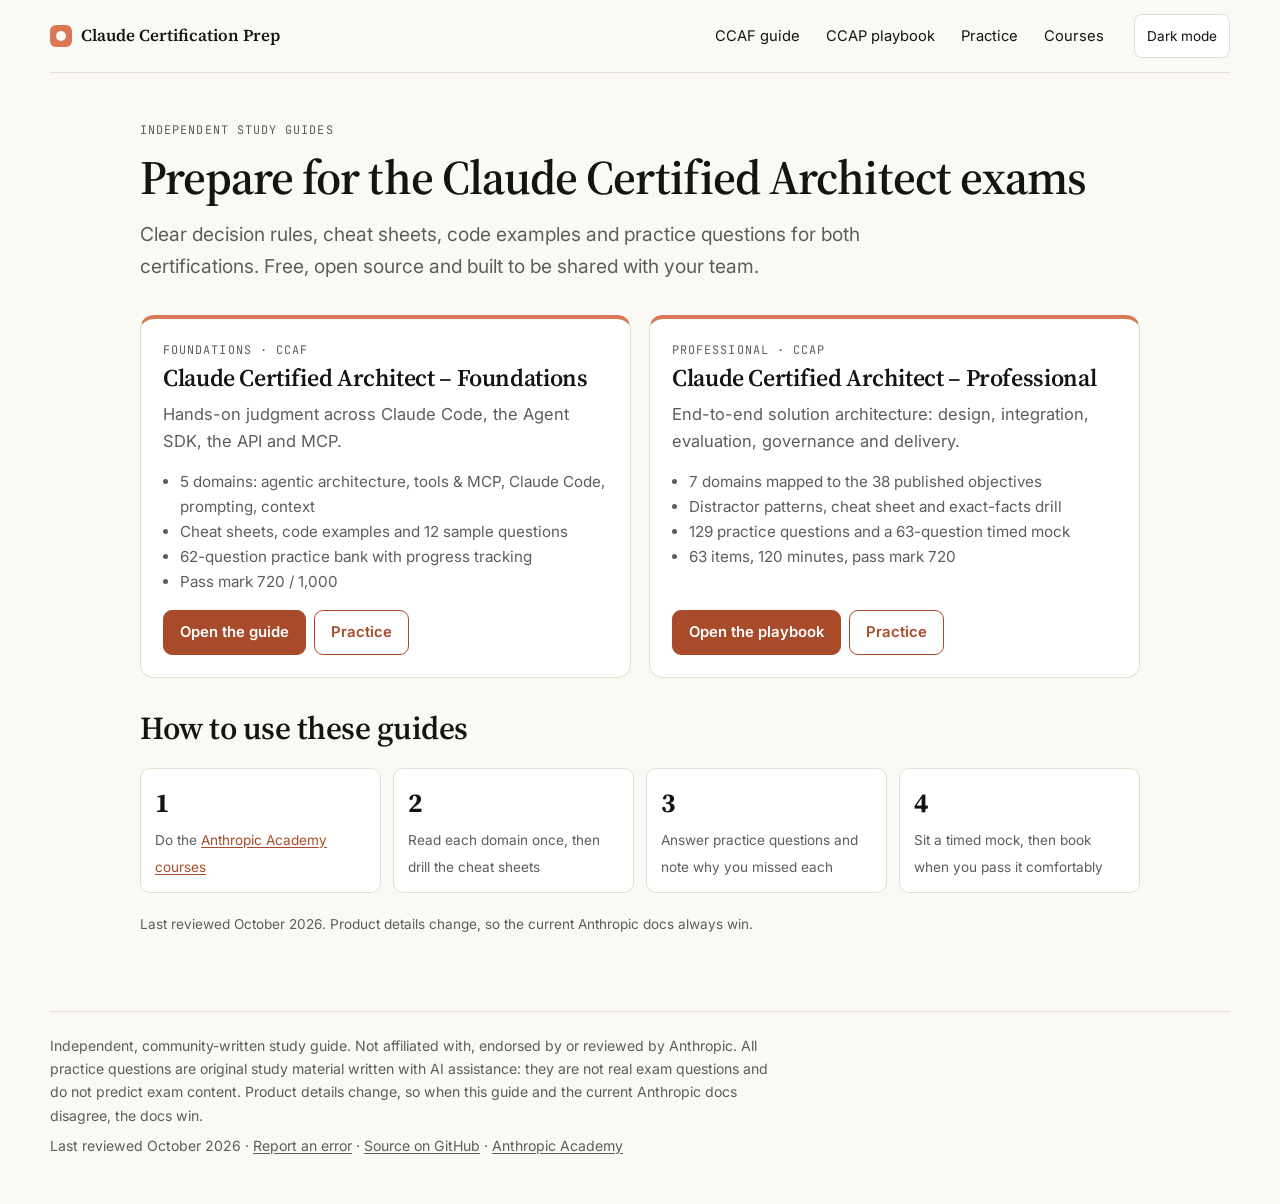
<file: index.html>
<!doctype html>
<html lang="en">
<head>
<meta charset="utf-8">
<meta name="viewport" content="width=device-width,initial-scale=1,viewport-fit=cover">
<title>Claude Certification Prep · CCAF and CCAP study guides</title>
<meta name="description" content="Free, independent study guides for the Claude Certified Architect exams: Foundations (CCAF) and Professional (CCAP). Domain guides, cheat sheets, practice questions and a timed mock.">
<link rel="canonical" href="https://mukesh-simform.github.io/claude-certified-architect-guide/">
<meta property="og:type" content="website">
<meta property="og:site_name" content="Claude Certification Prep">
<meta property="og:title" content="Claude Certification Prep · CCAF and CCAP study guides">
<meta property="og:description" content="Free, independent study guides for the Claude Certified Architect exams: Foundations (CCAF) and Professional (CCAP). Domain guides, cheat sheets, practice questions and a timed mock.">
<meta property="og:url" content="https://mukesh-simform.github.io/claude-certified-architect-guide/">
<meta property="og:image" content="https://mukesh-simform.github.io/claude-certified-architect-guide/assets/img/og-card.png">
<meta property="og:image:width" content="1200">
<meta property="og:image:height" content="630">
<meta name="twitter:card" content="summary_large_image">
<meta name="theme-color" content="#FAF9F5" media="(prefers-color-scheme: light)">
<meta name="theme-color" content="#1F1E1D" media="(prefers-color-scheme: dark)">
<link rel="apple-touch-icon" href="assets/img/apple-touch-icon.png">
<meta name="color-scheme" content="light dark">
<link rel="icon" href="favicon.svg" type="image/svg+xml">
<link rel="preconnect" href="https://fonts.googleapis.com">
<link rel="preconnect" href="https://fonts.gstatic.com" crossorigin>
<link rel="stylesheet" href="https://fonts.googleapis.com/css2?family=Inter:wght@400;500;600;700&family=JetBrains+Mono:wght@400;600&family=Source+Serif+4:opsz,wght@8..60,400;8..60,600;8..60,700&display=swap">
<link rel="stylesheet" href="assets/css/theme.css">
<script src="assets/js/theme.js"></script>
</head>
<body>
<a class="skip" href="#main">Skip to content</a>
<header class="sitebar">
  <a class="logo" href="index.html"><i aria-hidden="true"></i>Claude Certification Prep</a>
  <nav aria-label="Site">
    <a href="ccaf/index.html">CCAF guide</a><a href="ccap/index.html">CCAP playbook</a><a href="practice/index.html">Practice</a><a href="courses/index.html">Courses</a>
  </nav>
  <button class="iconbtn" id="themebtn" type="button">Dark mode</button>
</header>
<main class="landing" id="main">
  <div class="eyebrow">Independent study guides</div>
  <h1>Prepare for the Claude Certified Architect exams</h1>
  <p class="lead">Clear decision rules, cheat sheets, code examples and practice questions for both certifications. Free, open source and built to be shared with your team.</p>

  <div class="cards">
    <article class="card">
      <div class="eyebrow">Foundations · CCAF</div>
      <h2>Claude Certified Architect – Foundations</h2>
      <p>Hands-on judgment across Claude Code, the Agent SDK, the API and MCP.</p>
      <ul>
        <li>5 domains: agentic architecture, tools &amp; MCP, Claude Code, prompting, context</li>
        <li>Cheat sheets, code examples and 12 sample questions</li>
        <li>62-question practice bank with progress tracking</li>
        <li>Pass mark 720 / 1,000</li>
      </ul>
      <div class="go"><a class="btnlink primary" href="ccaf/index.html">Open the guide</a><a class="btnlink" href="ccaf/practice.html">Practice</a></div>
    </article>
    <article class="card">
      <div class="eyebrow">Professional · CCAP</div>
      <h2>Claude Certified Architect – Professional</h2>
      <p>End-to-end solution architecture: design, integration, evaluation, governance and delivery.</p>
      <ul>
        <li>7 domains mapped to the 38 published objectives</li>
        <li>Distractor patterns, cheat sheet and exact-facts drill</li>
        <li>129 practice questions and a 63-question timed mock</li>
        <li>63 items, 120 minutes, pass mark 720</li>
      </ul>
      <div class="go"><a class="btnlink primary" href="ccap/index.html">Open the playbook</a><a class="btnlink" href="practice/index.html">Practice</a></div>
    </article>
  </div>

  <h2>How to use these guides</h2>
  <div class="facts">
    <div class="fact"><b>1</b><span>Do the <a href="courses/index.html">Anthropic Academy courses</a></span></div>
    <div class="fact"><b>2</b><span>Read each domain once, then drill the cheat sheets</span></div>
    <div class="fact"><b>3</b><span>Answer practice questions and note why you missed each</span></div>
    <div class="fact"><b>4</b><span>Sit a timed mock, then book when you pass it comfortably</span></div>
  </div>
  <p class="srcl">Last reviewed <span data-reviewed></span>. Product details change, so the current Anthropic docs always win.</p>
</main>
<footer class="sitefoot">
  <p>Independent, community-written study guide. Not affiliated with, endorsed by or reviewed by Anthropic. All practice questions are original study material written with AI assistance: they are not real exam questions and do not predict exam content. Product details change, so when this guide and the current Anthropic docs disagree, the docs win.</p>
  <p>Last reviewed <span data-reviewed>October 2026</span> · <a href="https://github.com/mukesh-simform/claude-certified-architect-guide/issues/new/choose">Report an error</a> · <a href="https://github.com/mukesh-simform/claude-certified-architect-guide">Source on GitHub</a> · <a href="https://anthropic.skilljar.com/">Anthropic Academy</a></p>
</footer>
<script src="assets/js/legacy-redirect.js"></script>
</body>
</html>
</file>
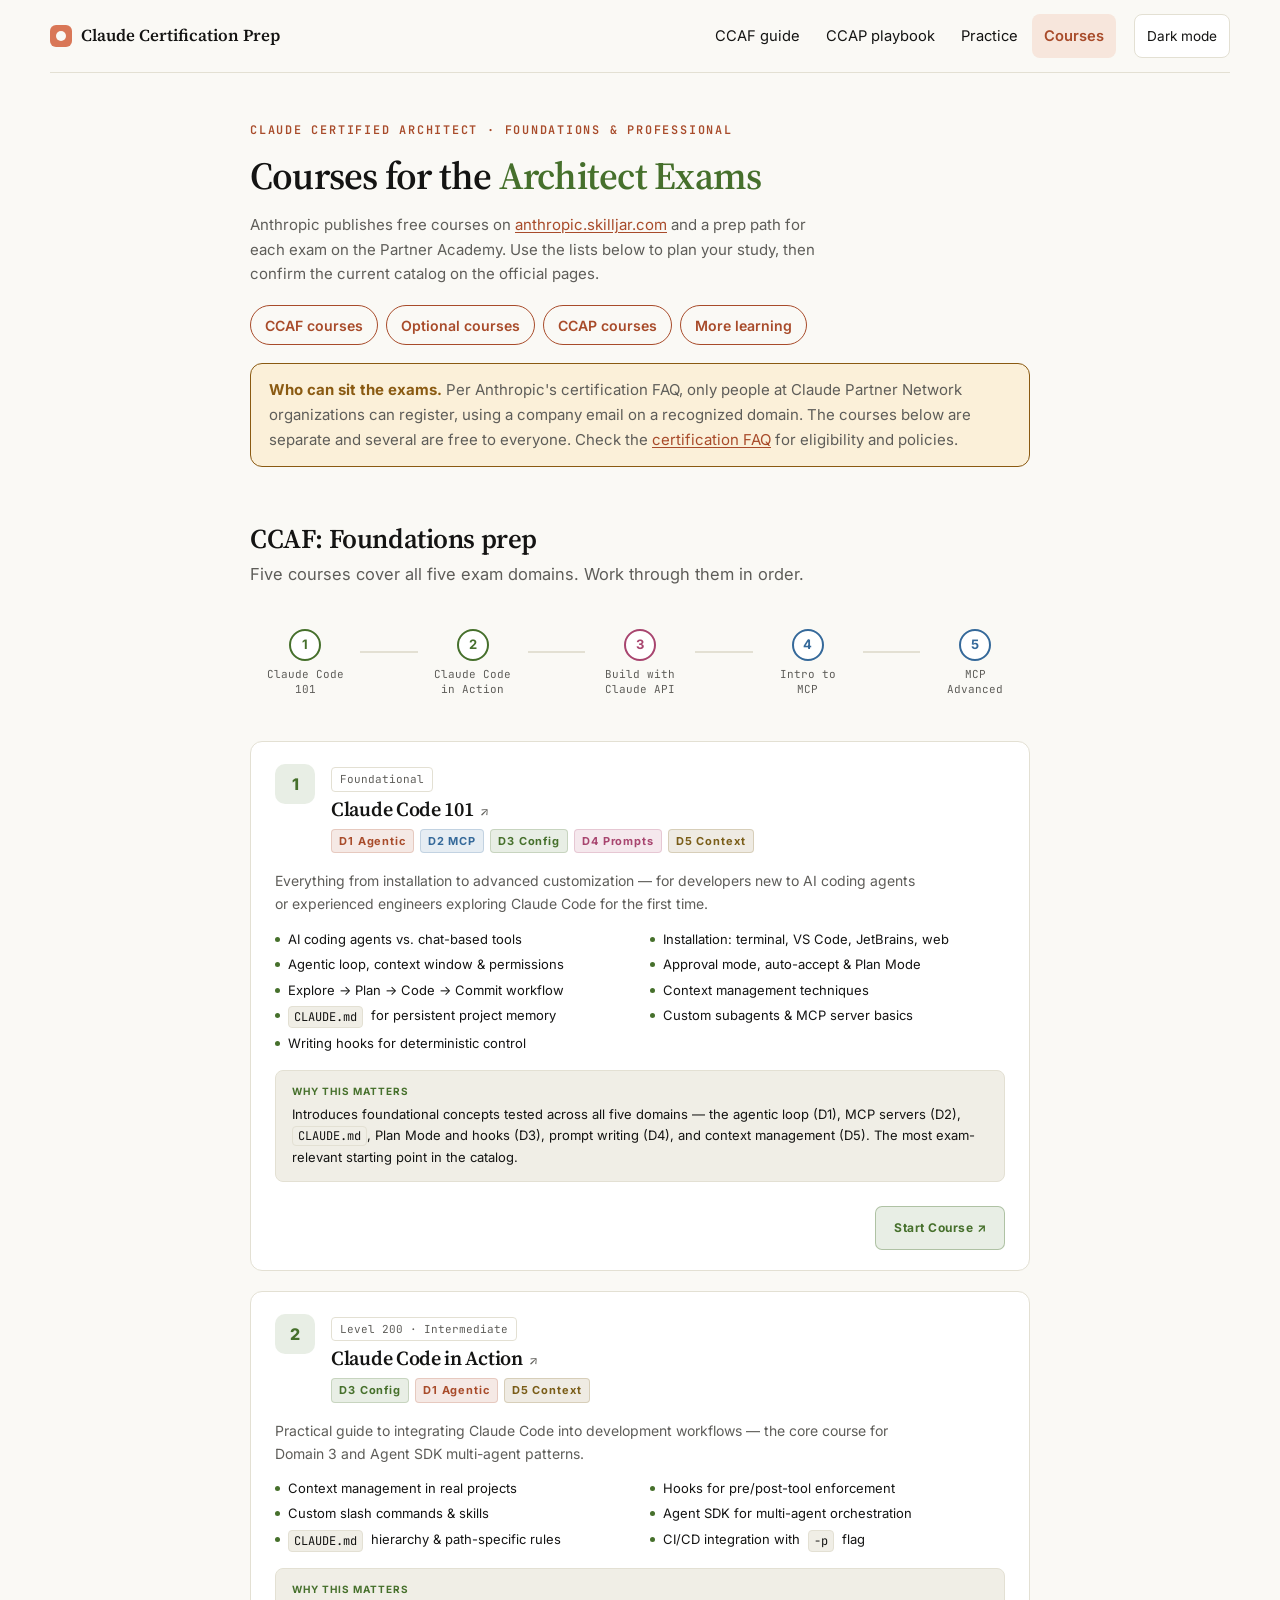
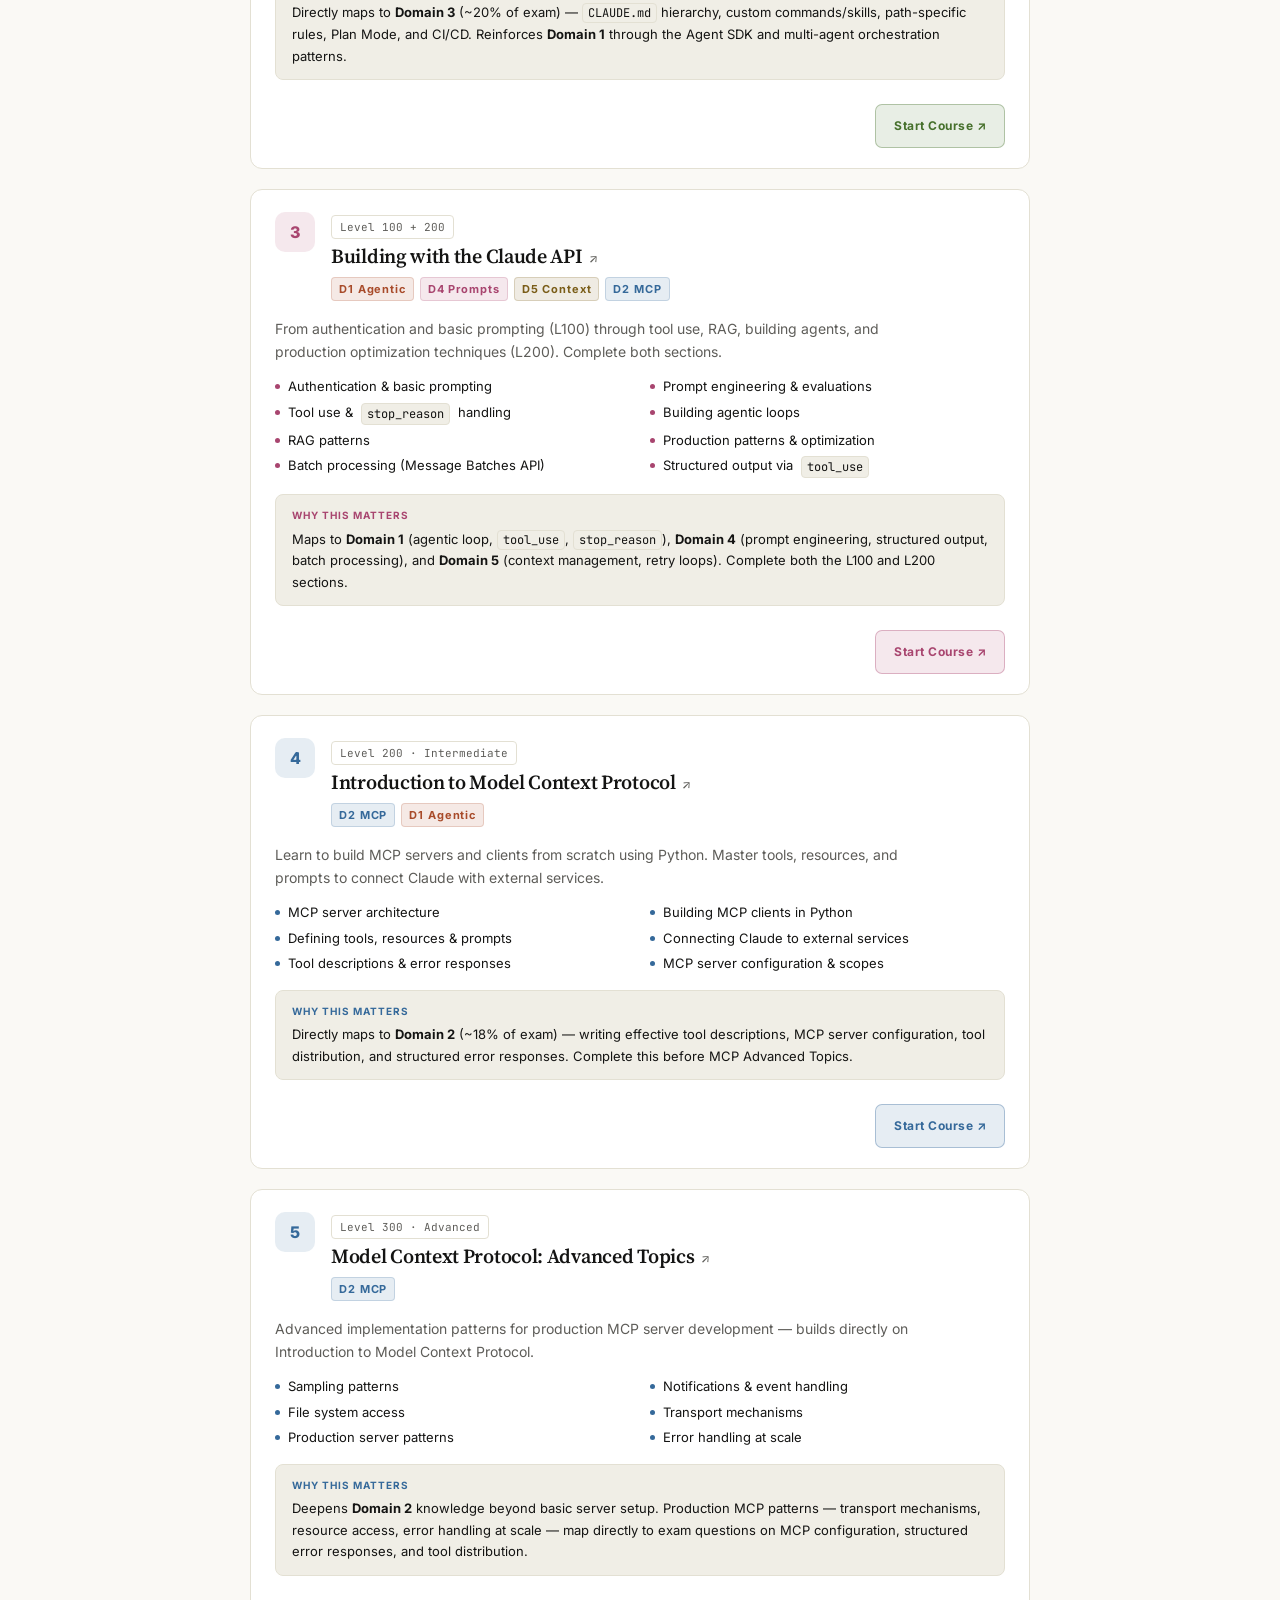
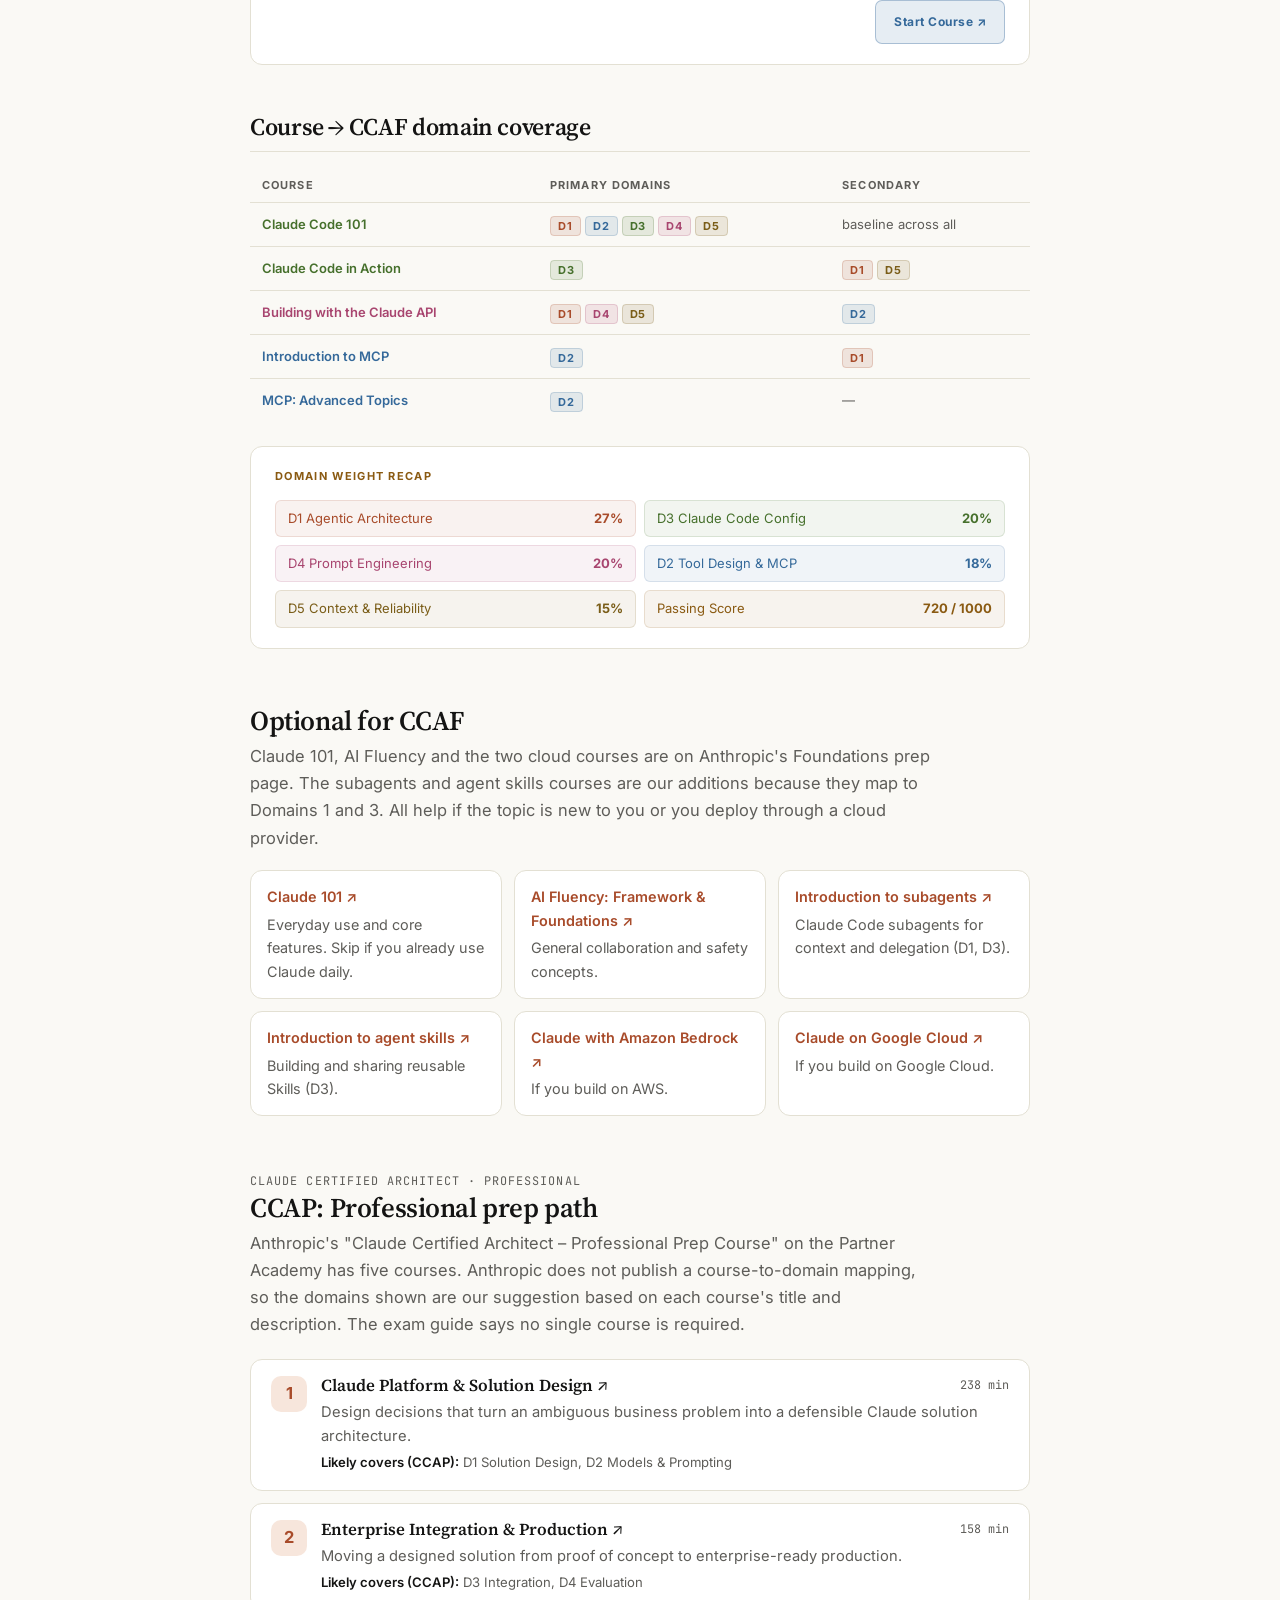
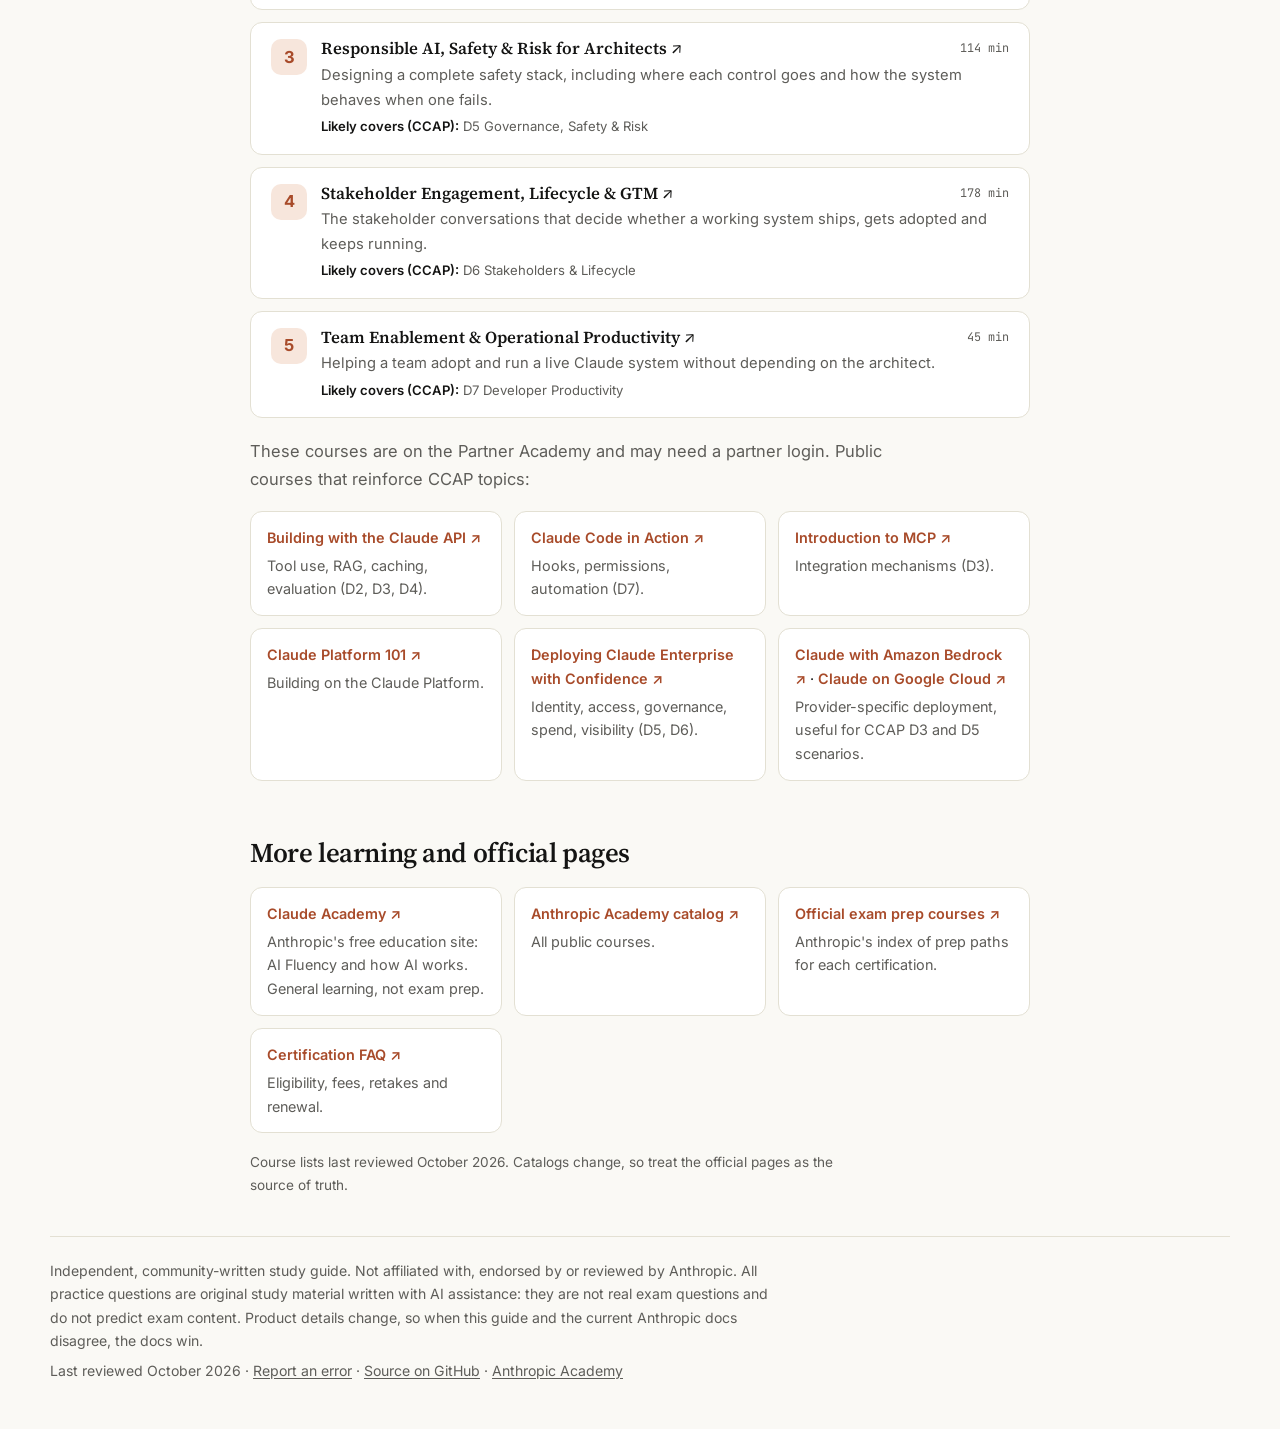
<file: courses/index.html>
<!doctype html>
<html lang="en">
<head>
<meta charset="utf-8">
<meta name="viewport" content="width=device-width,initial-scale=1,viewport-fit=cover">
<title>Courses · Claude Certification Prep</title>
<meta name="description" content="The Anthropic Academy courses that map to the Claude Certified Architect exams, with domain coverage.">
<link rel="canonical" href="https://mukesh-simform.github.io/claude-certified-architect-guide/courses/">
<meta property="og:type" content="website">
<meta property="og:site_name" content="Claude Certification Prep">
<meta property="og:title" content="Courses · Claude Certification Prep">
<meta property="og:description" content="The Anthropic Academy courses that map to the Claude Certified Architect exams, with domain coverage.">
<meta property="og:url" content="https://mukesh-simform.github.io/claude-certified-architect-guide/courses/">
<meta property="og:image" content="https://mukesh-simform.github.io/claude-certified-architect-guide/assets/img/og-card.png">
<meta property="og:image:width" content="1200">
<meta property="og:image:height" content="630">
<meta name="twitter:card" content="summary_large_image">
<meta name="theme-color" content="#FAF9F5" media="(prefers-color-scheme: light)">
<meta name="theme-color" content="#1F1E1D" media="(prefers-color-scheme: dark)">
<link rel="apple-touch-icon" href="../assets/img/apple-touch-icon.png">
<meta name="color-scheme" content="light dark">
<link rel="icon" href="../favicon.svg" type="image/svg+xml">
<link rel="preconnect" href="https://fonts.googleapis.com">
<link rel="preconnect" href="https://fonts.gstatic.com" crossorigin>
<link rel="stylesheet" href="https://fonts.googleapis.com/css2?family=Inter:wght@400;500;600;700&family=JetBrains+Mono:wght@400;600&family=Source+Serif+4:opsz,wght@8..60,400;8..60,600;8..60,700&display=swap">
<link rel="stylesheet" href="../assets/css/theme.css">
<link rel="stylesheet" href="courses.css">
<script src="../assets/js/theme.js"></script>
</head>
<body>
<a class="skip" href="#main">Skip to content</a>
<header class="sitebar">
  <a class="logo" href="../index.html"><i aria-hidden="true"></i>Claude Certification Prep</a>
  <nav aria-label="Site">
    <a href="../ccaf/index.html">CCAF guide</a><a href="../ccap/index.html">CCAP playbook</a><a href="../practice/index.html">Practice</a><a href="../courses/index.html" aria-current="page">Courses</a>
  </nav>
  <button class="iconbtn" id="themebtn" type="button">Dark mode</button>
</header>
<main class="cwrap" id="main">
<div class="hero">
  <div class="eyebrow">Claude Certified Architect · Foundations &amp; Professional</div>
  <h1>Courses for the <span>Architect Exams</span></h1>
  <p>Anthropic publishes free courses on <a href="https://anthropic.skilljar.com/">anthropic.skilljar.com</a> and a prep path for each exam on the Partner Academy. Use the lists below to plan your study, then confirm the current catalog on the official pages.</p>
  <div class="jump"><a href="#ccaf-courses">CCAF courses</a><a href="#ccaf-optional">Optional courses</a><a href="#ccap-courses">CCAP courses</a><a href="#more-learning">More learning</a></div>
  <div class="callbox"><p><b>Who can sit the exams.</b> Per Anthropic's certification FAQ, only people at Claude Partner Network organizations can register, using a company email on a recognized domain. The courses below are separate and several are free to everyone. Check the <a href="https://anthropic-partners.skilljar.com/page/faq-certifications">certification FAQ</a> for eligibility and policies.</p></div>
</div>

<div class="csec csec-first" id="ccaf-courses"><h2>CCAF: Foundations prep</h2><p>Five courses cover all five exam domains. Work through them in order.</p></div>

<div class="progress-track">
  <div class="progress-step">
    <div class="step-num" style="border-color:var(--d3);color:var(--d3);">1</div>
    <div class="step-label">Claude Code<br>101</div>
  </div>
  <div class="progress-connector"></div>
  <div class="progress-step">
    <div class="step-num" style="border-color:var(--d3);color:var(--d3);">2</div>
    <div class="step-label">Claude Code<br>in Action</div>
  </div>
  <div class="progress-connector"></div>
  <div class="progress-step">
    <div class="step-num" style="border-color:var(--d4);color:var(--d4);">3</div>
    <div class="step-label">Build with<br>Claude API</div>
  </div>
  <div class="progress-connector"></div>
  <div class="progress-step">
    <div class="step-num" style="border-color:var(--d2);color:var(--d2);">4</div>
    <div class="step-label">Intro to<br>MCP</div>
  </div>
  <div class="progress-connector"></div>
  <div class="progress-step">
    <div class="step-num" style="border-color:var(--d2);color:var(--d2);">5</div>
    <div class="step-label">MCP<br>Advanced</div>
  </div>
</div>

<div class="courses">

  <!-- 1: Claude Code 101 -->
  <div class="course-card">
    <div class="course-header">
      <div class="course-num" style="background:color-mix(in srgb,var(--d3) 12%,transparent);color:var(--d3);">1</div>
      <div class="course-meta">
        <div class="level-badge">Foundational</div>
        <h2><a href="https://anthropic.skilljar.com/claude-code-101" target="_blank" rel="noopener">Claude Code 101 <span class="ext">↗</span></a></h2>
        <div class="domain-tags">
          <span class="dtag dtag-d1">D1 Agentic</span>
          <span class="dtag dtag-d2">D2 MCP</span>
          <span class="dtag dtag-d3">D3 Config</span>
          <span class="dtag dtag-d4">D4 Prompts</span>
          <span class="dtag dtag-d5">D5 Context</span>
        </div>
      </div>
    </div>
    <div class="course-body">
      <p class="course-desc">Everything from installation to advanced customization — for developers new to AI coding agents or experienced engineers exploring Claude Code for the first time.</p>
      <div class="topics-grid">
        <div class="topic-item"><span class="topic-dot" style="background:var(--d3)"></span>AI coding agents vs. chat-based tools</div>
        <div class="topic-item"><span class="topic-dot" style="background:var(--d3)"></span>Installation: terminal, VS Code, JetBrains, web</div>
        <div class="topic-item"><span class="topic-dot" style="background:var(--d3)"></span>Agentic loop, context window &amp; permissions</div>
        <div class="topic-item"><span class="topic-dot" style="background:var(--d3)"></span>Approval mode, auto-accept &amp; Plan Mode</div>
        <div class="topic-item"><span class="topic-dot" style="background:var(--d3)"></span>Explore → Plan → Code → Commit workflow</div>
        <div class="topic-item"><span class="topic-dot" style="background:var(--d3)"></span>Context management techniques</div>
        <div class="topic-item"><span class="topic-dot" style="background:var(--d3)"></span><code>CLAUDE.md</code> for persistent project memory</div>
        <div class="topic-item"><span class="topic-dot" style="background:var(--d3)"></span>Custom subagents &amp; MCP server basics</div>
        <div class="topic-item"><span class="topic-dot" style="background:var(--d3)"></span>Writing hooks for deterministic control</div>
      </div>
      <div class="exam-note">
        <div class="exam-note-label" style="color:var(--d3)">Why this matters</div>
        Introduces foundational concepts tested across all five domains — the agentic loop (D1), MCP servers (D2), <code>CLAUDE.md</code>, Plan Mode and hooks (D3), prompt writing (D4), and context management (D5). The most exam-relevant starting point in the catalog.
      </div>
    </div>
    <div class="enroll-row">
      <a href="https://anthropic.skilljar.com/claude-code-101" target="_blank" rel="noopener" class="enroll-btn" style="background:color-mix(in srgb,var(--d3) 12%,transparent);border-color:color-mix(in srgb,var(--d3) 35%,transparent);color:var(--d3);">Start Course ↗</a>
    </div>
  </div>

  <!-- 2: Claude Code in Action -->
  <div class="course-card">
    <div class="course-header">
      <div class="course-num" style="background:color-mix(in srgb,var(--d3) 12%,transparent);color:var(--d3);">2</div>
      <div class="course-meta">
        <div class="level-badge">Level 200 · Intermediate</div>
        <h2><a href="https://anthropic.skilljar.com/claude-code-in-action" target="_blank" rel="noopener">Claude Code in Action <span class="ext">↗</span></a></h2>
        <div class="domain-tags">
          <span class="dtag dtag-d3">D3 Config</span>
          <span class="dtag dtag-d1">D1 Agentic</span>
          <span class="dtag dtag-d5">D5 Context</span>
        </div>
      </div>
    </div>
    <div class="course-body">
      <p class="course-desc">Practical guide to integrating Claude Code into development workflows — the core course for Domain 3 and Agent SDK multi-agent patterns.</p>
      <div class="topics-grid">
        <div class="topic-item"><span class="topic-dot" style="background:var(--d3)"></span>Context management in real projects</div>
        <div class="topic-item"><span class="topic-dot" style="background:var(--d3)"></span>Hooks for pre/post-tool enforcement</div>
        <div class="topic-item"><span class="topic-dot" style="background:var(--d3)"></span>Custom slash commands &amp; skills</div>
        <div class="topic-item"><span class="topic-dot" style="background:var(--d3)"></span>Agent SDK for multi-agent orchestration</div>
        <div class="topic-item"><span class="topic-dot" style="background:var(--d3)"></span><code>CLAUDE.md</code> hierarchy &amp; path-specific rules</div>
        <div class="topic-item"><span class="topic-dot" style="background:var(--d3)"></span>CI/CD integration with <code>-p</code> flag</div>
      </div>
      <div class="exam-note">
        <div class="exam-note-label" style="color:var(--d3)">Why this matters</div>
        Directly maps to <strong>Domain 3</strong> (~20% of exam) — <code>CLAUDE.md</code> hierarchy, custom commands/skills, path-specific rules, Plan Mode, and CI/CD. Reinforces <strong>Domain 1</strong> through the Agent SDK and multi-agent orchestration patterns.
      </div>
    </div>
    <div class="enroll-row">
      <a href="https://anthropic.skilljar.com/claude-code-in-action" target="_blank" rel="noopener" class="enroll-btn" style="background:color-mix(in srgb,var(--d3) 12%,transparent);border-color:color-mix(in srgb,var(--d3) 35%,transparent);color:var(--d3);">Start Course ↗</a>
    </div>
  </div>

  <!-- 3: Building with the Claude API -->
  <div class="course-card">
    <div class="course-header">
      <div class="course-num" style="background:color-mix(in srgb,var(--d4) 12%,transparent);color:var(--d4);">3</div>
      <div class="course-meta">
        <div class="level-badge">Level 100 + 200</div>
        <h2><a href="https://anthropic.skilljar.com/claude-with-the-anthropic-api" target="_blank" rel="noopener">Building with the Claude API <span class="ext">↗</span></a></h2>
        <div class="domain-tags">
          <span class="dtag dtag-d1">D1 Agentic</span>
          <span class="dtag dtag-d4">D4 Prompts</span>
          <span class="dtag dtag-d5">D5 Context</span>
          <span class="dtag dtag-d2">D2 MCP</span>
        </div>
      </div>
    </div>
    <div class="course-body">
      <p class="course-desc">From authentication and basic prompting (L100) through tool use, RAG, building agents, and production optimization techniques (L200). Complete both sections.</p>
      <div class="topics-grid">
        <div class="topic-item"><span class="topic-dot" style="background:var(--d4)"></span>Authentication &amp; basic prompting</div>
        <div class="topic-item"><span class="topic-dot" style="background:var(--d4)"></span>Prompt engineering &amp; evaluations</div>
        <div class="topic-item"><span class="topic-dot" style="background:var(--d4)"></span>Tool use &amp; <code>stop_reason</code> handling</div>
        <div class="topic-item"><span class="topic-dot" style="background:var(--d4)"></span>Building agentic loops</div>
        <div class="topic-item"><span class="topic-dot" style="background:var(--d4)"></span>RAG patterns</div>
        <div class="topic-item"><span class="topic-dot" style="background:var(--d4)"></span>Production patterns &amp; optimization</div>
        <div class="topic-item"><span class="topic-dot" style="background:var(--d4)"></span>Batch processing (Message Batches API)</div>
        <div class="topic-item"><span class="topic-dot" style="background:var(--d4)"></span>Structured output via <code>tool_use</code></div>
      </div>
      <div class="exam-note">
        <div class="exam-note-label" style="color:var(--d4)">Why this matters</div>
        Maps to <strong>Domain 1</strong> (agentic loop, <code>tool_use</code>, <code>stop_reason</code>), <strong>Domain 4</strong> (prompt engineering, structured output, batch processing), and <strong>Domain 5</strong> (context management, retry loops). Complete both the L100 and L200 sections.
      </div>
    </div>
    <div class="enroll-row">
      <a href="https://anthropic.skilljar.com/claude-with-the-anthropic-api" target="_blank" rel="noopener" class="enroll-btn" style="background:color-mix(in srgb,var(--d4) 12%,transparent);border-color:color-mix(in srgb,var(--d4) 35%,transparent);color:var(--d4);">Start Course ↗</a>
    </div>
  </div>

  <!-- 4: Introduction to MCP -->
  <div class="course-card">
    <div class="course-header">
      <div class="course-num" style="background:color-mix(in srgb,var(--d2) 12%,transparent);color:var(--d2);">4</div>
      <div class="course-meta">
        <div class="level-badge">Level 200 · Intermediate</div>
        <h2><a href="https://anthropic.skilljar.com/introduction-to-model-context-protocol" target="_blank" rel="noopener">Introduction to Model Context Protocol <span class="ext">↗</span></a></h2>
        <div class="domain-tags">
          <span class="dtag dtag-d2">D2 MCP</span>
          <span class="dtag dtag-d1">D1 Agentic</span>
        </div>
      </div>
    </div>
    <div class="course-body">
      <p class="course-desc">Learn to build MCP servers and clients from scratch using Python. Master tools, resources, and prompts to connect Claude with external services.</p>
      <div class="topics-grid">
        <div class="topic-item"><span class="topic-dot" style="background:var(--d2)"></span>MCP server architecture</div>
        <div class="topic-item"><span class="topic-dot" style="background:var(--d2)"></span>Building MCP clients in Python</div>
        <div class="topic-item"><span class="topic-dot" style="background:var(--d2)"></span>Defining tools, resources &amp; prompts</div>
        <div class="topic-item"><span class="topic-dot" style="background:var(--d2)"></span>Connecting Claude to external services</div>
        <div class="topic-item"><span class="topic-dot" style="background:var(--d2)"></span>Tool descriptions &amp; error responses</div>
        <div class="topic-item"><span class="topic-dot" style="background:var(--d2)"></span>MCP server configuration &amp; scopes</div>
      </div>
      <div class="exam-note">
        <div class="exam-note-label" style="color:var(--d2)">Why this matters</div>
        Directly maps to <strong>Domain 2</strong> (~18% of exam) — writing effective tool descriptions, MCP server configuration, tool distribution, and structured error responses. Complete this before MCP Advanced Topics.
      </div>
    </div>
    <div class="enroll-row">
      <a href="https://anthropic.skilljar.com/introduction-to-model-context-protocol" target="_blank" rel="noopener" class="enroll-btn" style="background:color-mix(in srgb,var(--d2) 12%,transparent);border-color:color-mix(in srgb,var(--d2) 35%,transparent);color:var(--d2);">Start Course ↗</a>
    </div>
  </div>

  <!-- 5: MCP Advanced Topics -->
  <div class="course-card">
    <div class="course-header">
      <div class="course-num" style="background:color-mix(in srgb,var(--d2) 12%,transparent);color:var(--d2);">5</div>
      <div class="course-meta">
        <div class="level-badge">Level 300 · Advanced</div>
        <h2><a href="https://anthropic.skilljar.com/model-context-protocol-advanced-topics" target="_blank" rel="noopener">Model Context Protocol: Advanced Topics <span class="ext">↗</span></a></h2>
        <div class="domain-tags">
          <span class="dtag dtag-d2">D2 MCP</span>
        </div>
      </div>
    </div>
    <div class="course-body">
      <p class="course-desc">Advanced implementation patterns for production MCP server development — builds directly on Introduction to Model Context Protocol.</p>
      <div class="topics-grid">
        <div class="topic-item"><span class="topic-dot" style="background:var(--d2)"></span>Sampling patterns</div>
        <div class="topic-item"><span class="topic-dot" style="background:var(--d2)"></span>Notifications &amp; event handling</div>
        <div class="topic-item"><span class="topic-dot" style="background:var(--d2)"></span>File system access</div>
        <div class="topic-item"><span class="topic-dot" style="background:var(--d2)"></span>Transport mechanisms</div>
        <div class="topic-item"><span class="topic-dot" style="background:var(--d2)"></span>Production server patterns</div>
        <div class="topic-item"><span class="topic-dot" style="background:var(--d2)"></span>Error handling at scale</div>
      </div>
      <div class="exam-note">
        <div class="exam-note-label" style="color:var(--d2)">Why this matters</div>
        Deepens <strong>Domain 2</strong> knowledge beyond basic server setup. Production MCP patterns — transport mechanisms, resource access, error handling at scale — map directly to exam questions on MCP configuration, structured error responses, and tool distribution.
      </div>
    </div>
    <div class="enroll-row">
      <a href="https://anthropic.skilljar.com/model-context-protocol-advanced-topics" target="_blank" rel="noopener" class="enroll-btn" style="background:color-mix(in srgb,var(--d2) 12%,transparent);border-color:color-mix(in srgb,var(--d2) 35%,transparent);color:var(--d2);">Start Course ↗</a>
    </div>
  </div>

</div>

<!-- Domain map -->
<div class="domain-map">
  <h2>Course → CCAF domain coverage</h2>
  <div class="tw" tabindex="0" role="region" aria-label="Course to domain coverage table">
  <table>
    <thead>
      <tr><th>Course</th><th>Primary Domains</th><th>Secondary</th></tr>
    </thead>
    <tbody>
      <tr>
        <td><a href="https://anthropic.skilljar.com/claude-code-101" target="_blank" rel="noopener" style="color:var(--d3);text-decoration:none;">Claude Code 101</a></td>
        <td><span class="dtag dtag-d1">D1</span> <span class="dtag dtag-d2">D2</span> <span class="dtag dtag-d3">D3</span> <span class="dtag dtag-d4">D4</span> <span class="dtag dtag-d5">D5</span></td>
        <td style="color:var(--muted);font-size:13px;">baseline across all</td>
      </tr>
      <tr>
        <td><a href="https://anthropic.skilljar.com/claude-code-in-action" target="_blank" rel="noopener" style="color:var(--d3);text-decoration:none;">Claude Code in Action</a></td>
        <td><span class="dtag dtag-d3">D3</span></td>
        <td><span class="dtag dtag-d1">D1</span> <span class="dtag dtag-d5">D5</span></td>
      </tr>
      <tr>
        <td><a href="https://anthropic.skilljar.com/claude-with-the-anthropic-api" target="_blank" rel="noopener" style="color:var(--d4);text-decoration:none;">Building with the Claude API</a></td>
        <td><span class="dtag dtag-d1">D1</span> <span class="dtag dtag-d4">D4</span> <span class="dtag dtag-d5">D5</span></td>
        <td><span class="dtag dtag-d2">D2</span></td>
      </tr>
      <tr>
        <td><a href="https://anthropic.skilljar.com/introduction-to-model-context-protocol" target="_blank" rel="noopener" style="color:var(--d2);text-decoration:none;">Introduction to MCP</a></td>
        <td><span class="dtag dtag-d2">D2</span></td>
        <td><span class="dtag dtag-d1">D1</span></td>
      </tr>
      <tr>
        <td><a href="https://anthropic.skilljar.com/model-context-protocol-advanced-topics" target="_blank" rel="noopener" style="color:var(--d2);text-decoration:none;">MCP: Advanced Topics</a></td>
        <td><span class="dtag dtag-d2">D2</span></td>
        <td style="color:var(--muted);font-size:13px;">—</td>
      </tr>
    </tbody>
  </table>
  </div>

  <div style="margin-top:24px;background:var(--surface);border:1px solid var(--line);border-radius:var(--radius);padding:20px 24px;">
    <div style="font-family:var(--f-body);font-size:11px;font-weight:700;letter-spacing:0.12em;text-transform:uppercase;color:var(--warn);margin-bottom:14px;">Domain Weight Recap</div>
    <div style="display:grid;grid-template-columns:1fr 1fr;gap:8px;font-size:13px;">
      <div style="display:flex;justify-content:space-between;padding:7px 12px;background:color-mix(in srgb,var(--d1) 7%,transparent);border-radius:6px;border:1px solid color-mix(in srgb,var(--d1) 15%,transparent)"><span style="color:var(--d1)">D1 Agentic Architecture</span><strong style="color:var(--d1)">27%</strong></div>
      <div style="display:flex;justify-content:space-between;padding:7px 12px;background:color-mix(in srgb,var(--d3) 7%,transparent);border-radius:6px;border:1px solid color-mix(in srgb,var(--d3) 15%,transparent)"><span style="color:var(--d3)">D3 Claude Code Config</span><strong style="color:var(--d3)">20%</strong></div>
      <div style="display:flex;justify-content:space-between;padding:7px 12px;background:color-mix(in srgb,var(--d4) 7%,transparent);border-radius:6px;border:1px solid color-mix(in srgb,var(--d4) 15%,transparent)"><span style="color:var(--d4)">D4 Prompt Engineering</span><strong style="color:var(--d4)">20%</strong></div>
      <div style="display:flex;justify-content:space-between;padding:7px 12px;background:color-mix(in srgb,var(--d2) 7%,transparent);border-radius:6px;border:1px solid color-mix(in srgb,var(--d2) 15%,transparent)"><span style="color:var(--d2)">D2 Tool Design &amp; MCP</span><strong style="color:var(--d2)">18%</strong></div>
      <div style="display:flex;justify-content:space-between;padding:7px 12px;background:color-mix(in srgb,var(--d5) 7%,transparent);border-radius:6px;border:1px solid color-mix(in srgb,var(--d5) 15%,transparent)"><span style="color:var(--d5)">D5 Context &amp; Reliability</span><strong style="color:var(--d5)">15%</strong></div>
      <div style="display:flex;justify-content:space-between;padding:7px 12px;background:color-mix(in srgb,var(--warn) 7%,transparent);border-radius:6px;border:1px solid color-mix(in srgb,var(--warn) 15%,transparent)"><span style="color:var(--warn)">Passing Score</span><strong style="color:var(--warn)">720 / 1000</strong></div>
    </div>
  </div>
</div>

<div class="csec" id="ccaf-optional">
  <h2>Optional for CCAF</h2>
  <p>Claude 101, AI Fluency and the two cloud courses are on Anthropic's Foundations prep page. The subagents and agent skills courses are our additions because they map to Domains 1 and 3. All help if the topic is new to you or you deploy through a cloud provider.</p>
  <div class="optgrid">
    <div class="opt"><a href="https://anthropic.skilljar.com/claude-101" target="_blank" rel="noopener">Claude 101 ↗</a><span>Everyday use and core features. Skip if you already use Claude daily.</span></div>
    <div class="opt"><a href="https://anthropic.skilljar.com/ai-fluency-framework-foundations" target="_blank" rel="noopener">AI Fluency: Framework &amp; Foundations ↗</a><span>General collaboration and safety concepts.</span></div>
    <div class="opt"><a href="https://anthropic.skilljar.com/introduction-to-subagents" target="_blank" rel="noopener">Introduction to subagents ↗</a><span>Claude Code subagents for context and delegation (D1, D3).</span></div>
    <div class="opt"><a href="https://anthropic.skilljar.com/introduction-to-agent-skills" target="_blank" rel="noopener">Introduction to agent skills ↗</a><span>Building and sharing reusable Skills (D3).</span></div>
    <div class="opt"><a href="https://anthropic.skilljar.com/claude-in-amazon-bedrock" target="_blank" rel="noopener">Claude with Amazon Bedrock ↗</a><span>If you build on AWS.</span></div>
    <div class="opt"><a href="https://anthropic.skilljar.com/claude-with-google-vertex" target="_blank" rel="noopener">Claude on Google Cloud ↗</a><span>If you build on Google Cloud.</span></div>
  </div>
</div>

<div class="csec" id="ccap-courses">
  <div class="eyebrow">Claude Certified Architect · Professional</div>
  <h2>CCAP: Professional prep path</h2>
  <p>Anthropic's "Claude Certified Architect – Professional Prep Course" on the Partner Academy has five courses. Anthropic does not publish a course-to-domain mapping, so the domains shown are our suggestion based on each course's title and description. The exam guide says no single course is required.</p>
  <div class="minilist">
    <div class="mini"><div class="n">1</div><h3><a href="https://anthropic-partners.skilljar.com/path/claude-certified-architect-professional/claude-platform-solution-design" target="_blank" rel="noopener">Claude Platform &amp; Solution Design ↗</a></h3><span class="len">238 min</span><p>Design decisions that turn an ambiguous business problem into a defensible Claude solution architecture.</p><div class="maps"><b>Likely covers (CCAP):</b> D1 Solution Design, D2 Models &amp; Prompting</div></div>
    <div class="mini"><div class="n">2</div><h3><a href="https://anthropic-partners.skilljar.com/path/claude-certified-architect-professional/enterprise-integration-production" target="_blank" rel="noopener">Enterprise Integration &amp; Production ↗</a></h3><span class="len">158 min</span><p>Moving a designed solution from proof of concept to enterprise-ready production.</p><div class="maps"><b>Likely covers (CCAP):</b> D3 Integration, D4 Evaluation</div></div>
    <div class="mini"><div class="n">3</div><h3><a href="https://anthropic-partners.skilljar.com/path/claude-certified-architect-professional/responsible-ai-safety-risk-for-architects" target="_blank" rel="noopener">Responsible AI, Safety &amp; Risk for Architects ↗</a></h3><span class="len">114 min</span><p>Designing a complete safety stack, including where each control goes and how the system behaves when one fails.</p><div class="maps"><b>Likely covers (CCAP):</b> D5 Governance, Safety &amp; Risk</div></div>
    <div class="mini"><div class="n">4</div><h3><a href="https://anthropic-partners.skilljar.com/path/claude-certified-architect-professional/stakeholder-engagement-lifecycle-gtm" target="_blank" rel="noopener">Stakeholder Engagement, Lifecycle &amp; GTM ↗</a></h3><span class="len">178 min</span><p>The stakeholder conversations that decide whether a working system ships, gets adopted and keeps running.</p><div class="maps"><b>Likely covers (CCAP):</b> D6 Stakeholders &amp; Lifecycle</div></div>
    <div class="mini"><div class="n">5</div><h3><a href="https://anthropic-partners.skilljar.com/path/claude-certified-architect-professional/developer-productivity-enablement" target="_blank" rel="noopener">Team Enablement &amp; Operational Productivity ↗</a></h3><span class="len">45 min</span><p>Helping a team adopt and run a live Claude system without depending on the architect.</p><div class="maps"><b>Likely covers (CCAP):</b> D7 Developer Productivity</div></div>
  </div>
  <p>These courses are on the Partner Academy and may need a partner login. Public courses that reinforce CCAP topics:</p>
  <div class="optgrid">
    <div class="opt"><a href="https://anthropic.skilljar.com/claude-with-the-anthropic-api" target="_blank" rel="noopener">Building with the Claude API ↗</a><span>Tool use, RAG, caching, evaluation (D2, D3, D4).</span></div>
    <div class="opt"><a href="https://anthropic.skilljar.com/claude-code-in-action" target="_blank" rel="noopener">Claude Code in Action ↗</a><span>Hooks, permissions, automation (D7).</span></div>
    <div class="opt"><a href="https://anthropic.skilljar.com/introduction-to-model-context-protocol" target="_blank" rel="noopener">Introduction to MCP ↗</a><span>Integration mechanisms (D3).</span></div>
    <div class="opt"><a href="https://anthropic.skilljar.com/claude-platform-101" target="_blank" rel="noopener">Claude Platform 101 ↗</a><span>Building on the Claude Platform.</span></div>
    <div class="opt"><a href="https://anthropic.skilljar.com/deploying-claude-enterprise-with-confidence" target="_blank" rel="noopener">Deploying Claude Enterprise with Confidence ↗</a><span>Identity, access, governance, spend, visibility (D5, D6).</span></div>
    <div class="opt"><a href="https://anthropic.skilljar.com/claude-in-amazon-bedrock" target="_blank" rel="noopener">Claude with Amazon Bedrock ↗</a> · <a href="https://anthropic.skilljar.com/claude-with-google-vertex" target="_blank" rel="noopener">Claude on Google Cloud ↗</a><span>Provider-specific deployment, useful for CCAP D3 and D5 scenarios.</span></div>
  </div>
</div>

<div class="csec" id="more-learning">
  <h2>More learning and official pages</h2>
  <div class="optgrid">
    <div class="opt"><a href="https://academy.claude.com/" target="_blank" rel="noopener">Claude Academy ↗</a><span>Anthropic's free education site: AI Fluency and how AI works. General learning, not exam prep.</span></div>
    <div class="opt"><a href="https://anthropic.skilljar.com/" target="_blank" rel="noopener">Anthropic Academy catalog ↗</a><span>All public courses.</span></div>
    <div class="opt"><a href="https://anthropic-partners.skilljar.com/page/claude-certification-exam-prep-courses" target="_blank" rel="noopener">Official exam prep courses ↗</a><span>Anthropic's index of prep paths for each certification.</span></div>
    <div class="opt"><a href="https://anthropic-partners.skilljar.com/page/faq-certifications" target="_blank" rel="noopener">Certification FAQ ↗</a><span>Eligibility, fees, retakes and renewal.</span></div>
  </div>
  <p class="srcl">Course lists last reviewed <span data-reviewed></span>. Catalogs change, so treat the official pages as the source of truth.</p>
</div>

</main>
<footer class="sitefoot">
  <p>Independent, community-written study guide. Not affiliated with, endorsed by or reviewed by Anthropic. All practice questions are original study material written with AI assistance: they are not real exam questions and do not predict exam content. Product details change, so when this guide and the current Anthropic docs disagree, the docs win.</p>
  <p>Last reviewed <span data-reviewed>October 2026</span> · <a href="https://github.com/mukesh-simform/claude-certified-architect-guide/issues/new/choose">Report an error</a> · <a href="https://github.com/mukesh-simform/claude-certified-architect-guide">Source on GitHub</a> · <a href="https://anthropic.skilljar.com/">Anthropic Academy</a></p>
</footer>

</body>
</html>
</file>
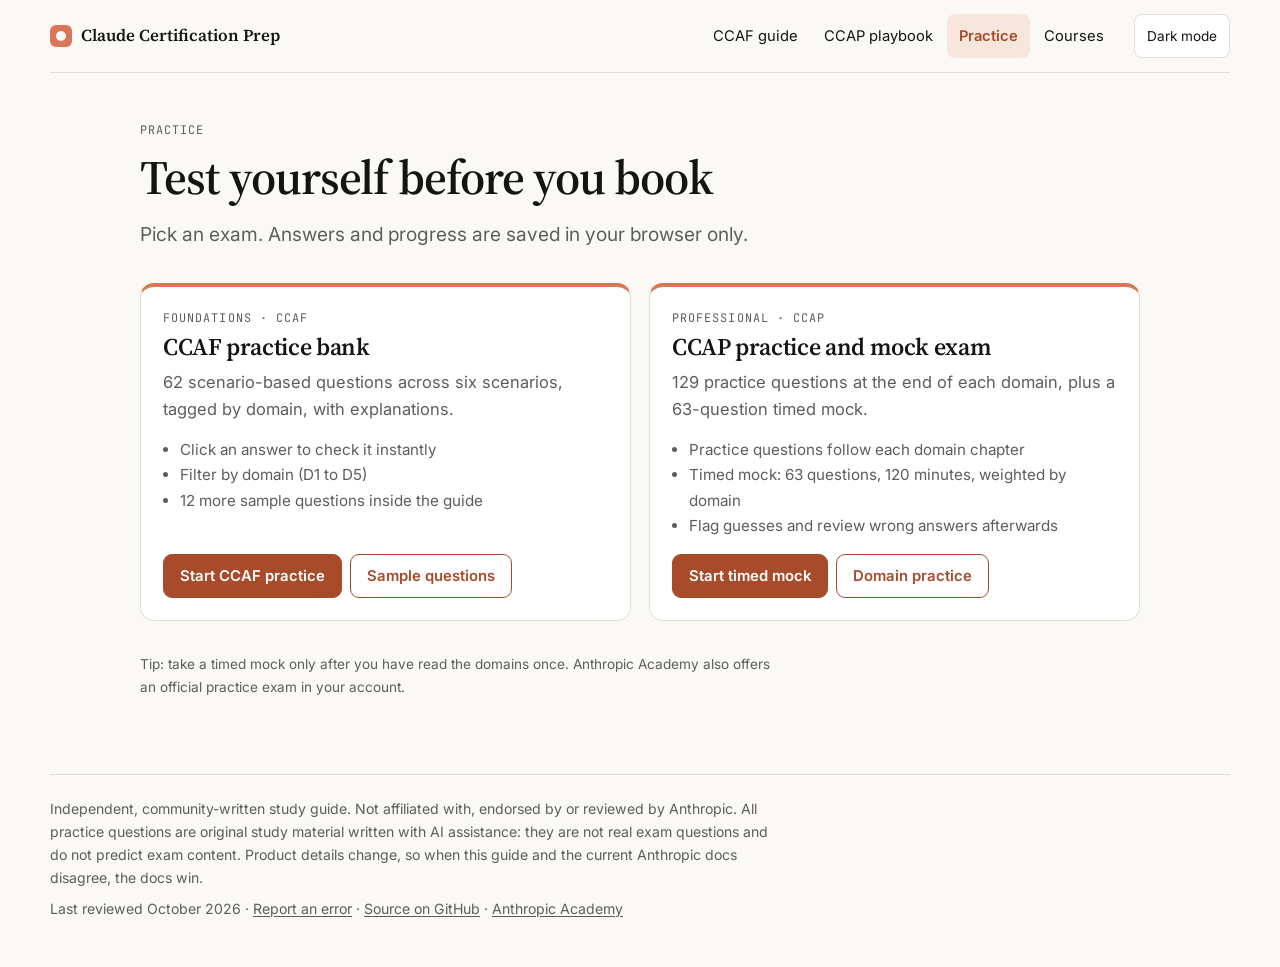
<file: practice/index.html>
<!doctype html>
<html lang="en">
<head>
<meta charset="utf-8">
<meta name="viewport" content="width=device-width,initial-scale=1,viewport-fit=cover">
<title>Practice · Claude Certification Prep</title>
<meta name="description" content="Practice questions and timed mock exams for the Claude Certified Architect Foundations (CCAF) and Professional (CCAP) exams.">
<link rel="canonical" href="https://mukesh-simform.github.io/claude-certified-architect-guide/practice/">
<meta property="og:type" content="website">
<meta property="og:site_name" content="Claude Certification Prep">
<meta property="og:title" content="Practice · Claude Certification Prep">
<meta property="og:description" content="Practice questions and timed mock exams for the Claude Certified Architect Foundations (CCAF) and Professional (CCAP) exams.">
<meta property="og:url" content="https://mukesh-simform.github.io/claude-certified-architect-guide/practice/">
<meta property="og:image" content="https://mukesh-simform.github.io/claude-certified-architect-guide/assets/img/og-card.png">
<meta property="og:image:width" content="1200">
<meta property="og:image:height" content="630">
<meta name="twitter:card" content="summary_large_image">
<meta name="theme-color" content="#FAF9F5" media="(prefers-color-scheme: light)">
<meta name="theme-color" content="#1F1E1D" media="(prefers-color-scheme: dark)">
<link rel="apple-touch-icon" href="../assets/img/apple-touch-icon.png">
<meta name="color-scheme" content="light dark">
<link rel="icon" href="../favicon.svg" type="image/svg+xml">
<link rel="preconnect" href="https://fonts.googleapis.com">
<link rel="preconnect" href="https://fonts.gstatic.com" crossorigin>
<link rel="stylesheet" href="https://fonts.googleapis.com/css2?family=Inter:wght@400;500;600;700&family=JetBrains+Mono:wght@400;600&family=Source+Serif+4:opsz,wght@8..60,400;8..60,600;8..60,700&display=swap">
<link rel="stylesheet" href="../assets/css/theme.css">
<script src="../assets/js/theme.js"></script>
</head>
<body>
<a class="skip" href="#main">Skip to content</a>
<header class="sitebar">
  <a class="logo" href="../index.html"><i aria-hidden="true"></i>Claude Certification Prep</a>
  <nav aria-label="Site">
    <a href="../ccaf/index.html">CCAF guide</a><a href="../ccap/index.html">CCAP playbook</a><a href="../practice/index.html" aria-current="page">Practice</a><a href="../courses/index.html">Courses</a>
  </nav>
  <button class="iconbtn" id="themebtn" type="button">Dark mode</button>
</header>
<main class="landing" id="main">
  <div class="eyebrow">Practice</div>
  <h1>Test yourself before you book</h1>
  <p class="lead">Pick an exam. Answers and progress are saved in your browser only.</p>
  <div class="cards">
    <article class="card">
      <div class="eyebrow">Foundations · CCAF</div>
      <h2>CCAF practice bank</h2>
      <p>62 scenario-based questions across six scenarios, tagged by domain, with explanations.</p>
      <ul>
        <li>Click an answer to check it instantly</li>
        <li>Filter by domain (D1 to D5)</li>
        <li>12 more sample questions inside the guide</li>
      </ul>
      <div class="go"><a class="btnlink primary" href="../ccaf/practice.html">Start CCAF practice</a><a class="btnlink" href="../ccaf/index.html#sample-questions">Sample questions</a></div>
    </article>
    <article class="card">
      <div class="eyebrow">Professional · CCAP</div>
      <h2>CCAP practice and mock exam</h2>
      <p>129 practice questions at the end of each domain, plus a 63-question timed mock.</p>
      <ul>
        <li>Practice questions follow each domain chapter</li>
        <li>Timed mock: 63 questions, 120 minutes, weighted by domain</li>
        <li>Flag guesses and review wrong answers afterwards</li>
      </ul>
      <div class="go"><a class="btnlink primary" href="../ccap/index.html#exam">Start timed mock</a><a class="btnlink" href="../ccap/index.html#d1">Domain practice</a></div>
    </article>
  </div>
  <p class="srcl">Tip: take a timed mock only after you have read the domains once. Anthropic Academy also offers an official practice exam in your account.</p>
</main>
<footer class="sitefoot">
  <p>Independent, community-written study guide. Not affiliated with, endorsed by or reviewed by Anthropic. All practice questions are original study material written with AI assistance: they are not real exam questions and do not predict exam content. Product details change, so when this guide and the current Anthropic docs disagree, the docs win.</p>
  <p>Last reviewed <span data-reviewed>October 2026</span> · <a href="https://github.com/mukesh-simform/claude-certified-architect-guide/issues/new/choose">Report an error</a> · <a href="https://github.com/mukesh-simform/claude-certified-architect-guide">Source on GitHub</a> · <a href="https://anthropic.skilljar.com/">Anthropic Academy</a></p>
</footer>
</body>
</html>
</file>
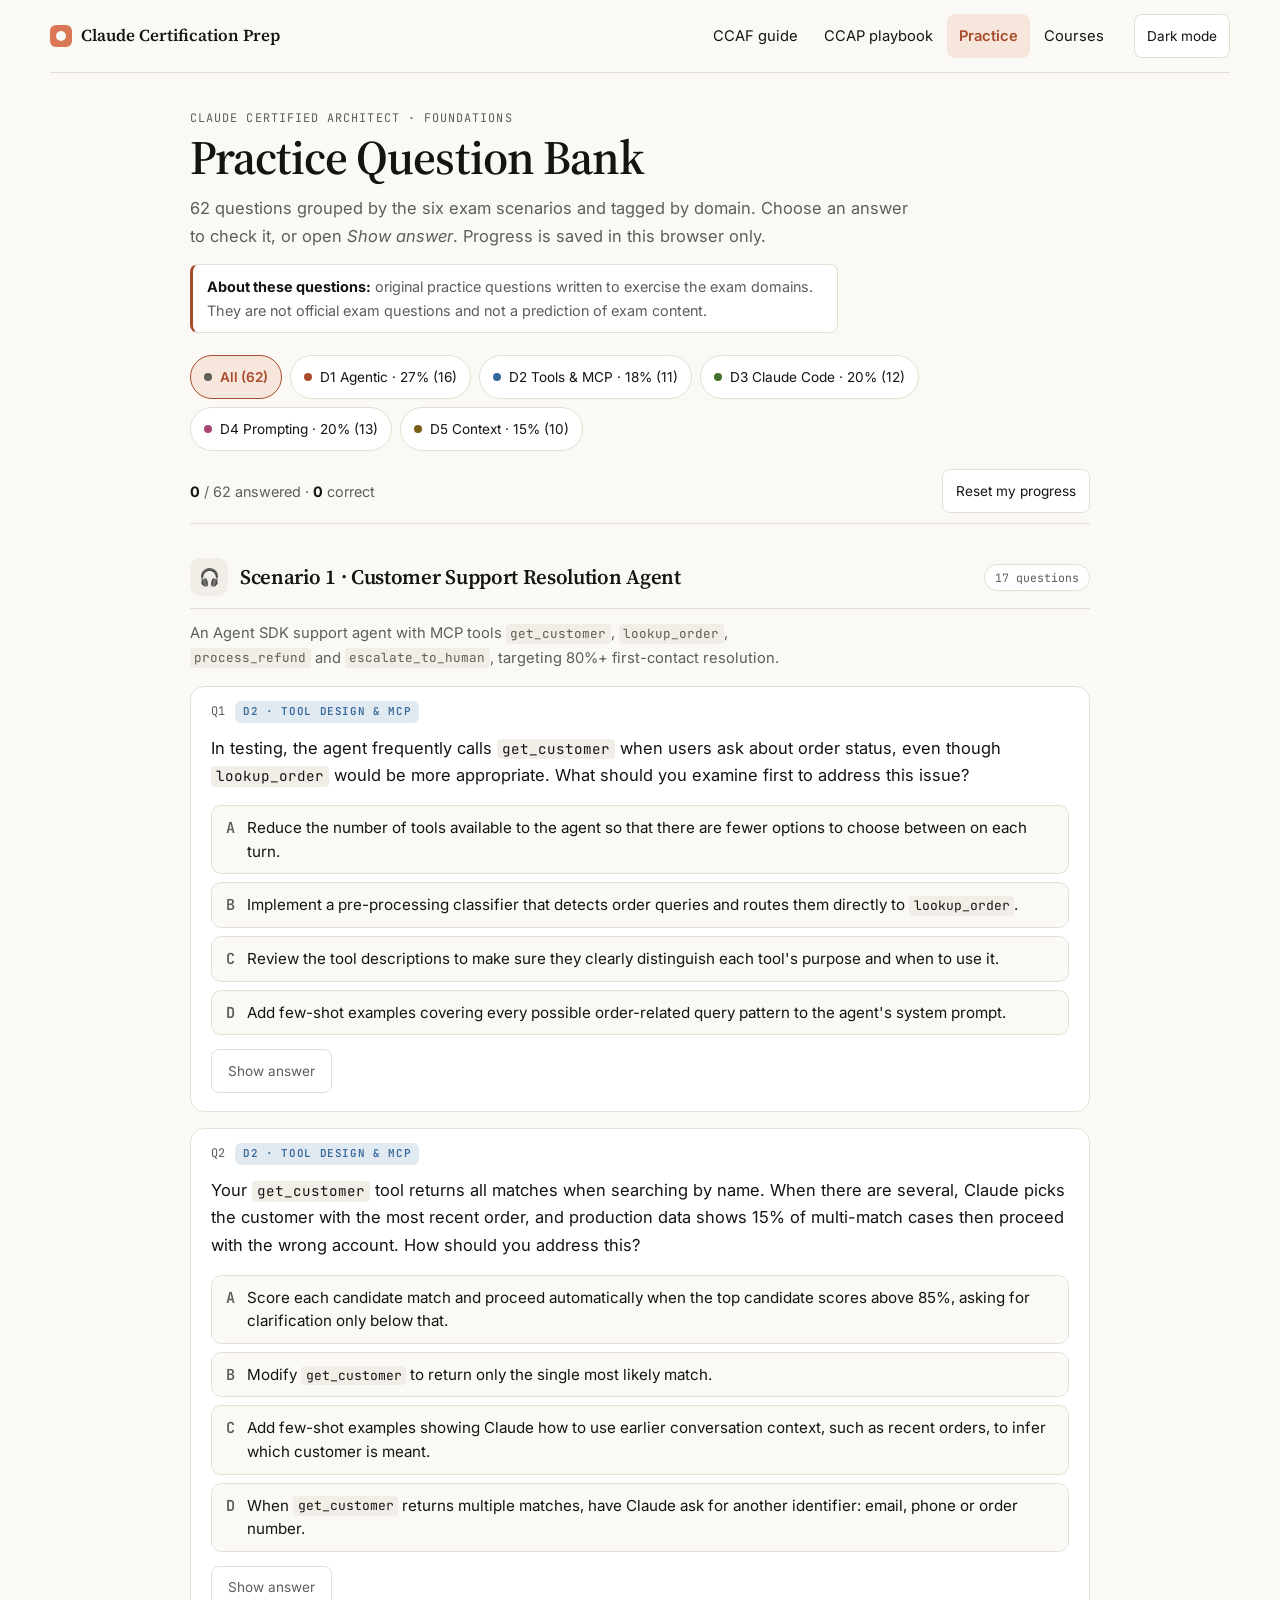
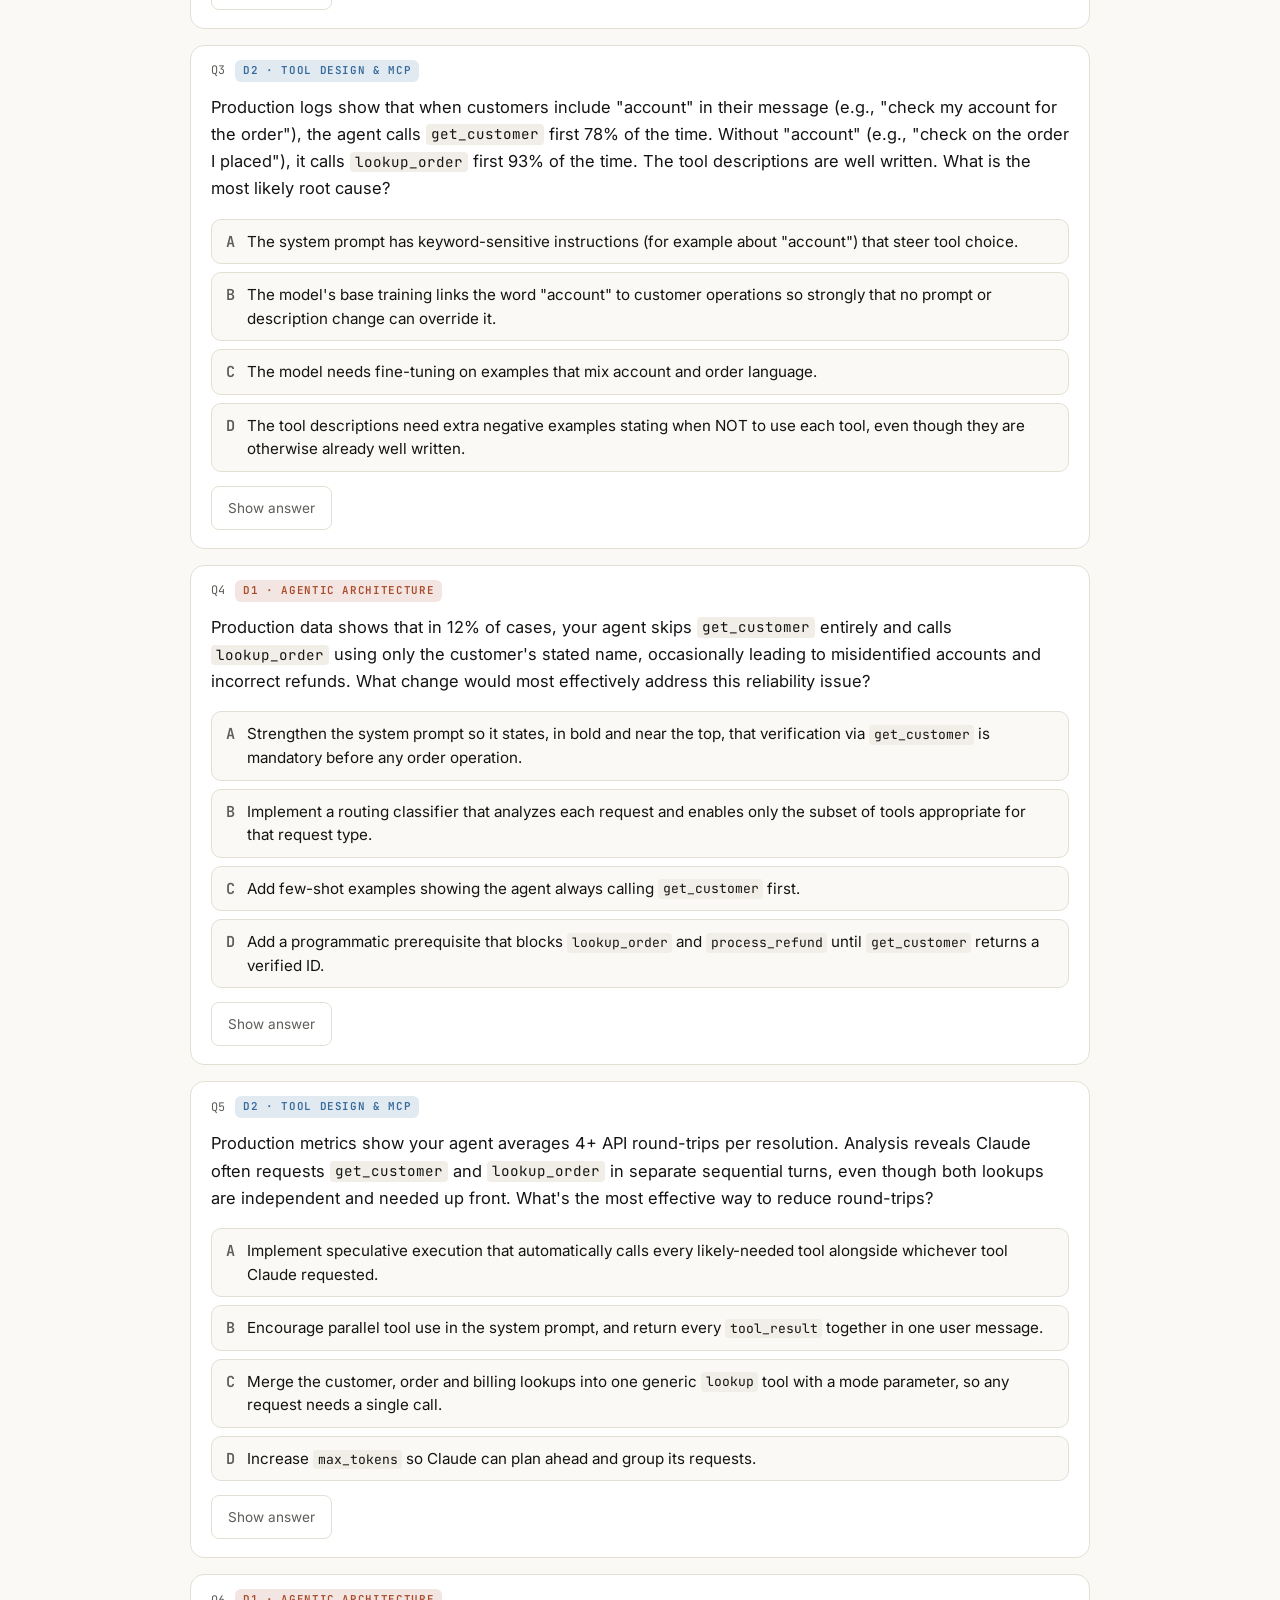
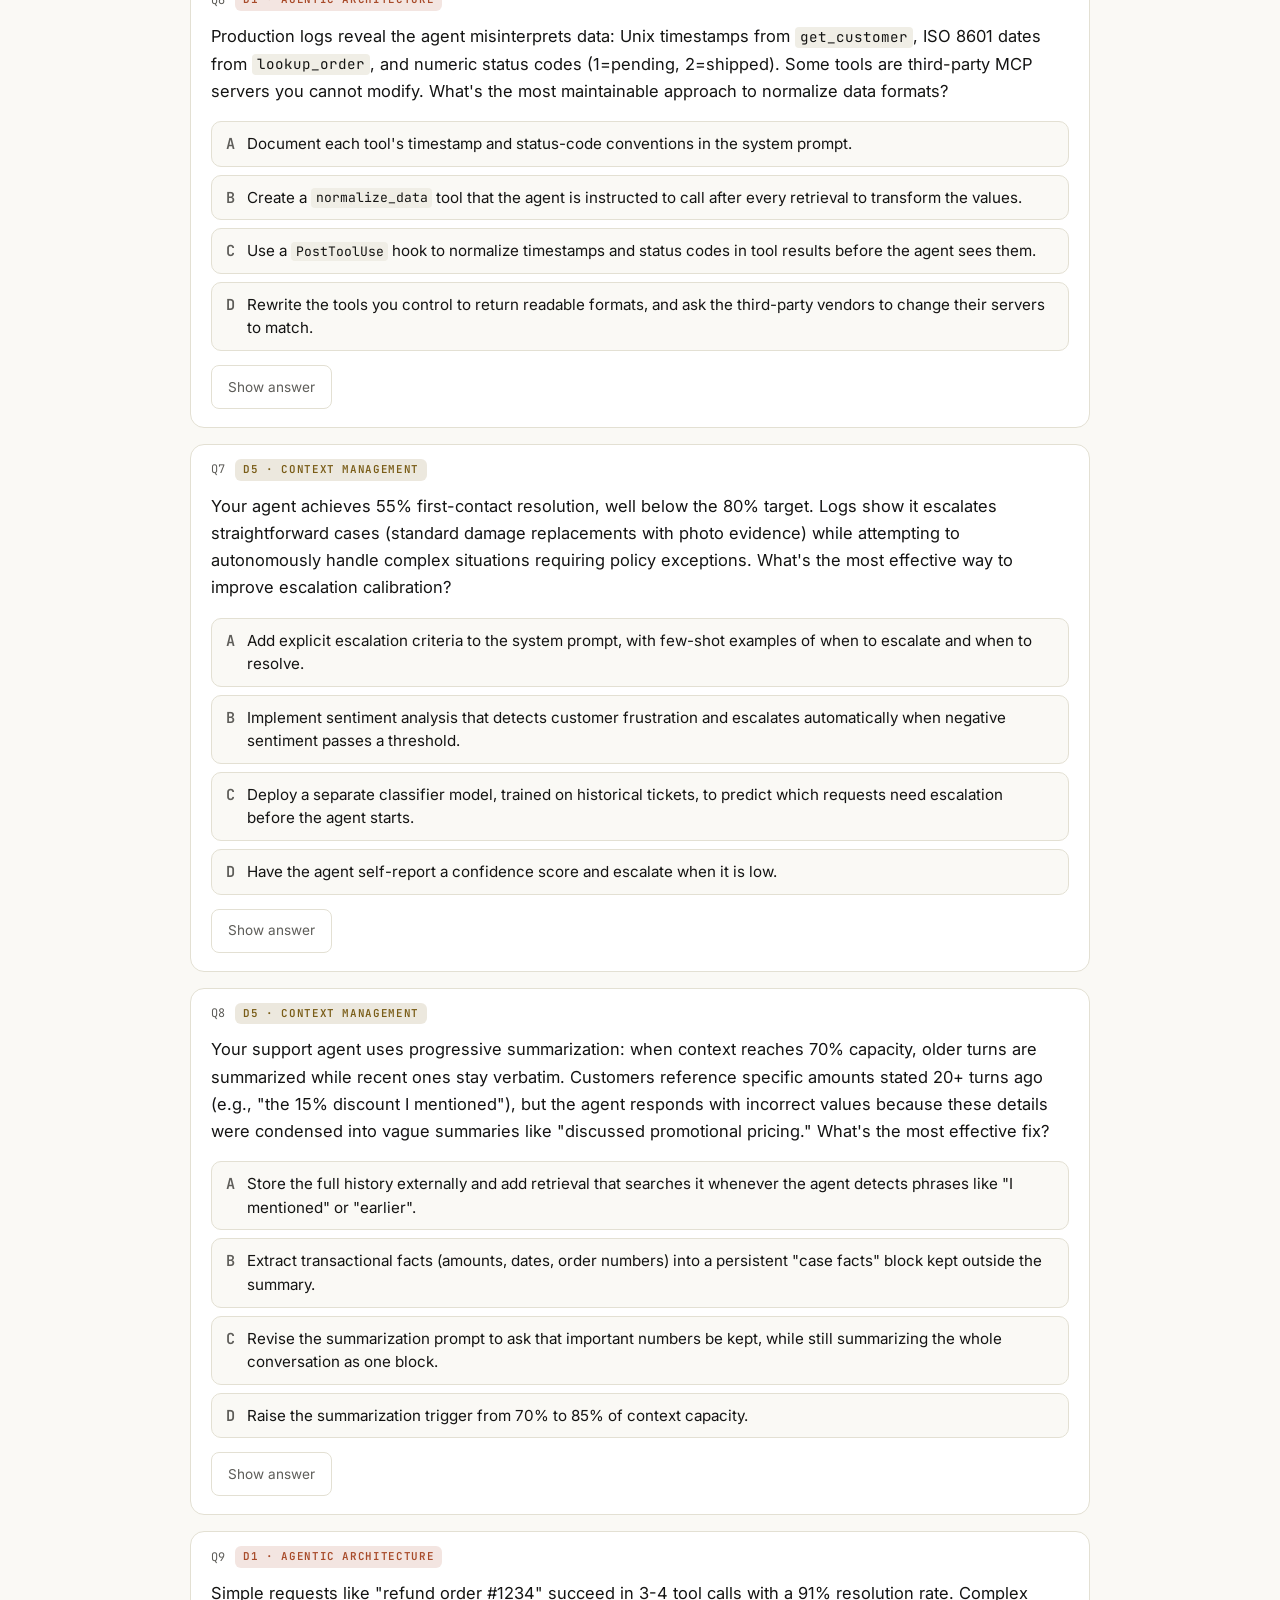
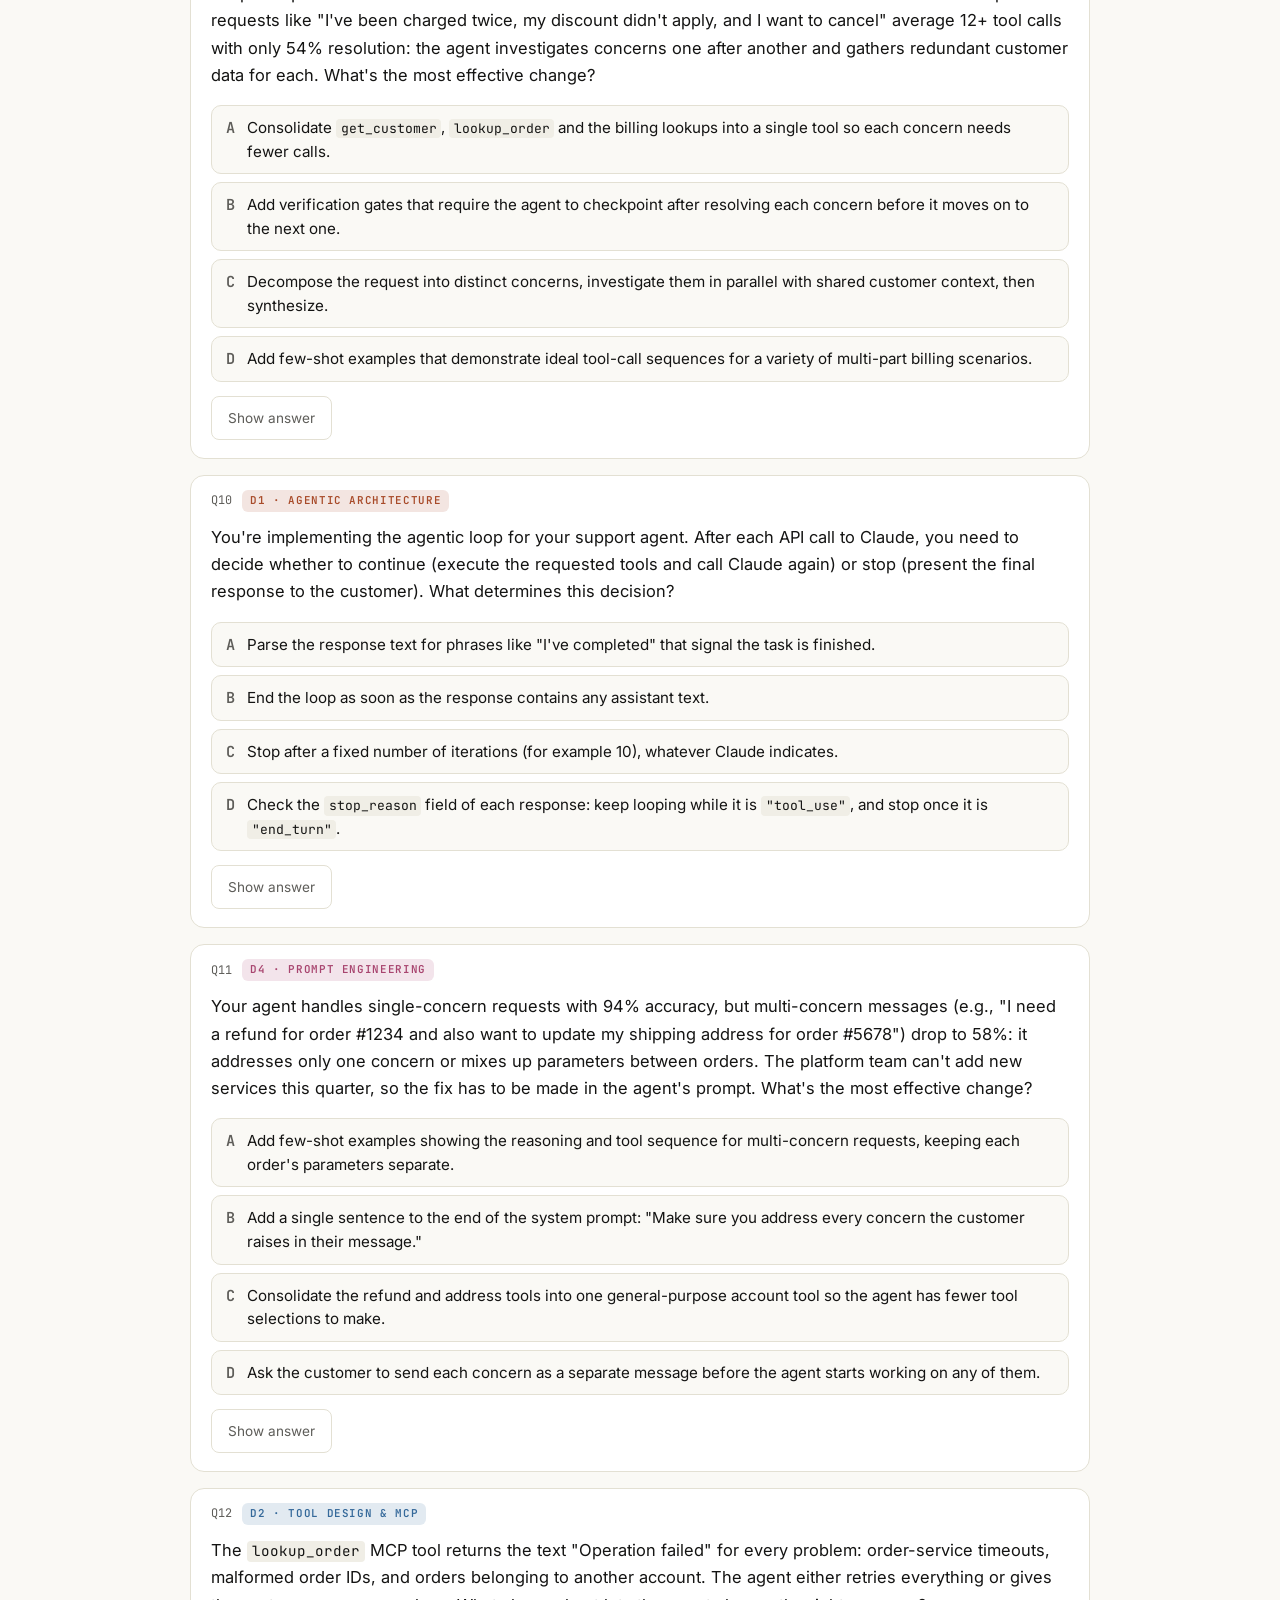
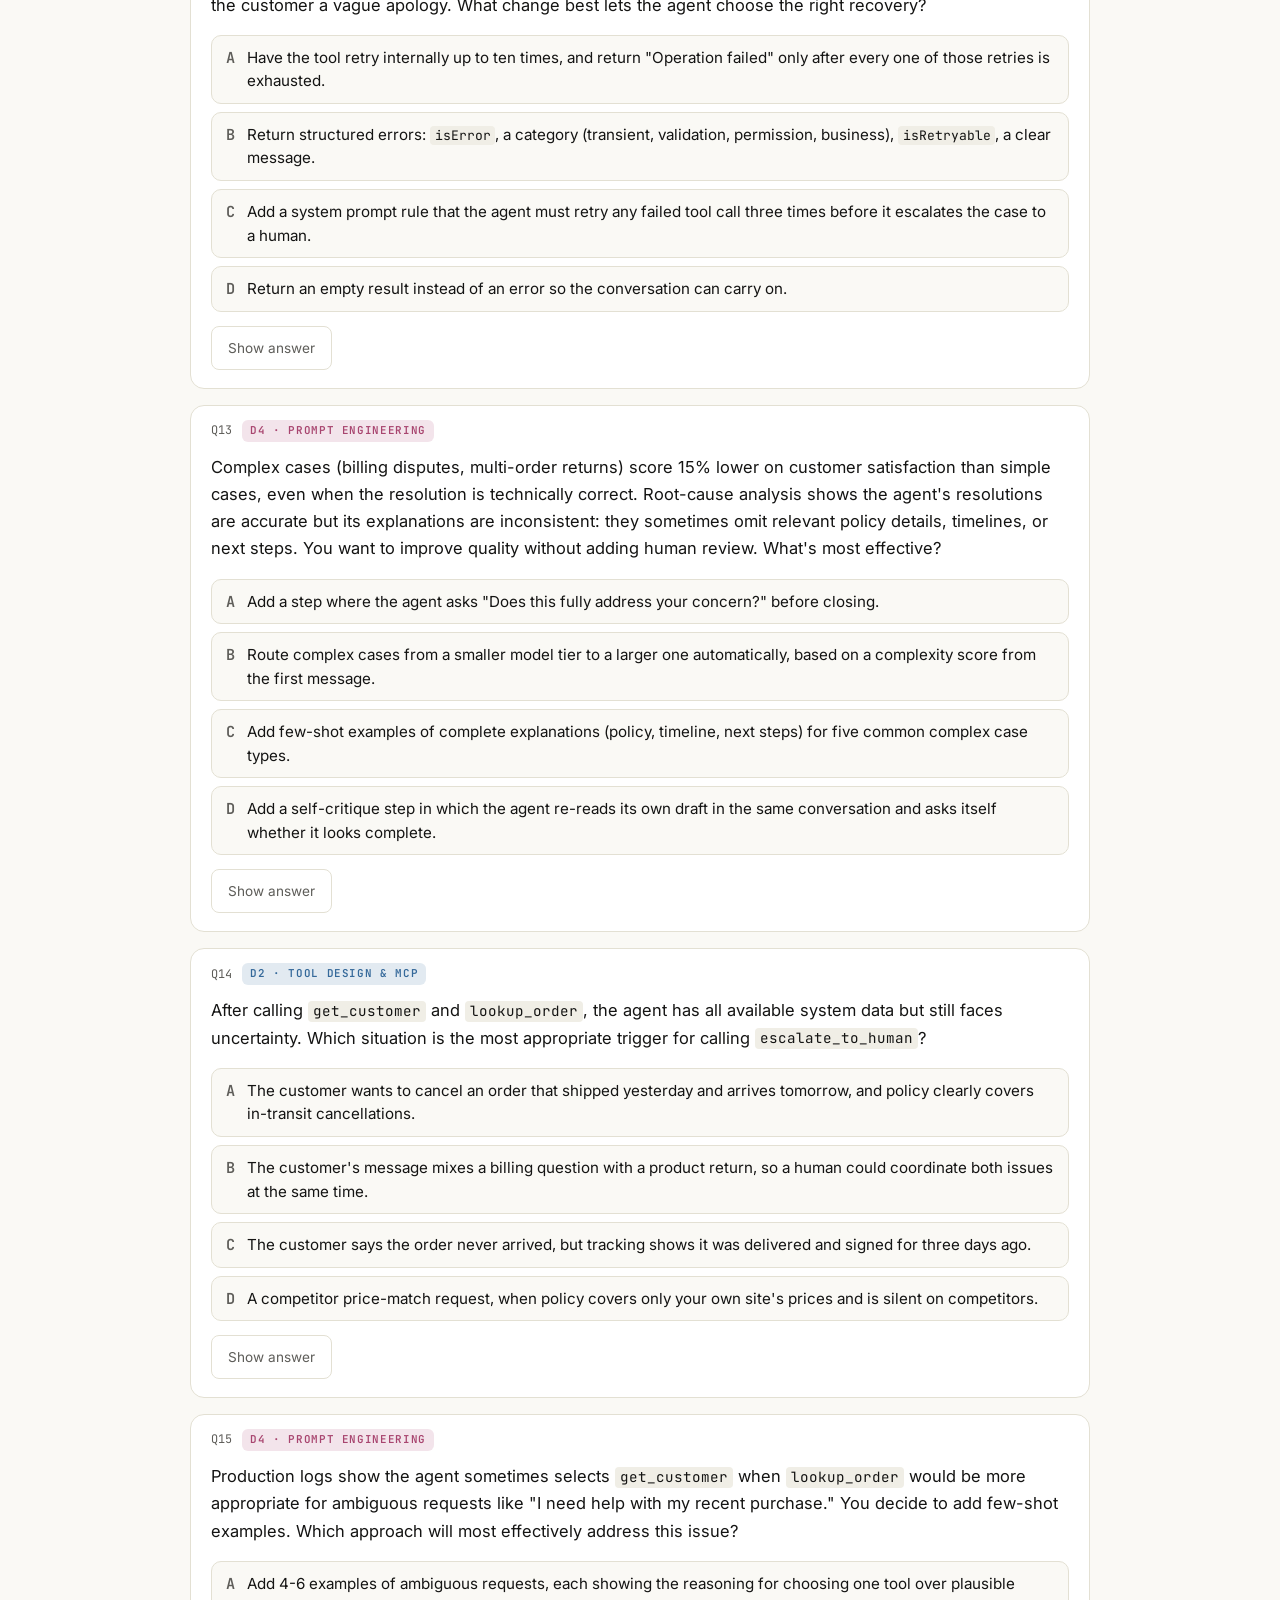
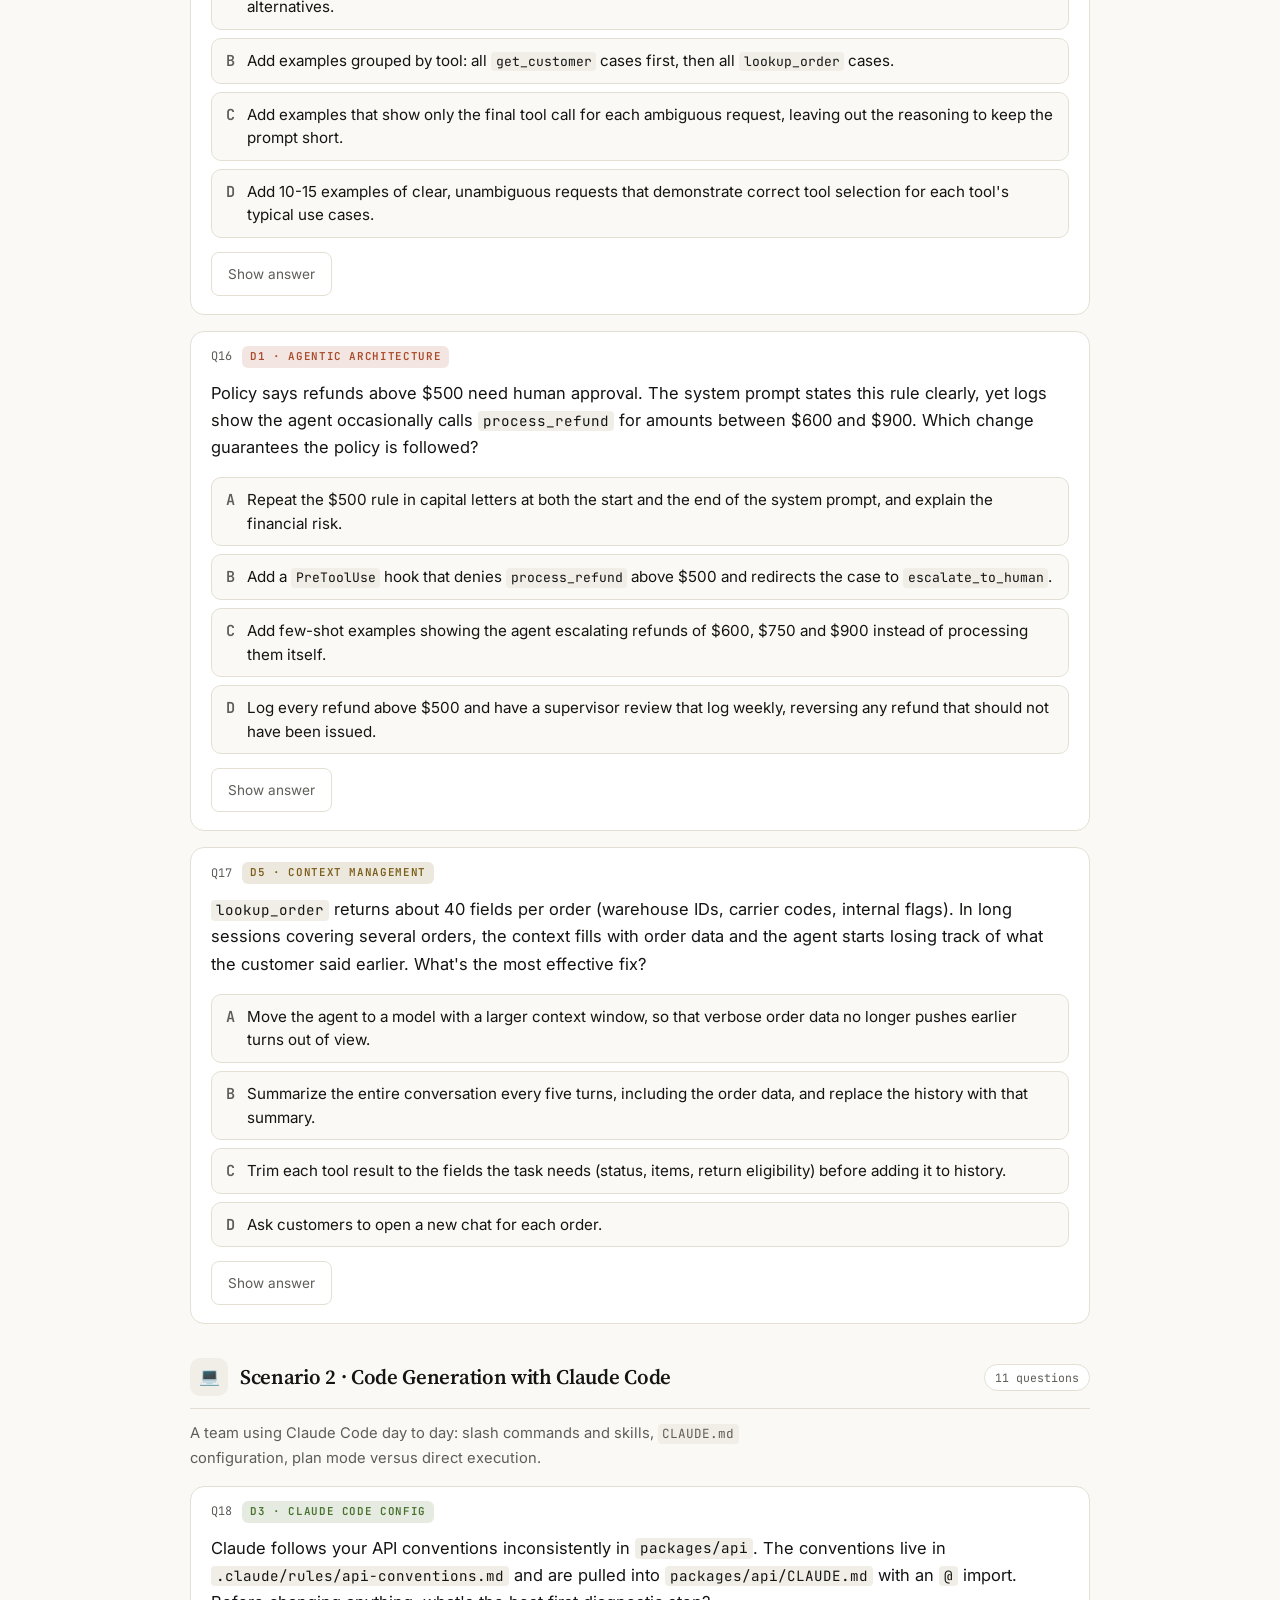
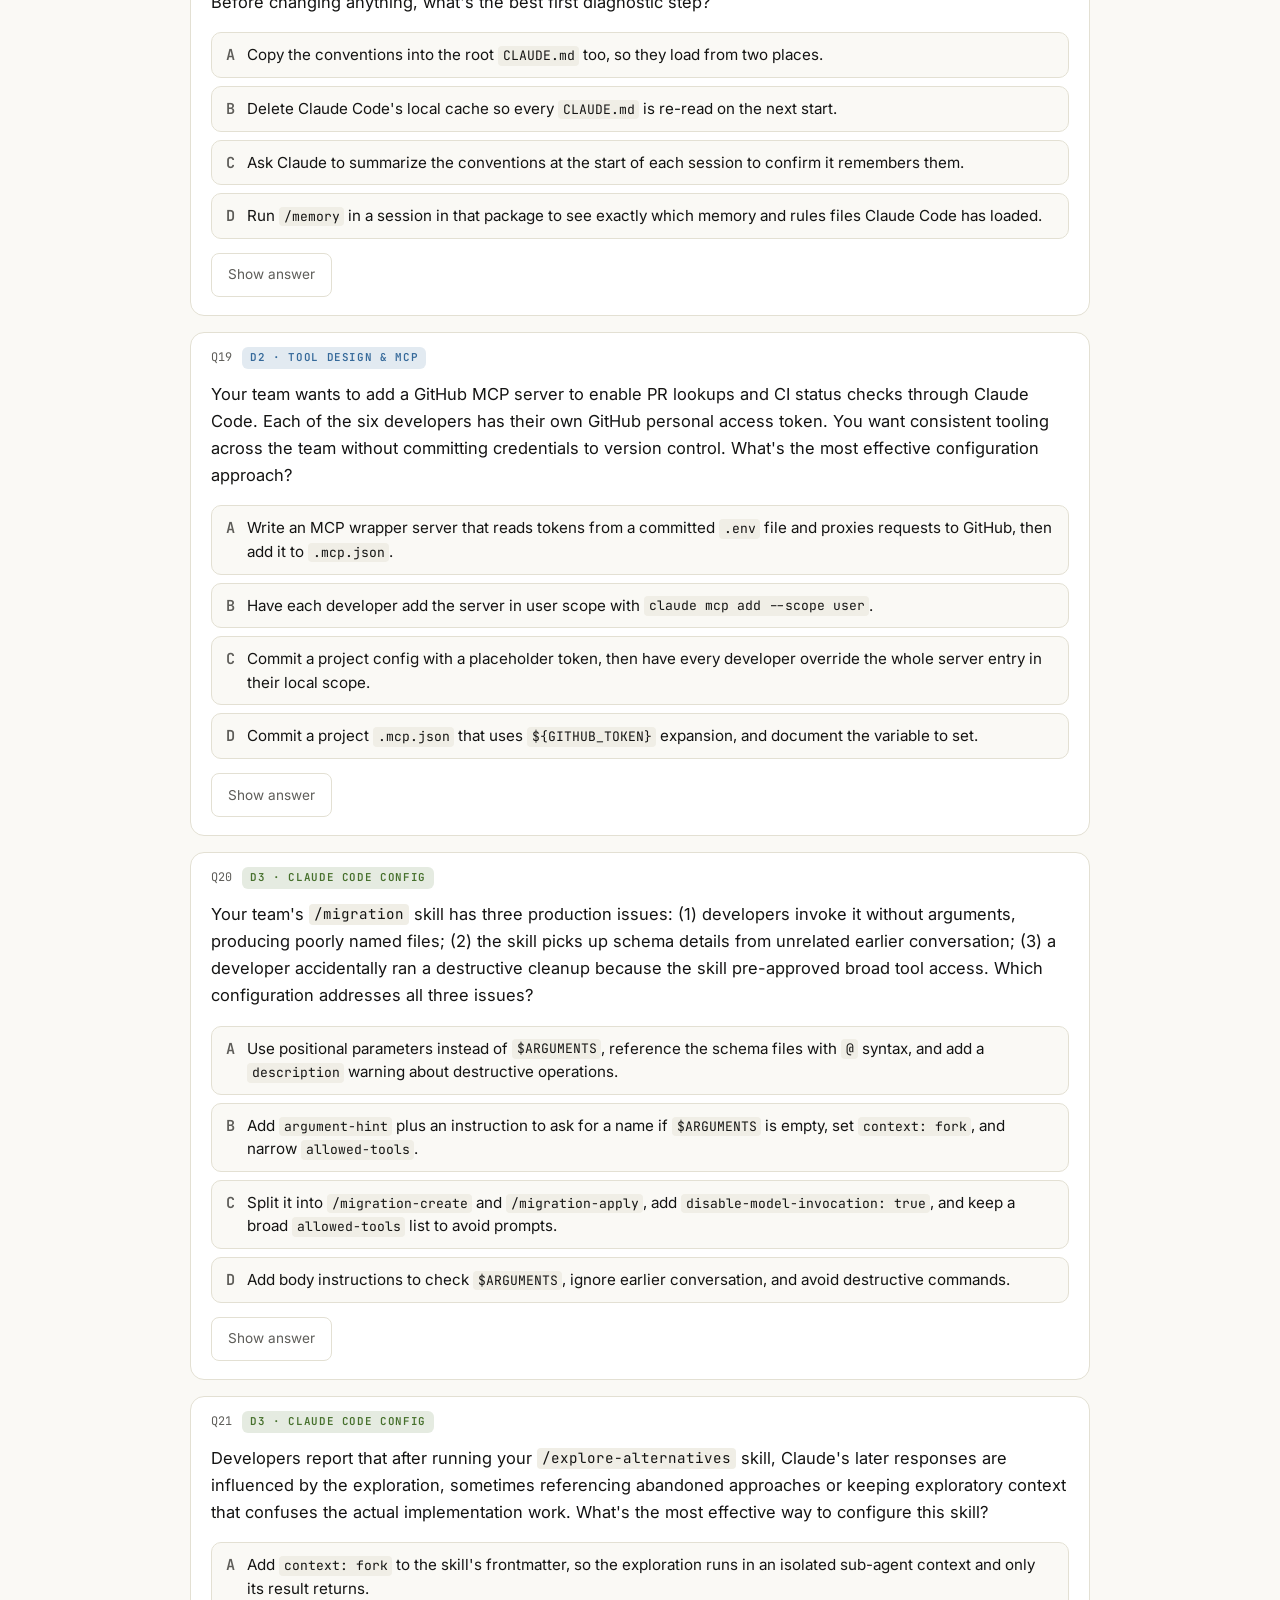
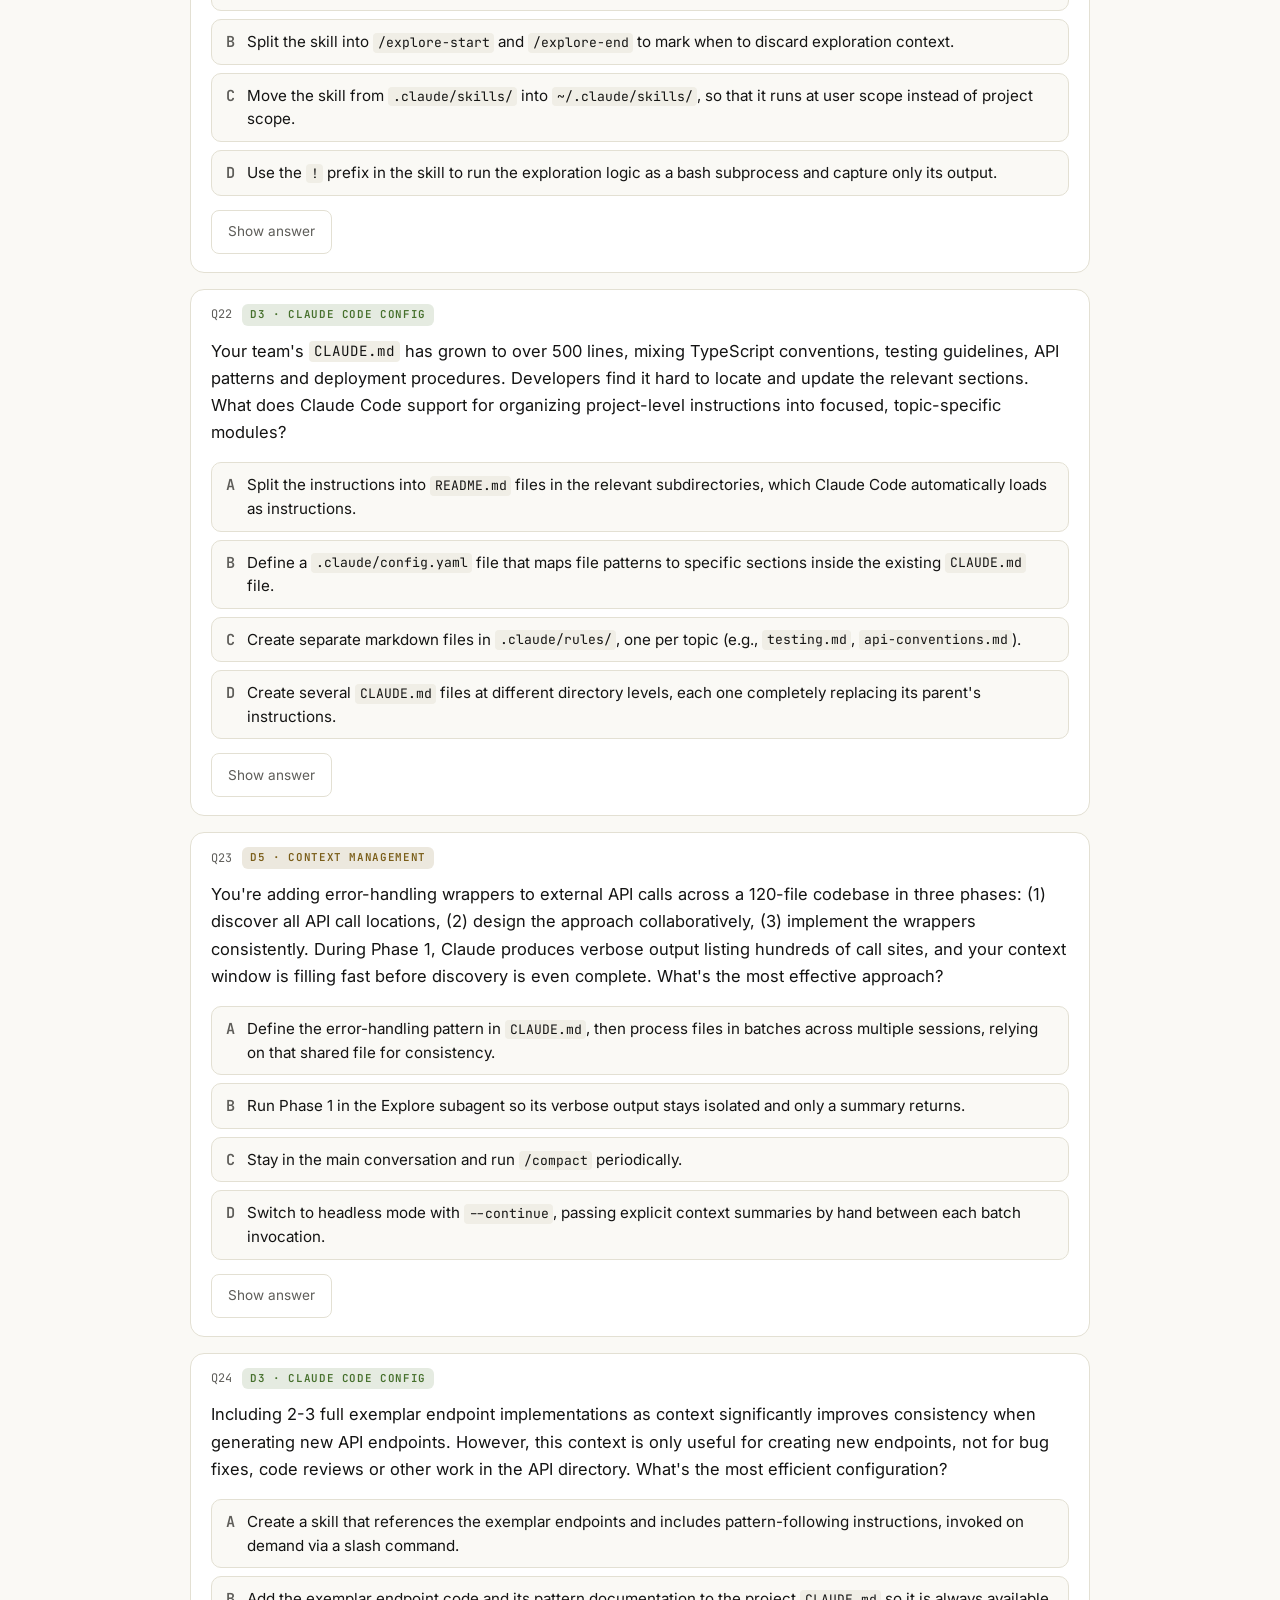
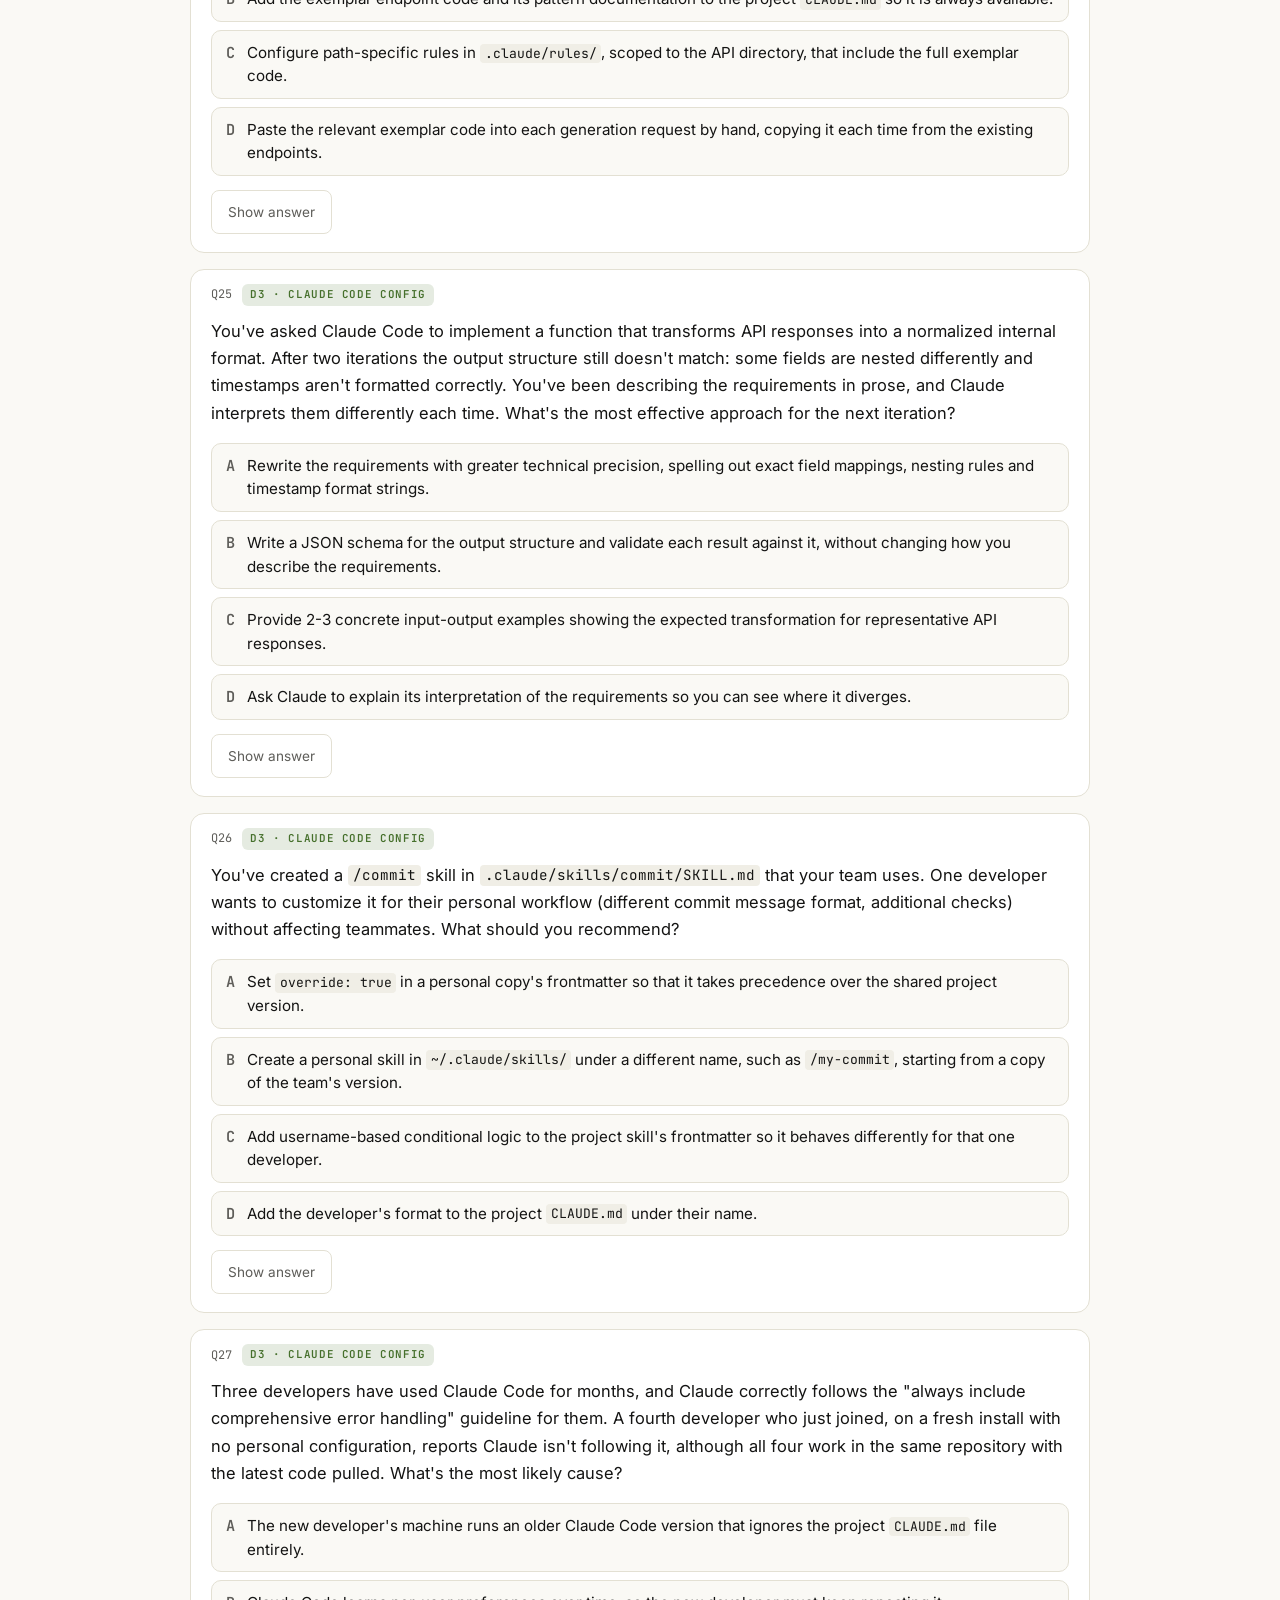
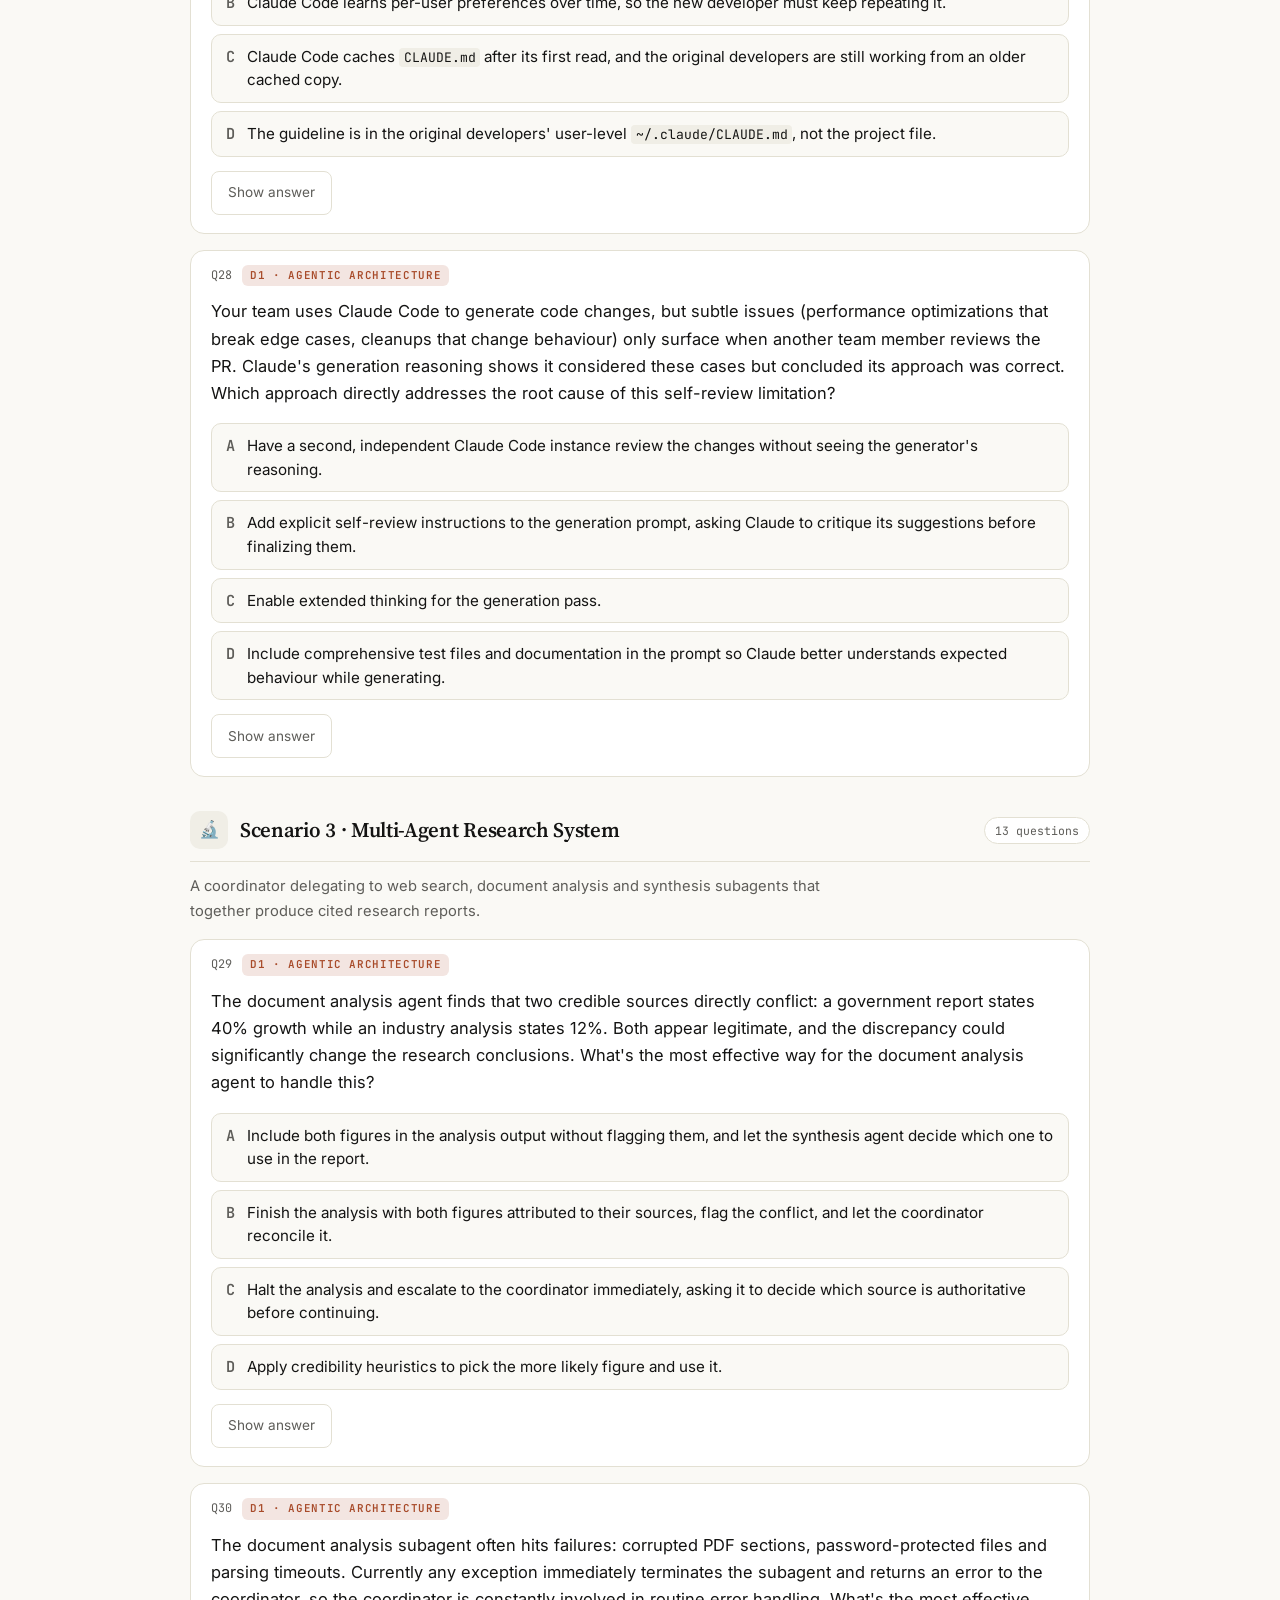
<file: ccaf/practice.html>
<!doctype html>
<html lang="en">
<head>
<meta charset="utf-8">
<meta name="viewport" content="width=device-width,initial-scale=1,viewport-fit=cover">
<title>CCAF Practice Questions · Claude Certified Architect Foundations</title>
<meta name="description" content="Scenario-based practice questions for the Claude Certified Architect – Foundations exam, tagged by domain, with explanations.">
<link rel="canonical" href="https://mukesh-simform.github.io/claude-certified-architect-guide/ccaf/practice.html">
<meta property="og:type" content="website">
<meta property="og:site_name" content="Claude Certification Prep">
<meta property="og:title" content="CCAF Practice Questions · Claude Certified Architect Foundations">
<meta property="og:description" content="Scenario-based practice questions for the Claude Certified Architect – Foundations exam, tagged by domain, with explanations.">
<meta property="og:url" content="https://mukesh-simform.github.io/claude-certified-architect-guide/ccaf/practice.html">
<meta property="og:image" content="https://mukesh-simform.github.io/claude-certified-architect-guide/assets/img/og-card.png">
<meta property="og:image:width" content="1200">
<meta property="og:image:height" content="630">
<meta name="twitter:card" content="summary_large_image">
<meta name="theme-color" content="#FAF9F5" media="(prefers-color-scheme: light)">
<meta name="theme-color" content="#1F1E1D" media="(prefers-color-scheme: dark)">
<link rel="apple-touch-icon" href="../assets/img/apple-touch-icon.png">
<meta name="color-scheme" content="light dark">
<link rel="icon" href="../favicon.svg" type="image/svg+xml">
<link rel="preconnect" href="https://fonts.googleapis.com">
<link rel="preconnect" href="https://fonts.gstatic.com" crossorigin>
<link rel="stylesheet" href="https://fonts.googleapis.com/css2?family=Inter:wght@400;500;600;700&family=JetBrains+Mono:wght@400;600&family=Source+Serif+4:opsz,wght@8..60,400;8..60,600;8..60,700&display=swap">
<link rel="stylesheet" href="../assets/css/theme.css">
<link rel="stylesheet" href="practice.css">
<script src="../assets/js/theme.js"></script>
</head>
<body>
<a class="skip" href="#main">Skip to content</a>
<header class="sitebar">
  <a class="logo" href="../index.html"><i aria-hidden="true"></i>Claude Certification Prep</a>
  <nav aria-label="Site">
    <a href="../ccaf/index.html">CCAF guide</a><a href="../ccap/index.html">CCAP playbook</a><a href="../practice/index.html" aria-current="true">Practice</a><a href="../courses/index.html">Courses</a>
  </nav>
  <button class="iconbtn" id="themebtn" type="button">Dark mode</button>
</header>
<main class="pwrap" id="main">
<header>
  <div class="eyebrow">Claude Certified Architect · Foundations</div>
  <h1>Practice Question Bank</h1>
  <p>62 questions grouped by the six exam scenarios and tagged by domain. Choose an answer to check it, or open <em>Show answer</em>. Progress is saved in this browser only.</p>
  <p class="pnote"><strong>About these questions:</strong> original practice questions written to exercise the exam domains. They are not official exam questions and not a prediction of exam content.</p>
  <noscript><p class="pnote">JavaScript is off, so answers are not checked automatically, the domain filter does not work and progress is not saved. Open <em>Show answer</em> under each question to see the answer and explanation.</p></noscript>
  <div class="chips" role="group" aria-label="Filter by domain">
    <button class="chip" type="button" data-d="" aria-pressed="true"><i aria-hidden="true"></i>All (62)</button>
    <button class="chip" type="button" data-d="d1" aria-pressed="false"><i aria-hidden="true"></i>D1 Agentic · 27% (16)</button>
    <button class="chip" type="button" data-d="d2" aria-pressed="false"><i aria-hidden="true"></i>D2 Tools &amp; MCP · 18% (11)</button>
    <button class="chip" type="button" data-d="d3" aria-pressed="false"><i aria-hidden="true"></i>D3 Claude Code · 20% (12)</button>
    <button class="chip" type="button" data-d="d4" aria-pressed="false"><i aria-hidden="true"></i>D4 Prompting · 20% (13)</button>
    <button class="chip" type="button" data-d="d5" aria-pressed="false"><i aria-hidden="true"></i>D5 Context · 15% (10)</button>
  </div>
</header>
<div class="scorebar"><span id="score"></span><button class="btn" id="reset" type="button">Reset my progress</button></div>

<section class="scenario-block" aria-labelledby="scenario-1">
  <div class="scenario-header">
    <div class="scenario-icon" aria-hidden="true">🎧</div>
    <h2 id="scenario-1">Scenario 1 · Customer Support Resolution Agent</h2>
    <span class="qcount">17 questions</span>
  </div>
  <p class="scenario-ctx">An Agent SDK support agent with MCP tools <code>get_customer</code>, <code>lookup_order</code>, <code>process_refund</code> and <code>escalate_to_human</code>, targeting 80%+ first-contact resolution.</p>

  <article class="q-card" id="ccaf-cs-tool-descriptions" data-qid="ccaf-cs-tool-descriptions" data-d="d2" data-answer="C">
    <div class="q-meta"><span class="q-num">Q1</span><span class="d-badge d2">D2 · Tool Design &amp; MCP</span></div>
    <div class="q-body">
      <p class="q-text" id="ccaf-cs-tool-descriptions-q">In testing, the agent frequently calls <code>get_customer</code> when users ask about order status, even though <code>lookup_order</code> would be more appropriate. What should you examine first to address this issue?</p>
      <div class="q-options" role="group" aria-labelledby="ccaf-cs-tool-descriptions-q">
        <button type="button" class="q-opt" aria-pressed="false"><span class="q-opt-letter">A</span><span class="q-opt-text">Reduce the number of tools available to the agent so that there are fewer options to choose between on each turn.</span></button>
        <button type="button" class="q-opt" aria-pressed="false"><span class="q-opt-letter">B</span><span class="q-opt-text">Implement a pre-processing classifier that detects order queries and routes them directly to <code>lookup_order</code>.</span></button>
        <button type="button" class="q-opt" aria-pressed="false"><span class="q-opt-letter">C</span><span class="q-opt-text">Review the tool descriptions to make sure they clearly distinguish each tool's purpose and when to use it.</span></button>
        <button type="button" class="q-opt" aria-pressed="false"><span class="q-opt-letter">D</span><span class="q-opt-text">Add few-shot examples covering every possible order-related query pattern to the agent's system prompt.</span></button>
      </div>
      <p class="q-feedback" aria-live="polite"></p>
      <details class="answer-block">
        <summary class="reveal-btn">Show answer</summary>
        <div class="answer-inner"><div class="answer-label">Correct answer: C</div><div class="answer-text">Tool descriptions are the main signal Claude uses to choose a tool, and vague or overlapping descriptions are the most common cause of misselection. Check them first, before adding classifiers, removing tools or writing large sets of examples.</div></div>
      </details>
    </div>
  </article>

  <article class="q-card" id="ccaf-cs-multiple-matches" data-qid="ccaf-cs-multiple-matches" data-d="d2" data-answer="D">
    <div class="q-meta"><span class="q-num">Q2</span><span class="d-badge d2">D2 · Tool Design &amp; MCP</span></div>
    <div class="q-body">
      <p class="q-text" id="ccaf-cs-multiple-matches-q">Your <code>get_customer</code> tool returns all matches when searching by name. When there are several, Claude picks the customer with the most recent order, and production data shows 15% of multi-match cases then proceed with the wrong account. How should you address this?</p>
      <div class="q-options" role="group" aria-labelledby="ccaf-cs-multiple-matches-q">
        <button type="button" class="q-opt" aria-pressed="false"><span class="q-opt-letter">A</span><span class="q-opt-text">Score each candidate match and proceed automatically when the top candidate scores above 85%, asking for clarification only below that.</span></button>
        <button type="button" class="q-opt" aria-pressed="false"><span class="q-opt-letter">B</span><span class="q-opt-text">Modify <code>get_customer</code> to return only the single most likely match.</span></button>
        <button type="button" class="q-opt" aria-pressed="false"><span class="q-opt-letter">C</span><span class="q-opt-text">Add few-shot examples showing Claude how to use earlier conversation context, such as recent orders, to infer which customer is meant.</span></button>
        <button type="button" class="q-opt" aria-pressed="false"><span class="q-opt-letter">D</span><span class="q-opt-text">When <code>get_customer</code> returns multiple matches, have Claude ask for another identifier: email, phone or order number.</span></button>
      </div>
      <p class="q-feedback" aria-live="polite"></p>
      <details class="answer-block">
        <summary class="reveal-btn">Show answer</summary>
        <div class="answer-inner"><div class="answer-label">Correct answer: D</div><div class="answer-text">When a lookup returns several customers, the agent must ask for an additional identifier and must not pick one by heuristic. Confidence thresholds, returning only the "most likely" match and inferring from context are all heuristics, and any of them can act on the wrong customer's account.</div></div>
      </details>
    </div>
  </article>

  <article class="q-card" id="ccaf-cs-keyword-bias" data-qid="ccaf-cs-keyword-bias" data-d="d2" data-answer="A">
    <div class="q-meta"><span class="q-num">Q3</span><span class="d-badge d2">D2 · Tool Design &amp; MCP</span></div>
    <div class="q-body">
      <p class="q-text" id="ccaf-cs-keyword-bias-q">Production logs show that when customers include "account" in their message (e.g., "check my account for the order"), the agent calls <code>get_customer</code> first 78% of the time. Without "account" (e.g., "check on the order I placed"), it calls <code>lookup_order</code> first 93% of the time. The tool descriptions are well written. What is the most likely root cause?</p>
      <div class="q-options" role="group" aria-labelledby="ccaf-cs-keyword-bias-q">
        <button type="button" class="q-opt" aria-pressed="false"><span class="q-opt-letter">A</span><span class="q-opt-text">The system prompt has keyword-sensitive instructions (for example about "account") that steer tool choice.</span></button>
        <button type="button" class="q-opt" aria-pressed="false"><span class="q-opt-letter">B</span><span class="q-opt-text">The model's base training links the word "account" to customer operations so strongly that no prompt or description change can override it.</span></button>
        <button type="button" class="q-opt" aria-pressed="false"><span class="q-opt-letter">C</span><span class="q-opt-text">The model needs fine-tuning on examples that mix account and order language.</span></button>
        <button type="button" class="q-opt" aria-pressed="false"><span class="q-opt-letter">D</span><span class="q-opt-text">The tool descriptions need extra negative examples stating when NOT to use each tool, even though they are otherwise already well written.</span></button>
      </div>
      <p class="q-feedback" aria-live="polite"></p>
      <details class="answer-block">
        <summary class="reveal-btn">Show answer</summary>
        <div class="answer-inner"><div class="answer-label">Correct answer: A</div><div class="answer-text">When the descriptions are already good and the behaviour flips on a single keyword, look for system prompt wording such as "always verify the customer's account first" that steers selection. Blaming base training or reaching for fine-tuning skips the cheap, likely fix, and more description text doesn't address a prompt-level bias.</div></div>
      </details>
    </div>
  </article>

  <article class="q-card" id="ccaf-cs-verify-prerequisite" data-qid="ccaf-cs-verify-prerequisite" data-d="d1" data-answer="D">
    <div class="q-meta"><span class="q-num">Q4</span><span class="d-badge d1">D1 · Agentic Architecture</span></div>
    <div class="q-body">
      <p class="q-text" id="ccaf-cs-verify-prerequisite-q">Production data shows that in 12% of cases, your agent skips <code>get_customer</code> entirely and calls <code>lookup_order</code> using only the customer's stated name, occasionally leading to misidentified accounts and incorrect refunds. What change would most effectively address this reliability issue?</p>
      <div class="q-options" role="group" aria-labelledby="ccaf-cs-verify-prerequisite-q">
        <button type="button" class="q-opt" aria-pressed="false"><span class="q-opt-letter">A</span><span class="q-opt-text">Strengthen the system prompt so it states, in bold and near the top, that verification via <code>get_customer</code> is mandatory before any order operation.</span></button>
        <button type="button" class="q-opt" aria-pressed="false"><span class="q-opt-letter">B</span><span class="q-opt-text">Implement a routing classifier that analyzes each request and enables only the subset of tools appropriate for that request type.</span></button>
        <button type="button" class="q-opt" aria-pressed="false"><span class="q-opt-letter">C</span><span class="q-opt-text">Add few-shot examples showing the agent always calling <code>get_customer</code> first.</span></button>
        <button type="button" class="q-opt" aria-pressed="false"><span class="q-opt-letter">D</span><span class="q-opt-text">Add a programmatic prerequisite that blocks <code>lookup_order</code> and <code>process_refund</code> until <code>get_customer</code> returns a verified ID.</span></button>
      </div>
      <p class="q-feedback" aria-live="polite"></p>
      <details class="answer-block">
        <summary class="reveal-btn">Show answer</summary>
        <div class="answer-inner"><div class="answer-label">Correct answer: D</div><div class="answer-text">Identity verification before financial operations is a hard rule, so it needs deterministic enforcement. A programmatic prerequisite guarantees the order; prompt wording and few-shot examples only make compliance more likely, which isn't enough when a miss means a refund on the wrong account. A routing classifier controls which tools are available, not the order they are called in.</div></div>
      </details>
    </div>
  </article>

  <article class="q-card" id="ccaf-cs-parallel-tool-calls" data-qid="ccaf-cs-parallel-tool-calls" data-d="d2" data-answer="B">
    <div class="q-meta"><span class="q-num">Q5</span><span class="d-badge d2">D2 · Tool Design &amp; MCP</span></div>
    <div class="q-body">
      <p class="q-text" id="ccaf-cs-parallel-tool-calls-q">Production metrics show your agent averages 4+ API round-trips per resolution. Analysis reveals Claude often requests <code>get_customer</code> and <code>lookup_order</code> in separate sequential turns, even though both lookups are independent and needed up front. What's the most effective way to reduce round-trips?</p>
      <div class="q-options" role="group" aria-labelledby="ccaf-cs-parallel-tool-calls-q">
        <button type="button" class="q-opt" aria-pressed="false"><span class="q-opt-letter">A</span><span class="q-opt-text">Implement speculative execution that automatically calls every likely-needed tool alongside whichever tool Claude requested.</span></button>
        <button type="button" class="q-opt" aria-pressed="false"><span class="q-opt-letter">B</span><span class="q-opt-text">Encourage parallel tool use in the system prompt, and return every <code>tool_result</code> together in one user message.</span></button>
        <button type="button" class="q-opt" aria-pressed="false"><span class="q-opt-letter">C</span><span class="q-opt-text">Merge the customer, order and billing lookups into one generic <code>lookup</code> tool with a mode parameter, so any request needs a single call.</span></button>
        <button type="button" class="q-opt" aria-pressed="false"><span class="q-opt-letter">D</span><span class="q-opt-text">Increase <code>max_tokens</code> so Claude can plan ahead and group its requests.</span></button>
      </div>
      <p class="q-feedback" aria-live="polite"></p>
      <details class="answer-block">
        <summary class="reveal-btn">Show answer</summary>
        <div class="answer-inner"><div class="answer-label">Correct answer: B</div><div class="answer-text">Claude can request several independent tools in one response. Ask for this in the prompt, and make the harness run them and return all the results in a single user message, because splitting results across messages teaches the model to stop calling tools in parallel. Speculative calls waste work and context. A generic multi-mode tool blurs the descriptions Claude relies on for selection. <code>max_tokens</code> has nothing to do with it.</div></div>
      </details>
    </div>
  </article>

  <article class="q-card" id="ccaf-cs-normalize-hook" data-qid="ccaf-cs-normalize-hook" data-d="d1" data-answer="C">
    <div class="q-meta"><span class="q-num">Q6</span><span class="d-badge d1">D1 · Agentic Architecture</span></div>
    <div class="q-body">
      <p class="q-text" id="ccaf-cs-normalize-hook-q">Production logs reveal the agent misinterprets data: Unix timestamps from <code>get_customer</code>, ISO 8601 dates from <code>lookup_order</code>, and numeric status codes (1=pending, 2=shipped). Some tools are third-party MCP servers you cannot modify. What's the most maintainable approach to normalize data formats?</p>
      <div class="q-options" role="group" aria-labelledby="ccaf-cs-normalize-hook-q">
        <button type="button" class="q-opt" aria-pressed="false"><span class="q-opt-letter">A</span><span class="q-opt-text">Document each tool's timestamp and status-code conventions in the system prompt.</span></button>
        <button type="button" class="q-opt" aria-pressed="false"><span class="q-opt-letter">B</span><span class="q-opt-text">Create a <code>normalize_data</code> tool that the agent is instructed to call after every retrieval to transform the values.</span></button>
        <button type="button" class="q-opt" aria-pressed="false"><span class="q-opt-letter">C</span><span class="q-opt-text">Use a <code>PostToolUse</code> hook to normalize timestamps and status codes in tool results before the agent sees them.</span></button>
        <button type="button" class="q-opt" aria-pressed="false"><span class="q-opt-letter">D</span><span class="q-opt-text">Rewrite the tools you control to return readable formats, and ask the third-party vendors to change their servers to match.</span></button>
      </div>
      <p class="q-feedback" aria-live="polite"></p>
      <details class="answer-block">
        <summary class="reveal-btn">Show answer</summary>
        <div class="answer-inner"><div class="answer-label">Correct answer: C</div><div class="answer-text">A <code>PostToolUse</code> hook is deterministic: it transforms results in one place before Claude reads them, whether the server is yours or a third party's. Prompt documentation and an extra normalization tool both depend on the model remembering to apply them, and you can't rely on vendors changing their servers.</div></div>
      </details>
    </div>
  </article>

  <article class="q-card" id="ccaf-cs-escalation-calibration" data-qid="ccaf-cs-escalation-calibration" data-d="d5" data-answer="A">
    <div class="q-meta"><span class="q-num">Q7</span><span class="d-badge d5">D5 · Context Management</span></div>
    <div class="q-body">
      <p class="q-text" id="ccaf-cs-escalation-calibration-q">Your agent achieves 55% first-contact resolution, well below the 80% target. Logs show it escalates straightforward cases (standard damage replacements with photo evidence) while attempting to autonomously handle complex situations requiring policy exceptions. What's the most effective way to improve escalation calibration?</p>
      <div class="q-options" role="group" aria-labelledby="ccaf-cs-escalation-calibration-q">
        <button type="button" class="q-opt" aria-pressed="false"><span class="q-opt-letter">A</span><span class="q-opt-text">Add explicit escalation criteria to the system prompt, with few-shot examples of when to escalate and when to resolve.</span></button>
        <button type="button" class="q-opt" aria-pressed="false"><span class="q-opt-letter">B</span><span class="q-opt-text">Implement sentiment analysis that detects customer frustration and escalates automatically when negative sentiment passes a threshold.</span></button>
        <button type="button" class="q-opt" aria-pressed="false"><span class="q-opt-letter">C</span><span class="q-opt-text">Deploy a separate classifier model, trained on historical tickets, to predict which requests need escalation before the agent starts.</span></button>
        <button type="button" class="q-opt" aria-pressed="false"><span class="q-opt-letter">D</span><span class="q-opt-text">Have the agent self-report a confidence score and escalate when it is low.</span></button>
      </div>
      <p class="q-feedback" aria-live="polite"></p>
      <details class="answer-block">
        <summary class="reveal-btn">Show answer</summary>
        <div class="answer-inner"><div class="answer-label">Correct answer: A</div><div class="answer-text">The agent doesn't know where the decision boundary is, so state it: explicit, policy-based criteria plus examples on both sides. Sentiment doesn't track case complexity, self-reported confidence is poorly calibrated (the agent is already confidently wrong on hard cases), and a separate classifier is heavy infrastructure before the prompt has even been fixed.</div></div>
      </details>
    </div>
  </article>

  <article class="q-card" id="ccaf-cs-case-facts" data-qid="ccaf-cs-case-facts" data-d="d5" data-answer="B">
    <div class="q-meta"><span class="q-num">Q8</span><span class="d-badge d5">D5 · Context Management</span></div>
    <div class="q-body">
      <p class="q-text" id="ccaf-cs-case-facts-q">Your support agent uses progressive summarization: when context reaches 70% capacity, older turns are summarized while recent ones stay verbatim. Customers reference specific amounts stated 20+ turns ago (e.g., "the 15% discount I mentioned"), but the agent responds with incorrect values because these details were condensed into vague summaries like "discussed promotional pricing." What's the most effective fix?</p>
      <div class="q-options" role="group" aria-labelledby="ccaf-cs-case-facts-q">
        <button type="button" class="q-opt" aria-pressed="false"><span class="q-opt-letter">A</span><span class="q-opt-text">Store the full history externally and add retrieval that searches it whenever the agent detects phrases like "I mentioned" or "earlier".</span></button>
        <button type="button" class="q-opt" aria-pressed="false"><span class="q-opt-letter">B</span><span class="q-opt-text">Extract transactional facts (amounts, dates, order numbers) into a persistent "case facts" block kept outside the summary.</span></button>
        <button type="button" class="q-opt" aria-pressed="false"><span class="q-opt-letter">C</span><span class="q-opt-text">Revise the summarization prompt to ask that important numbers be kept, while still summarizing the whole conversation as one block.</span></button>
        <button type="button" class="q-opt" aria-pressed="false"><span class="q-opt-letter">D</span><span class="q-opt-text">Raise the summarization trigger from 70% to 85% of context capacity.</span></button>
      </div>
      <p class="q-feedback" aria-live="polite"></p>
      <details class="answer-block">
        <summary class="reveal-btn">Show answer</summary>
        <div class="answer-inner"><div class="answer-label">Correct answer: B</div><div class="answer-text">Summaries lose exact values, so values the agent must act on shouldn't live in the summary at all. A persistent case-facts block that travels with every prompt keeps amounts, dates and order numbers exact however much the narrative is compressed. Retrieval triggered by phrases is brittle, a better summary prompt still risks loss, and a later trigger only delays the problem.</div></div>
      </details>
    </div>
  </article>

  <article class="q-card" id="ccaf-cs-multi-concern-decompose" data-qid="ccaf-cs-multi-concern-decompose" data-d="d1" data-answer="C">
    <div class="q-meta"><span class="q-num">Q9</span><span class="d-badge d1">D1 · Agentic Architecture</span></div>
    <div class="q-body">
      <p class="q-text" id="ccaf-cs-multi-concern-decompose-q">Simple requests like "refund order #1234" succeed in 3-4 tool calls with a 91% resolution rate. Complex requests like "I've been charged twice, my discount didn't apply, and I want to cancel" average 12+ tool calls with only 54% resolution: the agent investigates concerns one after another and gathers redundant customer data for each. What's the most effective change?</p>
      <div class="q-options" role="group" aria-labelledby="ccaf-cs-multi-concern-decompose-q">
        <button type="button" class="q-opt" aria-pressed="false"><span class="q-opt-letter">A</span><span class="q-opt-text">Consolidate <code>get_customer</code>, <code>lookup_order</code> and the billing lookups into a single tool so each concern needs fewer calls.</span></button>
        <button type="button" class="q-opt" aria-pressed="false"><span class="q-opt-letter">B</span><span class="q-opt-text">Add verification gates that require the agent to checkpoint after resolving each concern before it moves on to the next one.</span></button>
        <button type="button" class="q-opt" aria-pressed="false"><span class="q-opt-letter">C</span><span class="q-opt-text">Decompose the request into distinct concerns, investigate them in parallel with shared customer context, then synthesize.</span></button>
        <button type="button" class="q-opt" aria-pressed="false"><span class="q-opt-letter">D</span><span class="q-opt-text">Add few-shot examples that demonstrate ideal tool-call sequences for a variety of multi-part billing scenarios.</span></button>
      </div>
      <p class="q-feedback" aria-live="polite"></p>
      <details class="answer-block">
        <summary class="reveal-btn">Show answer</summary>
        <div class="answer-inner"><div class="answer-label">Correct answer: C</div><div class="answer-text">Splitting the request into independent concerns and investigating them in parallel, with the customer context fetched once and shared, removes both the redundant lookups and the slow sequential handling. Consolidating tools blurs their purpose, checkpoints make the process more sequential, and examples don't remove the duplicated data gathering.</div></div>
      </details>
    </div>
  </article>

  <article class="q-card" id="ccaf-cs-stop-reason" data-qid="ccaf-cs-stop-reason" data-d="d1" data-answer="D">
    <div class="q-meta"><span class="q-num">Q10</span><span class="d-badge d1">D1 · Agentic Architecture</span></div>
    <div class="q-body">
      <p class="q-text" id="ccaf-cs-stop-reason-q">You're implementing the agentic loop for your support agent. After each API call to Claude, you need to decide whether to continue (execute the requested tools and call Claude again) or stop (present the final response to the customer). What determines this decision?</p>
      <div class="q-options" role="group" aria-labelledby="ccaf-cs-stop-reason-q">
        <button type="button" class="q-opt" aria-pressed="false"><span class="q-opt-letter">A</span><span class="q-opt-text">Parse the response text for phrases like "I've completed" that signal the task is finished.</span></button>
        <button type="button" class="q-opt" aria-pressed="false"><span class="q-opt-letter">B</span><span class="q-opt-text">End the loop as soon as the response contains any assistant text.</span></button>
        <button type="button" class="q-opt" aria-pressed="false"><span class="q-opt-letter">C</span><span class="q-opt-text">Stop after a fixed number of iterations (for example 10), whatever Claude indicates.</span></button>
        <button type="button" class="q-opt" aria-pressed="false"><span class="q-opt-letter">D</span><span class="q-opt-text">Check the <code>stop_reason</code> field of each response: keep looping while it is <code>"tool_use"</code>, and stop once it is <code>"end_turn"</code>.</span></button>
      </div>
      <p class="q-feedback" aria-live="polite"></p>
      <details class="answer-block">
        <summary class="reveal-btn">Show answer</summary>
        <div class="answer-inner"><div class="answer-label">Correct answer: D</div><div class="answer-text"><code>stop_reason</code> is the authoritative signal: <code>"tool_use"</code> means Claude wants tools run, and <code>"end_turn"</code> means it has finished. Text patterns are fragile, a response can contain text and tool calls together, and an iteration cap is a safety limit, not a completion signal.</div></div>
      </details>
    </div>
  </article>

  <article class="q-card" id="ccaf-cs-multi-concern-fewshot" data-qid="ccaf-cs-multi-concern-fewshot" data-d="d4" data-answer="A">
    <div class="q-meta"><span class="q-num">Q11</span><span class="d-badge d4">D4 · Prompt Engineering</span></div>
    <div class="q-body">
      <p class="q-text" id="ccaf-cs-multi-concern-fewshot-q">Your agent handles single-concern requests with 94% accuracy, but multi-concern messages (e.g., "I need a refund for order #1234 and also want to update my shipping address for order #5678") drop to 58%: it addresses only one concern or mixes up parameters between orders. The platform team can't add new services this quarter, so the fix has to be made in the agent's prompt. What's the most effective change?</p>
      <div class="q-options" role="group" aria-labelledby="ccaf-cs-multi-concern-fewshot-q">
        <button type="button" class="q-opt" aria-pressed="false"><span class="q-opt-letter">A</span><span class="q-opt-text">Add few-shot examples showing the reasoning and tool sequence for multi-concern requests, keeping each order's parameters separate.</span></button>
        <button type="button" class="q-opt" aria-pressed="false"><span class="q-opt-letter">B</span><span class="q-opt-text">Add a single sentence to the end of the system prompt: "Make sure you address every concern the customer raises in their message."</span></button>
        <button type="button" class="q-opt" aria-pressed="false"><span class="q-opt-letter">C</span><span class="q-opt-text">Consolidate the refund and address tools into one general-purpose account tool so the agent has fewer tool selections to make.</span></button>
        <button type="button" class="q-opt" aria-pressed="false"><span class="q-opt-letter">D</span><span class="q-opt-text">Ask the customer to send each concern as a separate message before the agent starts working on any of them.</span></button>
      </div>
      <p class="q-feedback" aria-live="polite"></p>
      <details class="answer-block">
        <summary class="reveal-btn">Show answer</summary>
        <div class="answer-inner"><div class="answer-label">Correct answer: A</div><div class="answer-text">Within a prompt-only constraint, examples that show how to split the concerns, which tool handles each, and how to keep order #1234's parameters apart from order #5678's teach the exact behaviour that's failing. A one-line instruction is the kind of prose that is already being followed inconsistently. Merging tools isn't a prompt change and hurts selection, and asking customers to restructure their messages pushes the problem onto them.</div></div>
      </details>
    </div>
  </article>

  <article class="q-card" id="ccaf-cs-structured-errors" data-qid="ccaf-cs-structured-errors" data-d="d2" data-answer="B">
    <div class="q-meta"><span class="q-num">Q12</span><span class="d-badge d2">D2 · Tool Design &amp; MCP</span></div>
    <div class="q-body">
      <p class="q-text" id="ccaf-cs-structured-errors-q">The <code>lookup_order</code> MCP tool returns the text "Operation failed" for every problem: order-service timeouts, malformed order IDs, and orders belonging to another account. The agent either retries everything or gives the customer a vague apology. What change best lets the agent choose the right recovery?</p>
      <div class="q-options" role="group" aria-labelledby="ccaf-cs-structured-errors-q">
        <button type="button" class="q-opt" aria-pressed="false"><span class="q-opt-letter">A</span><span class="q-opt-text">Have the tool retry internally up to ten times, and return "Operation failed" only after every one of those retries is exhausted.</span></button>
        <button type="button" class="q-opt" aria-pressed="false"><span class="q-opt-letter">B</span><span class="q-opt-text">Return structured errors: <code>isError</code>, a category (transient, validation, permission, business), <code>isRetryable</code>, a clear message.</span></button>
        <button type="button" class="q-opt" aria-pressed="false"><span class="q-opt-letter">C</span><span class="q-opt-text">Add a system prompt rule that the agent must retry any failed tool call three times before it escalates the case to a human.</span></button>
        <button type="button" class="q-opt" aria-pressed="false"><span class="q-opt-letter">D</span><span class="q-opt-text">Return an empty result instead of an error so the conversation can carry on.</span></button>
      </div>
      <p class="q-feedback" aria-live="polite"></p>
      <details class="answer-block">
        <summary class="reveal-btn">Show answer</summary>
        <div class="answer-inner"><div class="answer-label">Correct answer: B</div><div class="answer-text">The agent can only recover sensibly if it knows what kind of failure happened. A timeout is worth retrying, a malformed ID needs a corrected input or a clarifying question, and a permission problem should never be retried. A generic message after many retries hides that, a blanket retry rule treats every error the same, and an empty result hides the failure completely.</div></div>
      </details>
    </div>
  </article>

  <article class="q-card" id="ccaf-cs-complete-explanations" data-qid="ccaf-cs-complete-explanations" data-d="d4" data-answer="C">
    <div class="q-meta"><span class="q-num">Q13</span><span class="d-badge d4">D4 · Prompt Engineering</span></div>
    <div class="q-body">
      <p class="q-text" id="ccaf-cs-complete-explanations-q">Complex cases (billing disputes, multi-order returns) score 15% lower on customer satisfaction than simple cases, even when the resolution is technically correct. Root-cause analysis shows the agent's resolutions are accurate but its explanations are inconsistent: they sometimes omit relevant policy details, timelines, or next steps. You want to improve quality without adding human review. What's most effective?</p>
      <div class="q-options" role="group" aria-labelledby="ccaf-cs-complete-explanations-q">
        <button type="button" class="q-opt" aria-pressed="false"><span class="q-opt-letter">A</span><span class="q-opt-text">Add a step where the agent asks "Does this fully address your concern?" before closing.</span></button>
        <button type="button" class="q-opt" aria-pressed="false"><span class="q-opt-letter">B</span><span class="q-opt-text">Route complex cases from a smaller model tier to a larger one automatically, based on a complexity score from the first message.</span></button>
        <button type="button" class="q-opt" aria-pressed="false"><span class="q-opt-letter">C</span><span class="q-opt-text">Add few-shot examples of complete explanations (policy, timeline, next steps) for five common complex case types.</span></button>
        <button type="button" class="q-opt" aria-pressed="false"><span class="q-opt-letter">D</span><span class="q-opt-text">Add a self-critique step in which the agent re-reads its own draft in the same conversation and asks itself whether it looks complete.</span></button>
      </div>
      <p class="q-feedback" aria-live="polite"></p>
      <details class="answer-block">
        <summary class="reveal-btn">Show answer</summary>
        <div class="answer-inner"><div class="answer-label">Correct answer: C</div><div class="answer-text">The agent hasn't been shown what a complete explanation looks like. Few-shot examples covering policy, timeline and next steps set that pattern consistently. Self-critique in the same session shares the blind spots that caused the omissions, a bigger model doesn't fix an unspecified output pattern, and a confirmation question hands quality control to the customer.</div></div>
      </details>
    </div>
  </article>

  <article class="q-card" id="ccaf-cs-escalation-trigger" data-qid="ccaf-cs-escalation-trigger" data-d="d2" data-answer="D">
    <div class="q-meta"><span class="q-num">Q14</span><span class="d-badge d2">D2 · Tool Design &amp; MCP</span></div>
    <div class="q-body">
      <p class="q-text" id="ccaf-cs-escalation-trigger-q">After calling <code>get_customer</code> and <code>lookup_order</code>, the agent has all available system data but still faces uncertainty. Which situation is the most appropriate trigger for calling <code>escalate_to_human</code>?</p>
      <div class="q-options" role="group" aria-labelledby="ccaf-cs-escalation-trigger-q">
        <button type="button" class="q-opt" aria-pressed="false"><span class="q-opt-letter">A</span><span class="q-opt-text">The customer wants to cancel an order that shipped yesterday and arrives tomorrow, and policy clearly covers in-transit cancellations.</span></button>
        <button type="button" class="q-opt" aria-pressed="false"><span class="q-opt-letter">B</span><span class="q-opt-text">The customer's message mixes a billing question with a product return, so a human could coordinate both issues at the same time.</span></button>
        <button type="button" class="q-opt" aria-pressed="false"><span class="q-opt-letter">C</span><span class="q-opt-text">The customer says the order never arrived, but tracking shows it was delivered and signed for three days ago.</span></button>
        <button type="button" class="q-opt" aria-pressed="false"><span class="q-opt-letter">D</span><span class="q-opt-text">A competitor price-match request, when policy covers only your own site's prices and is silent on competitors.</span></button>
      </div>
      <p class="q-feedback" aria-live="polite"></p>
      <details class="answer-block">
        <summary class="reveal-btn">Show answer</summary>
        <div class="answer-inner"><div class="answer-label">Correct answer: D</div><div class="answer-text">When policy is silent on the customer's specific request, the agent has no authority to decide, so it should escalate. The other cases are within the agent's data and policy: a covered cancellation, two concerns it can handle in turn, and a delivery dispute it can investigate and explain first.</div></div>
      </details>
    </div>
  </article>

  <article class="q-card" id="ccaf-cs-fewshot-ambiguous" data-qid="ccaf-cs-fewshot-ambiguous" data-d="d4" data-answer="A">
    <div class="q-meta"><span class="q-num">Q15</span><span class="d-badge d4">D4 · Prompt Engineering</span></div>
    <div class="q-body">
      <p class="q-text" id="ccaf-cs-fewshot-ambiguous-q">Production logs show the agent sometimes selects <code>get_customer</code> when <code>lookup_order</code> would be more appropriate for ambiguous requests like "I need help with my recent purchase." You decide to add few-shot examples. Which approach will most effectively address this issue?</p>
      <div class="q-options" role="group" aria-labelledby="ccaf-cs-fewshot-ambiguous-q">
        <button type="button" class="q-opt" aria-pressed="false"><span class="q-opt-letter">A</span><span class="q-opt-text">Add 4-6 examples of ambiguous requests, each showing the reasoning for choosing one tool over plausible alternatives.</span></button>
        <button type="button" class="q-opt" aria-pressed="false"><span class="q-opt-letter">B</span><span class="q-opt-text">Add examples grouped by tool: all <code>get_customer</code> cases first, then all <code>lookup_order</code> cases.</span></button>
        <button type="button" class="q-opt" aria-pressed="false"><span class="q-opt-letter">C</span><span class="q-opt-text">Add examples that show only the final tool call for each ambiguous request, leaving out the reasoning to keep the prompt short.</span></button>
        <button type="button" class="q-opt" aria-pressed="false"><span class="q-opt-letter">D</span><span class="q-opt-text">Add 10-15 examples of clear, unambiguous requests that demonstrate correct tool selection for each tool's typical use cases.</span></button>
      </div>
      <p class="q-feedback" aria-live="polite"></p>
      <details class="answer-block">
        <summary class="reveal-btn">Show answer</summary>
        <div class="answer-inner"><div class="answer-label">Correct answer: A</div><div class="answer-text">The failures are on ambiguous requests, so the examples should sit on that decision boundary and show why one tool beats the plausible alternative. Clear-cut examples don't teach the hard cases, grouping by tool doesn't show the contrast, and dropping the reasoning removes what generalizes.</div></div>
      </details>
    </div>
  </article>

  <article class="q-card" id="ccaf-cs-refund-limit-hook" data-qid="ccaf-cs-refund-limit-hook" data-d="d1" data-answer="B">
    <div class="q-meta"><span class="q-num">Q16</span><span class="d-badge d1">D1 · Agentic Architecture</span></div>
    <div class="q-body">
      <p class="q-text" id="ccaf-cs-refund-limit-hook-q">Policy says refunds above $500 need human approval. The system prompt states this rule clearly, yet logs show the agent occasionally calls <code>process_refund</code> for amounts between $600 and $900. Which change guarantees the policy is followed?</p>
      <div class="q-options" role="group" aria-labelledby="ccaf-cs-refund-limit-hook-q">
        <button type="button" class="q-opt" aria-pressed="false"><span class="q-opt-letter">A</span><span class="q-opt-text">Repeat the $500 rule in capital letters at both the start and the end of the system prompt, and explain the financial risk.</span></button>
        <button type="button" class="q-opt" aria-pressed="false"><span class="q-opt-letter">B</span><span class="q-opt-text">Add a <code>PreToolUse</code> hook that denies <code>process_refund</code> above $500 and redirects the case to <code>escalate_to_human</code>.</span></button>
        <button type="button" class="q-opt" aria-pressed="false"><span class="q-opt-letter">C</span><span class="q-opt-text">Add few-shot examples showing the agent escalating refunds of $600, $750 and $900 instead of processing them itself.</span></button>
        <button type="button" class="q-opt" aria-pressed="false"><span class="q-opt-letter">D</span><span class="q-opt-text">Log every refund above $500 and have a supervisor review that log weekly, reversing any refund that should not have been issued.</span></button>
      </div>
      <p class="q-feedback" aria-live="polite"></p>
      <details class="answer-block">
        <summary class="reveal-btn">Show answer</summary>
        <div class="answer-inner"><div class="answer-label">Correct answer: B</div><div class="answer-text">Only interception outside the model guarantees compliance. A <code>PreToolUse</code> hook sees every <code>process_refund</code> call and denies it deterministically. Stronger wording and more examples still leave a non-zero failure rate, and a weekly audit catches violations after the money has gone.</div></div>
      </details>
    </div>
  </article>

  <article class="q-card" id="ccaf-cs-trim-tool-output" data-qid="ccaf-cs-trim-tool-output" data-d="d5" data-answer="C">
    <div class="q-meta"><span class="q-num">Q17</span><span class="d-badge d5">D5 · Context Management</span></div>
    <div class="q-body">
      <p class="q-text" id="ccaf-cs-trim-tool-output-q"><code>lookup_order</code> returns about 40 fields per order (warehouse IDs, carrier codes, internal flags). In long sessions covering several orders, the context fills with order data and the agent starts losing track of what the customer said earlier. What's the most effective fix?</p>
      <div class="q-options" role="group" aria-labelledby="ccaf-cs-trim-tool-output-q">
        <button type="button" class="q-opt" aria-pressed="false"><span class="q-opt-letter">A</span><span class="q-opt-text">Move the agent to a model with a larger context window, so that verbose order data no longer pushes earlier turns out of view.</span></button>
        <button type="button" class="q-opt" aria-pressed="false"><span class="q-opt-letter">B</span><span class="q-opt-text">Summarize the entire conversation every five turns, including the order data, and replace the history with that summary.</span></button>
        <button type="button" class="q-opt" aria-pressed="false"><span class="q-opt-letter">C</span><span class="q-opt-text">Trim each tool result to the fields the task needs (status, items, return eligibility) before adding it to history.</span></button>
        <button type="button" class="q-opt" aria-pressed="false"><span class="q-opt-letter">D</span><span class="q-opt-text">Ask customers to open a new chat for each order.</span></button>
      </div>
      <p class="q-feedback" aria-live="polite"></p>
      <details class="answer-block">
        <summary class="reveal-btn">Show answer</summary>
        <div class="answer-inner"><div class="answer-label">Correct answer: C</div><div class="answer-text">Verbose tool output takes up context out of proportion to its value. Trim it at the source, before it enters the history. A bigger window postpones the problem, blanket summarization loses exact details the customer referred to, and splitting chats makes the customer do the work.</div></div>
      </details>
    </div>
  </article>
</section>

<section class="scenario-block" aria-labelledby="scenario-2">
  <div class="scenario-header">
    <div class="scenario-icon" aria-hidden="true">💻</div>
    <h2 id="scenario-2">Scenario 2 · Code Generation with Claude Code</h2>
    <span class="qcount">11 questions</span>
  </div>
  <p class="scenario-ctx">A team using Claude Code day to day: slash commands and skills, <code>CLAUDE.md</code> configuration, plan mode versus direct execution.</p>

  <article class="q-card" id="ccaf-cg-memory-diagnose" data-qid="ccaf-cg-memory-diagnose" data-d="d3" data-answer="D">
    <div class="q-meta"><span class="q-num">Q18</span><span class="d-badge d3">D3 · Claude Code Config</span></div>
    <div class="q-body">
      <p class="q-text" id="ccaf-cg-memory-diagnose-q">Claude follows your API conventions inconsistently in <code>packages/api</code>. The conventions live in <code>.claude/rules/api-conventions.md</code> and are pulled into <code>packages/api/CLAUDE.md</code> with an <code>@</code> import. Before changing anything, what's the best first diagnostic step?</p>
      <div class="q-options" role="group" aria-labelledby="ccaf-cg-memory-diagnose-q">
        <button type="button" class="q-opt" aria-pressed="false"><span class="q-opt-letter">A</span><span class="q-opt-text">Copy the conventions into the root <code>CLAUDE.md</code> too, so they load from two places.</span></button>
        <button type="button" class="q-opt" aria-pressed="false"><span class="q-opt-letter">B</span><span class="q-opt-text">Delete Claude Code's local cache so every <code>CLAUDE.md</code> is re-read on the next start.</span></button>
        <button type="button" class="q-opt" aria-pressed="false"><span class="q-opt-letter">C</span><span class="q-opt-text">Ask Claude to summarize the conventions at the start of each session to confirm it remembers them.</span></button>
        <button type="button" class="q-opt" aria-pressed="false"><span class="q-opt-letter">D</span><span class="q-opt-text">Run <code>/memory</code> in a session in that package to see exactly which memory and rules files Claude Code has loaded.</span></button>
      </div>
      <p class="q-feedback" aria-live="polite"></p>
      <details class="answer-block">
        <summary class="reveal-btn">Show answer</summary>
        <div class="answer-inner"><div class="answer-label">Correct answer: D</div><div class="answer-text"><code>/memory</code> shows which memory files Claude Code has loaded, so you can see whether the import or rules file is being picked up at all. Duplicating the content hides the real fault, Claude Code doesn't keep a stale <code>CLAUDE.md</code> cache to clear, and asking for a recap tests recall, not configuration.</div></div>
      </details>
    </div>
  </article>

  <article class="q-card" id="ccaf-cg-mcp-env-expansion" data-qid="ccaf-cg-mcp-env-expansion" data-d="d2" data-answer="D">
    <div class="q-meta"><span class="q-num">Q19</span><span class="d-badge d2">D2 · Tool Design &amp; MCP</span></div>
    <div class="q-body">
      <p class="q-text" id="ccaf-cg-mcp-env-expansion-q">Your team wants to add a GitHub MCP server to enable PR lookups and CI status checks through Claude Code. Each of the six developers has their own GitHub personal access token. You want consistent tooling across the team without committing credentials to version control. What's the most effective configuration approach?</p>
      <div class="q-options" role="group" aria-labelledby="ccaf-cg-mcp-env-expansion-q">
        <button type="button" class="q-opt" aria-pressed="false"><span class="q-opt-letter">A</span><span class="q-opt-text">Write an MCP wrapper server that reads tokens from a committed <code>.env</code> file and proxies requests to GitHub, then add it to <code>.mcp.json</code>.</span></button>
        <button type="button" class="q-opt" aria-pressed="false"><span class="q-opt-letter">B</span><span class="q-opt-text">Have each developer add the server in user scope with <code>claude mcp add --scope user</code>.</span></button>
        <button type="button" class="q-opt" aria-pressed="false"><span class="q-opt-letter">C</span><span class="q-opt-text">Commit a project config with a placeholder token, then have every developer override the whole server entry in their local scope.</span></button>
        <button type="button" class="q-opt" aria-pressed="false"><span class="q-opt-letter">D</span><span class="q-opt-text">Commit a project <code>.mcp.json</code> that uses <code>${GITHUB_TOKEN}</code> expansion, and document the variable to set.</span></button>
      </div>
      <p class="q-feedback" aria-live="polite"></p>
      <details class="answer-block">
        <summary class="reveal-btn">Show answer</summary>
        <div class="answer-inner"><div class="answer-label">Correct answer: D</div><div class="answer-text">A project-scoped <code>.mcp.json</code> gives everyone the same server definition, and <code>${GITHUB_TOKEN}</code> is expanded from each developer's own environment at runtime, so no secret is committed. A committed <code>.env</code> leaks tokens, per-user setup drifts, and placeholder-plus-override duplicates the config on every machine.</div></div>
      </details>
    </div>
  </article>

  <article class="q-card" id="ccaf-cg-skill-frontmatter" data-qid="ccaf-cg-skill-frontmatter" data-d="d3" data-answer="B">
    <div class="q-meta"><span class="q-num">Q20</span><span class="d-badge d3">D3 · Claude Code Config</span></div>
    <div class="q-body">
      <p class="q-text" id="ccaf-cg-skill-frontmatter-q">Your team's <code>/migration</code> skill has three production issues: (1) developers invoke it without arguments, producing poorly named files; (2) the skill picks up schema details from unrelated earlier conversation; (3) a developer accidentally ran a destructive cleanup because the skill pre-approved broad tool access. Which configuration addresses all three issues?</p>
      <div class="q-options" role="group" aria-labelledby="ccaf-cg-skill-frontmatter-q">
        <button type="button" class="q-opt" aria-pressed="false"><span class="q-opt-letter">A</span><span class="q-opt-text">Use positional parameters instead of <code>$ARGUMENTS</code>, reference the schema files with <code>@</code> syntax, and add a <code>description</code> warning about destructive operations.</span></button>
        <button type="button" class="q-opt" aria-pressed="false"><span class="q-opt-letter">B</span><span class="q-opt-text">Add <code>argument-hint</code> plus an instruction to ask for a name if <code>$ARGUMENTS</code> is empty, set <code>context: fork</code>, and narrow <code>allowed-tools</code>.</span></button>
        <button type="button" class="q-opt" aria-pressed="false"><span class="q-opt-letter">C</span><span class="q-opt-text">Split it into <code>/migration-create</code> and <code>/migration-apply</code>, add <code>disable-model-invocation: true</code>, and keep a broad <code>allowed-tools</code> list to avoid prompts.</span></button>
        <button type="button" class="q-opt" aria-pressed="false"><span class="q-opt-letter">D</span><span class="q-opt-text">Add body instructions to check <code>$ARGUMENTS</code>, ignore earlier conversation, and avoid destructive commands.</span></button>
      </div>
      <p class="q-feedback" aria-live="polite"></p>
      <details class="answer-block">
        <summary class="reveal-btn">Show answer</summary>
        <div class="answer-inner"><div class="answer-label">Correct answer: B</div><div class="answer-text"><code>argument-hint</code> is only an autocomplete hint and doesn't force input, so pair it with an instruction to ask for a migration name when none is given. <code>context: fork</code> runs the skill in an isolated sub-agent, so earlier conversation can't leak in. <code>allowed-tools</code> pre-approves the tools it lists rather than restricting Claude to them, so a broad list let the destructive command run without a prompt. Narrow it to the file tools the skill needs and anything else goes back to a normal permission prompt; use deny rules in settings for a hard block. Prose instructions can't remove context that is already loaded.</div></div>
      </details>
    </div>
  </article>

  <article class="q-card" id="ccaf-cg-explore-fork" data-qid="ccaf-cg-explore-fork" data-d="d3" data-answer="A">
    <div class="q-meta"><span class="q-num">Q21</span><span class="d-badge d3">D3 · Claude Code Config</span></div>
    <div class="q-body">
      <p class="q-text" id="ccaf-cg-explore-fork-q">Developers report that after running your <code>/explore-alternatives</code> skill, Claude's later responses are influenced by the exploration, sometimes referencing abandoned approaches or keeping exploratory context that confuses the actual implementation work. What's the most effective way to configure this skill?</p>
      <div class="q-options" role="group" aria-labelledby="ccaf-cg-explore-fork-q">
        <button type="button" class="q-opt" aria-pressed="false"><span class="q-opt-letter">A</span><span class="q-opt-text">Add <code>context: fork</code> to the skill's frontmatter, so the exploration runs in an isolated sub-agent context and only its result returns.</span></button>
        <button type="button" class="q-opt" aria-pressed="false"><span class="q-opt-letter">B</span><span class="q-opt-text">Split the skill into <code>/explore-start</code> and <code>/explore-end</code> to mark when to discard exploration context.</span></button>
        <button type="button" class="q-opt" aria-pressed="false"><span class="q-opt-letter">C</span><span class="q-opt-text">Move the skill from <code>.claude/skills/</code> into <code>~/.claude/skills/</code>, so that it runs at user scope instead of project scope.</span></button>
        <button type="button" class="q-opt" aria-pressed="false"><span class="q-opt-letter">D</span><span class="q-opt-text">Use the <code>!</code> prefix in the skill to run the exploration logic as a bash subprocess and capture only its output.</span></button>
      </div>
      <p class="q-feedback" aria-live="polite"></p>
      <details class="answer-block">
        <summary class="reveal-btn">Show answer</summary>
        <div class="answer-inner"><div class="answer-label">Correct answer: A</div><div class="answer-text"><code>context: fork</code> runs the skill in a separate sub-agent context and returns only its result, so the abandoned approaches never enter the main conversation. Start/end markers don't remove anything from context, scope changes who can use the skill rather than where it runs, and <code>!</code> runs shell commands, not reasoning.</div></div>
      </details>
    </div>
  </article>

  <article class="q-card" id="ccaf-cg-rules-directory" data-qid="ccaf-cg-rules-directory" data-d="d3" data-answer="C">
    <div class="q-meta"><span class="q-num">Q22</span><span class="d-badge d3">D3 · Claude Code Config</span></div>
    <div class="q-body">
      <p class="q-text" id="ccaf-cg-rules-directory-q">Your team's <code>CLAUDE.md</code> has grown to over 500 lines, mixing TypeScript conventions, testing guidelines, API patterns and deployment procedures. Developers find it hard to locate and update the relevant sections. What does Claude Code support for organizing project-level instructions into focused, topic-specific modules?</p>
      <div class="q-options" role="group" aria-labelledby="ccaf-cg-rules-directory-q">
        <button type="button" class="q-opt" aria-pressed="false"><span class="q-opt-letter">A</span><span class="q-opt-text">Split the instructions into <code>README.md</code> files in the relevant subdirectories, which Claude Code automatically loads as instructions.</span></button>
        <button type="button" class="q-opt" aria-pressed="false"><span class="q-opt-letter">B</span><span class="q-opt-text">Define a <code>.claude/config.yaml</code> file that maps file patterns to specific sections inside the existing <code>CLAUDE.md</code> file.</span></button>
        <button type="button" class="q-opt" aria-pressed="false"><span class="q-opt-letter">C</span><span class="q-opt-text">Create separate markdown files in <code>.claude/rules/</code>, one per topic (e.g., <code>testing.md</code>, <code>api-conventions.md</code>).</span></button>
        <button type="button" class="q-opt" aria-pressed="false"><span class="q-opt-letter">D</span><span class="q-opt-text">Create several <code>CLAUDE.md</code> files at different directory levels, each one completely replacing its parent's instructions.</span></button>
      </div>
      <p class="q-feedback" aria-live="polite"></p>
      <details class="answer-block">
        <summary class="reveal-btn">Show answer</summary>
        <div class="answer-inner"><div class="answer-label">Correct answer: C</div><div class="answer-text"><code>.claude/rules/</code> is the supported way to split a monolithic <code>CLAUDE.md</code> into topic files, optionally scoped with glob patterns. READMEs aren't loaded as instructions, <code>config.yaml</code> section maps don't exist, and nested <code>CLAUDE.md</code> files add to the parent's instructions rather than replacing them.</div></div>
      </details>
    </div>
  </article>

  <article class="q-card" id="ccaf-cg-explore-subagent" data-qid="ccaf-cg-explore-subagent" data-d="d5" data-answer="B">
    <div class="q-meta"><span class="q-num">Q23</span><span class="d-badge d5">D5 · Context Management</span></div>
    <div class="q-body">
      <p class="q-text" id="ccaf-cg-explore-subagent-q">You're adding error-handling wrappers to external API calls across a 120-file codebase in three phases: (1) discover all API call locations, (2) design the approach collaboratively, (3) implement the wrappers consistently. During Phase 1, Claude produces verbose output listing hundreds of call sites, and your context window is filling fast before discovery is even complete. What's the most effective approach?</p>
      <div class="q-options" role="group" aria-labelledby="ccaf-cg-explore-subagent-q">
        <button type="button" class="q-opt" aria-pressed="false"><span class="q-opt-letter">A</span><span class="q-opt-text">Define the error-handling pattern in <code>CLAUDE.md</code>, then process files in batches across multiple sessions, relying on that shared file for consistency.</span></button>
        <button type="button" class="q-opt" aria-pressed="false"><span class="q-opt-letter">B</span><span class="q-opt-text">Run Phase 1 in the Explore subagent so its verbose output stays isolated and only a summary returns.</span></button>
        <button type="button" class="q-opt" aria-pressed="false"><span class="q-opt-letter">C</span><span class="q-opt-text">Stay in the main conversation and run <code>/compact</code> periodically.</span></button>
        <button type="button" class="q-opt" aria-pressed="false"><span class="q-opt-letter">D</span><span class="q-opt-text">Switch to headless mode with <code>--continue</code>, passing explicit context summaries by hand between each batch invocation.</span></button>
      </div>
      <p class="q-feedback" aria-live="polite"></p>
      <details class="answer-block">
        <summary class="reveal-btn">Show answer</summary>
        <div class="answer-inner"><div class="answer-label">Correct answer: B</div><div class="answer-text">The Explore subagent keeps the noisy discovery output out of the main conversation and returns a compact summary, leaving the main context free for the design and implementation phases where continuity matters. Compacting after the fact loses detail, and splitting the work across sessions or headless runs breaks the collaborative design phase.</div></div>
      </details>
    </div>
  </article>

  <article class="q-card" id="ccaf-cg-exemplar-skill" data-qid="ccaf-cg-exemplar-skill" data-d="d3" data-answer="A">
    <div class="q-meta"><span class="q-num">Q24</span><span class="d-badge d3">D3 · Claude Code Config</span></div>
    <div class="q-body">
      <p class="q-text" id="ccaf-cg-exemplar-skill-q">Including 2-3 full exemplar endpoint implementations as context significantly improves consistency when generating new API endpoints. However, this context is only useful for creating new endpoints, not for bug fixes, code reviews or other work in the API directory. What's the most efficient configuration?</p>
      <div class="q-options" role="group" aria-labelledby="ccaf-cg-exemplar-skill-q">
        <button type="button" class="q-opt" aria-pressed="false"><span class="q-opt-letter">A</span><span class="q-opt-text">Create a skill that references the exemplar endpoints and includes pattern-following instructions, invoked on demand via a slash command.</span></button>
        <button type="button" class="q-opt" aria-pressed="false"><span class="q-opt-letter">B</span><span class="q-opt-text">Add the exemplar endpoint code and its pattern documentation to the project <code>CLAUDE.md</code> so it is always available.</span></button>
        <button type="button" class="q-opt" aria-pressed="false"><span class="q-opt-letter">C</span><span class="q-opt-text">Configure path-specific rules in <code>.claude/rules/</code>, scoped to the API directory, that include the full exemplar code.</span></button>
        <button type="button" class="q-opt" aria-pressed="false"><span class="q-opt-letter">D</span><span class="q-opt-text">Paste the relevant exemplar code into each generation request by hand, copying it each time from the existing endpoints.</span></button>
      </div>
      <p class="q-feedback" aria-live="polite"></p>
      <details class="answer-block">
        <summary class="reveal-btn">Show answer</summary>
        <div class="answer-inner"><div class="answer-label">Correct answer: A</div><div class="answer-text">A skill loads the heavy exemplar context only when someone is actually creating an endpoint. <code>CLAUDE.md</code> would load it in every session, path-scoped rules would load it for every task in the API directory, and pasting it by hand is error-prone and inconsistent.</div></div>
      </details>
    </div>
  </article>

  <article class="q-card" id="ccaf-cg-io-examples" data-qid="ccaf-cg-io-examples" data-d="d3" data-answer="C">
    <div class="q-meta"><span class="q-num">Q25</span><span class="d-badge d3">D3 · Claude Code Config</span></div>
    <div class="q-body">
      <p class="q-text" id="ccaf-cg-io-examples-q">You've asked Claude Code to implement a function that transforms API responses into a normalized internal format. After two iterations the output structure still doesn't match: some fields are nested differently and timestamps aren't formatted correctly. You've been describing the requirements in prose, and Claude interprets them differently each time. What's the most effective approach for the next iteration?</p>
      <div class="q-options" role="group" aria-labelledby="ccaf-cg-io-examples-q">
        <button type="button" class="q-opt" aria-pressed="false"><span class="q-opt-letter">A</span><span class="q-opt-text">Rewrite the requirements with greater technical precision, spelling out exact field mappings, nesting rules and timestamp format strings.</span></button>
        <button type="button" class="q-opt" aria-pressed="false"><span class="q-opt-letter">B</span><span class="q-opt-text">Write a JSON schema for the output structure and validate each result against it, without changing how you describe the requirements.</span></button>
        <button type="button" class="q-opt" aria-pressed="false"><span class="q-opt-letter">C</span><span class="q-opt-text">Provide 2-3 concrete input-output examples showing the expected transformation for representative API responses.</span></button>
        <button type="button" class="q-opt" aria-pressed="false"><span class="q-opt-letter">D</span><span class="q-opt-text">Ask Claude to explain its interpretation of the requirements so you can see where it diverges.</span></button>
      </div>
      <p class="q-feedback" aria-live="polite"></p>
      <details class="answer-block">
        <summary class="reveal-btn">Show answer</summary>
        <div class="answer-inner"><div class="answer-label">Correct answer: C</div><div class="answer-text">When prose is being interpreted inconsistently, switch to concrete input → output pairs. They show the nesting and timestamp format unambiguously. More precise prose is still prose, a schema check detects mismatches without telling Claude what the right output is, and asking for its interpretation only diagnoses the problem.</div></div>
      </details>
    </div>
  </article>

  <article class="q-card" id="ccaf-cg-personal-skill" data-qid="ccaf-cg-personal-skill" data-d="d3" data-answer="B">
    <div class="q-meta"><span class="q-num">Q26</span><span class="d-badge d3">D3 · Claude Code Config</span></div>
    <div class="q-body">
      <p class="q-text" id="ccaf-cg-personal-skill-q">You've created a <code>/commit</code> skill in <code>.claude/skills/commit/SKILL.md</code> that your team uses. One developer wants to customize it for their personal workflow (different commit message format, additional checks) without affecting teammates. What should you recommend?</p>
      <div class="q-options" role="group" aria-labelledby="ccaf-cg-personal-skill-q">
        <button type="button" class="q-opt" aria-pressed="false"><span class="q-opt-letter">A</span><span class="q-opt-text">Set <code>override: true</code> in a personal copy's frontmatter so that it takes precedence over the shared project version.</span></button>
        <button type="button" class="q-opt" aria-pressed="false"><span class="q-opt-letter">B</span><span class="q-opt-text">Create a personal skill in <code>~/.claude/skills/</code> under a different name, such as <code>/my-commit</code>, starting from a copy of the team's version.</span></button>
        <button type="button" class="q-opt" aria-pressed="false"><span class="q-opt-letter">C</span><span class="q-opt-text">Add username-based conditional logic to the project skill's frontmatter so it behaves differently for that one developer.</span></button>
        <button type="button" class="q-opt" aria-pressed="false"><span class="q-opt-letter">D</span><span class="q-opt-text">Add the developer's format to the project <code>CLAUDE.md</code> under their name.</span></button>
      </div>
      <p class="q-feedback" aria-live="polite"></p>
      <details class="answer-block">
        <summary class="reveal-btn">Show answer</summary>
        <div class="answer-inner"><div class="answer-label">Correct answer: B</div><div class="answer-text">User-scoped skills in <code>~/.claude/skills/</code> are personal and never affect teammates, and a distinct name avoids any question about which version runs. There is no <code>override</code> or username-conditional frontmatter, and anything added to the project <code>CLAUDE.md</code> changes behaviour for the whole team.</div></div>
      </details>
    </div>
  </article>

  <article class="q-card" id="ccaf-cg-user-level-claude-md" data-qid="ccaf-cg-user-level-claude-md" data-d="d3" data-answer="D">
    <div class="q-meta"><span class="q-num">Q27</span><span class="d-badge d3">D3 · Claude Code Config</span></div>
    <div class="q-body">
      <p class="q-text" id="ccaf-cg-user-level-claude-md-q">Three developers have used Claude Code for months, and Claude correctly follows the "always include comprehensive error handling" guideline for them. A fourth developer who just joined, on a fresh install with no personal configuration, reports Claude isn't following it, although all four work in the same repository with the latest code pulled. What's the most likely cause?</p>
      <div class="q-options" role="group" aria-labelledby="ccaf-cg-user-level-claude-md-q">
        <button type="button" class="q-opt" aria-pressed="false"><span class="q-opt-letter">A</span><span class="q-opt-text">The new developer's machine runs an older Claude Code version that ignores the project <code>CLAUDE.md</code> file entirely.</span></button>
        <button type="button" class="q-opt" aria-pressed="false"><span class="q-opt-letter">B</span><span class="q-opt-text">Claude Code learns per-user preferences over time, so the new developer must keep repeating it.</span></button>
        <button type="button" class="q-opt" aria-pressed="false"><span class="q-opt-letter">C</span><span class="q-opt-text">Claude Code caches <code>CLAUDE.md</code> after its first read, and the original developers are still working from an older cached copy.</span></button>
        <button type="button" class="q-opt" aria-pressed="false"><span class="q-opt-letter">D</span><span class="q-opt-text">The guideline is in the original developers' user-level <code>~/.claude/CLAUDE.md</code>, not the project file.</span></button>
      </div>
      <p class="q-feedback" aria-live="polite"></p>
      <details class="answer-block">
        <summary class="reveal-btn">Show answer</summary>
        <div class="answer-inner"><div class="answer-label">Correct answer: D</div><div class="answer-text">User-level <code>~/.claude/CLAUDE.md</code> is never shared through version control. If only long-standing team members get the behaviour, the guideline almost certainly lives in their personal files, so move it to the project-level <code>CLAUDE.md</code>. Claude Code doesn't learn per-user preferences or cache old copies, and version drift wouldn't produce this pattern.</div></div>
      </details>
    </div>
  </article>

  <article class="q-card" id="ccaf-cg-independent-review" data-qid="ccaf-cg-independent-review" data-d="d1" data-answer="A">
    <div class="q-meta"><span class="q-num">Q28</span><span class="d-badge d1">D1 · Agentic Architecture</span></div>
    <div class="q-body">
      <p class="q-text" id="ccaf-cg-independent-review-q">Your team uses Claude Code to generate code changes, but subtle issues (performance optimizations that break edge cases, cleanups that change behaviour) only surface when another team member reviews the PR. Claude's generation reasoning shows it considered these cases but concluded its approach was correct. Which approach directly addresses the root cause of this self-review limitation?</p>
      <div class="q-options" role="group" aria-labelledby="ccaf-cg-independent-review-q">
        <button type="button" class="q-opt" aria-pressed="false"><span class="q-opt-letter">A</span><span class="q-opt-text">Have a second, independent Claude Code instance review the changes without seeing the generator's reasoning.</span></button>
        <button type="button" class="q-opt" aria-pressed="false"><span class="q-opt-letter">B</span><span class="q-opt-text">Add explicit self-review instructions to the generation prompt, asking Claude to critique its suggestions before finalizing them.</span></button>
        <button type="button" class="q-opt" aria-pressed="false"><span class="q-opt-letter">C</span><span class="q-opt-text">Enable extended thinking for the generation pass.</span></button>
        <button type="button" class="q-opt" aria-pressed="false"><span class="q-opt-letter">D</span><span class="q-opt-text">Include comprehensive test files and documentation in the prompt so Claude better understands expected behaviour while generating.</span></button>
      </div>
      <p class="q-feedback" aria-live="polite"></p>
      <details class="answer-block">
        <summary class="reveal-btn">Show answer</summary>
        <div class="answer-inner"><div class="answer-label">Correct answer: A</div><div class="answer-text">A model reviewing its own work is anchored by its own reasoning. It already considered these cases and talked itself into them. An independent instance that never sees that reasoning catches what the generator rationalized away, just as human review catches what the author misses. More self-critique or deliberation in the same context repeats the same blind spots.</div></div>
      </details>
    </div>
  </article>
</section>

<section class="scenario-block" aria-labelledby="scenario-3">
  <div class="scenario-header">
    <div class="scenario-icon" aria-hidden="true">🔬</div>
    <h2 id="scenario-3">Scenario 3 · Multi-Agent Research System</h2>
    <span class="qcount">13 questions</span>
  </div>
  <p class="scenario-ctx">A coordinator delegating to web search, document analysis and synthesis subagents that together produce cited research reports.</p>

  <article class="q-card" id="ccaf-rs-conflicting-statistics" data-qid="ccaf-rs-conflicting-statistics" data-d="d1" data-answer="B">
    <div class="q-meta"><span class="q-num">Q29</span><span class="d-badge d1">D1 · Agentic Architecture</span></div>
    <div class="q-body">
      <p class="q-text" id="ccaf-rs-conflicting-statistics-q">The document analysis agent finds that two credible sources directly conflict: a government report states 40% growth while an industry analysis states 12%. Both appear legitimate, and the discrepancy could significantly change the research conclusions. What's the most effective way for the document analysis agent to handle this?</p>
      <div class="q-options" role="group" aria-labelledby="ccaf-rs-conflicting-statistics-q">
        <button type="button" class="q-opt" aria-pressed="false"><span class="q-opt-letter">A</span><span class="q-opt-text">Include both figures in the analysis output without flagging them, and let the synthesis agent decide which one to use in the report.</span></button>
        <button type="button" class="q-opt" aria-pressed="false"><span class="q-opt-letter">B</span><span class="q-opt-text">Finish the analysis with both figures attributed to their sources, flag the conflict, and let the coordinator reconcile it.</span></button>
        <button type="button" class="q-opt" aria-pressed="false"><span class="q-opt-letter">C</span><span class="q-opt-text">Halt the analysis and escalate to the coordinator immediately, asking it to decide which source is authoritative before continuing.</span></button>
        <button type="button" class="q-opt" aria-pressed="false"><span class="q-opt-letter">D</span><span class="q-opt-text">Apply credibility heuristics to pick the more likely figure and use it.</span></button>
      </div>
      <p class="q-feedback" aria-live="polite"></p>
      <details class="answer-block">
        <summary class="reveal-btn">Show answer</summary>
        <div class="answer-inner"><div class="answer-label">Correct answer: B</div><div class="answer-text">The subagent should finish its work, keep both values with their sources, and flag the conflict explicitly so the coordinator can decide. Passing both values on unflagged loses the signal, halting mid-task wastes the rest of the analysis, and choosing one value makes a decision that belongs to the coordinator.</div></div>
      </details>
    </div>
  </article>

  <article class="q-card" id="ccaf-rs-local-recovery" data-qid="ccaf-rs-local-recovery" data-d="d1" data-answer="C">
    <div class="q-meta"><span class="q-num">Q30</span><span class="d-badge d1">D1 · Agentic Architecture</span></div>
    <div class="q-body">
      <p class="q-text" id="ccaf-rs-local-recovery-q">The document analysis subagent often hits failures: corrupted PDF sections, password-protected files and parsing timeouts. Currently any exception immediately terminates the subagent and returns an error to the coordinator, so the coordinator is constantly involved in routine error handling. What's the most effective architectural improvement?</p>
      <div class="q-options" role="group" aria-labelledby="ccaf-rs-local-recovery-q">
        <button type="button" class="q-opt" aria-pressed="false"><span class="q-opt-letter">A</span><span class="q-opt-text">Always return a success status, with any error details in metadata.</span></button>
        <button type="button" class="q-opt" aria-pressed="false"><span class="q-opt-letter">B</span><span class="q-opt-text">Create a dedicated error-handling agent that monitors every subagent failure through a shared queue and makes all recovery decisions.</span></button>
        <button type="button" class="q-opt" aria-pressed="false"><span class="q-opt-letter">C</span><span class="q-opt-text">Recover locally from transient failures; propagate only unresolved errors, with what was tried and any partial results.</span></button>
        <button type="button" class="q-opt" aria-pressed="false"><span class="q-opt-letter">D</span><span class="q-opt-text">Have the coordinator pre-validate every document before dispatch and reject any document that looks likely to cause a failure.</span></button>
      </div>
      <p class="q-feedback" aria-live="polite"></p>
      <details class="answer-block">
        <summary class="reveal-btn">Show answer</summary>
        <div class="answer-inner"><div class="answer-label">Correct answer: C</div><div class="answer-text">Handle errors at the lowest level that can resolve them. The subagent retries timeouts itself, and only what it can't fix goes up, with what was attempted and what was recovered. Marking failures as success hides them, a separate error agent adds coordination overhead, and pre-validation can't predict parsing failures.</div></div>
      </details>
    </div>
  </article>

  <article class="q-card" id="ccaf-rs-empty-vs-timeout" data-qid="ccaf-rs-empty-vs-timeout" data-d="d1" data-answer="D">
    <div class="q-meta"><span class="q-num">Q31</span><span class="d-badge d1">D1 · Agentic Architecture</span></div>
    <div class="q-body">
      <p class="q-text" id="ccaf-rs-empty-vs-timeout-q">During a materials research task, the web search subagent queries three source categories: academic databases return 15 relevant papers, industry reports return "0 results found," and patent databases return "Connection timeout." When designing error propagation to the coordinator, what approach enables the best recovery decisions?</p>
      <div class="q-options" role="group" aria-labelledby="ccaf-rs-empty-vs-timeout-q">
        <button type="button" class="q-opt" aria-pressed="false"><span class="q-opt-letter">A</span><span class="q-opt-text">Report both the timeout and the "0 results" outcome as failures, so the coordinator can intervene on every source that returned nothing.</span></button>
        <button type="button" class="q-opt" aria-pressed="false"><span class="q-opt-letter">B</span><span class="q-opt-text">Retry everything internally, including the empty query, and report only a final list of sources that still have no results.</span></button>
        <button type="button" class="q-opt" aria-pressed="false"><span class="q-opt-letter">C</span><span class="q-opt-text">Aggregate the outcomes into a single coverage metric (e.g., "67% source coverage"), with detailed logs available on request.</span></button>
        <button type="button" class="q-opt" aria-pressed="false"><span class="q-opt-letter">D</span><span class="q-opt-text">Distinguish the access failure (timeout, needs a retry decision) from the valid empty result (a successful query).</span></button>
      </div>
      <p class="q-feedback" aria-live="polite"></p>
      <details class="answer-block">
        <summary class="reveal-btn">Show answer</summary>
        <div class="answer-inner"><div class="answer-label">Correct answer: D</div><div class="answer-text">A timeout means the query never ran and might succeed on retry. "0 results" means it ran and found nothing. If these are reported the same way, as failures, as a retry list or as a single percentage, the coordinator will retry queries that already succeeded and miss the one that really failed.</div></div>
      </details>
    </div>
  </article>

  <article class="q-card" id="ccaf-rs-coverage-annotations" data-qid="ccaf-rs-coverage-annotations" data-d="d1" data-answer="A">
    <div class="q-meta"><span class="q-num">Q32</span><span class="d-badge d1">D1 · Agentic Architecture</span></div>
    <div class="q-body">
      <p class="q-text" id="ccaf-rs-coverage-annotations-q">Web search covered 3 of 5 requested source categories (competitor websites and industry reports succeeded; news archives and social media feeds timed out). Document analysis succeeded for every provided document. The synthesis agent must now produce a findings summary from this mixed-quality input. What's the most effective error propagation strategy?</p>
      <div class="q-options" role="group" aria-labelledby="ccaf-rs-coverage-annotations-q">
        <button type="button" class="q-opt" aria-pressed="false"><span class="q-opt-letter">A</span><span class="q-opt-text">Structure the synthesis with coverage annotations showing which findings are well supported and which areas have gaps.</span></button>
        <button type="button" class="q-opt" aria-pressed="false"><span class="q-opt-letter">B</span><span class="q-opt-text">Have the synthesis agent ask the coordinator to retry the timed-out sources with extended timeouts before it writes anything.</span></button>
        <button type="button" class="q-opt" aria-pressed="false"><span class="q-opt-letter">C</span><span class="q-opt-text">Proceed using only the successful sources, and generate the summary without indicating which data was unavailable.</span></button>
        <button type="button" class="q-opt" aria-pressed="false"><span class="q-opt-letter">D</span><span class="q-opt-text">Return an error to the coordinator reporting incomplete upstream data, triggering either a full retry or a task failure.</span></button>
      </div>
      <p class="q-feedback" aria-live="polite"></p>
      <details class="answer-block">
        <summary class="reveal-btn">Show answer</summary>
        <div class="answer-inner"><div class="answer-label">Correct answer: A</div><div class="answer-text">Coverage annotations deliver value from the data you have while telling the reader exactly where the gaps are. Silently omitting the gaps misleads readers, and blocking or failing the whole task discards good work over sources that may stay unavailable.</div></div>
      </details>
    </div>
  </article>

  <article class="q-card" id="ccaf-rs-partition-research" data-qid="ccaf-rs-partition-research" data-d="d1" data-answer="B">
    <div class="q-meta"><span class="q-num">Q33</span><span class="d-badge d1">D1 · Agentic Architecture</span></div>
    <div class="q-body">
      <p class="q-text" id="ccaf-rs-partition-research-q">When researching a broad topic, both the web search agent and the document analysis agent investigate the same subtopics, producing significant overlap in findings. Token usage has nearly doubled without a matching increase in research coverage. What's the most effective way to address this?</p>
      <div class="q-options" role="group" aria-labelledby="ccaf-rs-partition-research-q">
        <button type="button" class="q-opt" aria-pressed="false"><span class="q-opt-letter">A</span><span class="q-opt-text">Let both agents finish their parallel work, then have the coordinator deduplicate overlapping findings before passing them to synthesis.</span></button>
        <button type="button" class="q-opt" aria-pressed="false"><span class="q-opt-letter">B</span><span class="q-opt-text">Have the coordinator partition the research space before delegating, giving each agent distinct subtopics or source types.</span></button>
        <button type="button" class="q-opt" aria-pressed="false"><span class="q-opt-letter">C</span><span class="q-opt-text">Switch to sequential execution: run document analysis only after web search completes, using its findings as context to avoid repeats.</span></button>
        <button type="button" class="q-opt" aria-pressed="false"><span class="q-opt-letter">D</span><span class="q-opt-text">Give both agents a shared scratchpad listing the subtopics each has started.</span></button>
      </div>
      <p class="q-feedback" aria-live="polite"></p>
      <details class="answer-block">
        <summary class="reveal-btn">Show answer</summary>
        <div class="answer-inner"><div class="answer-label">Correct answer: B</div><div class="answer-text">Overlap is a delegation problem, so fix it at delegation time with distinct, non-overlapping assignments. Deduplicating afterwards still pays for the redundant work, sequential execution gives up parallelism, and a shared scratchpad introduces races and coordination the agents weren't designed for.</div></div>
      </details>
    </div>
  </article>

  <article class="q-card" id="ccaf-rs-tool-naming" data-qid="ccaf-rs-tool-naming" data-d="d2" data-answer="D">
    <div class="q-meta"><span class="q-num">Q34</span><span class="d-badge d2">D2 · Tool Design &amp; MCP</span></div>
    <div class="q-body">
      <p class="q-text" id="ccaf-rs-tool-naming-q">Production logs show requests to "analyze the quarterly report I uploaded" are routed to the web search agent 45% of the time instead of the document analysis agent. The web search agent has an <code>analyze_content</code> tool described as "analyzes content and extracts key information," while the document analysis agent has <code>analyze_document</code> described as "analyzes documents and extracts key information." How should you address this misrouting?</p>
      <div class="q-options" role="group" aria-labelledby="ccaf-rs-tool-naming-q">
        <button type="button" class="q-opt" aria-pressed="false"><span class="q-opt-letter">A</span><span class="q-opt-text">Expand <code>analyze_document</code>'s description with more detail about its extraction features, leaving <code>analyze_content</code> unchanged.</span></button>
        <button type="button" class="q-opt" aria-pressed="false"><span class="q-opt-letter">B</span><span class="q-opt-text">Add few-shot examples to the coordinator's prompt showing correct routing, e.g. "user uploads quarterly report → document analysis agent."</span></button>
        <button type="button" class="q-opt" aria-pressed="false"><span class="q-opt-letter">C</span><span class="q-opt-text">Add a pre-routing classifier that decides whether the user means uploaded files or web content before the coordinator runs.</span></button>
        <button type="button" class="q-opt" aria-pressed="false"><span class="q-opt-letter">D</span><span class="q-opt-text">Rename the web tool to <code>extract_web_results</code> and say in its description that it handles web content only.</span></button>
      </div>
      <p class="q-feedback" aria-live="polite"></p>
      <details class="answer-block">
        <summary class="reveal-btn">Show answer</summary>
        <div class="answer-inner"><div class="answer-label">Correct answer: D</div><div class="answer-text">The two tools are nearly identical in name and description, so the overlap is at the naming level. Renaming the vague tool and stating its scope removes the ambiguity at its source. Expanding only the other tool leaves the overlap in place, while examples and classifiers work around unclear tool definitions instead of fixing them.</div></div>
      </details>
    </div>
  </article>

  <article class="q-card" id="ccaf-rs-scoped-verify-tool" data-qid="ccaf-rs-scoped-verify-tool" data-d="d1" data-answer="C">
    <div class="q-meta"><span class="q-num">Q35</span><span class="d-badge d1">D1 · Agentic Architecture</span></div>
    <div class="q-body">
      <p class="q-text" id="ccaf-rs-scoped-verify-tool-q">During testing, the synthesis agent often needs to verify specific claims while combining findings. Currently it returns control to the coordinator, which invokes the web search agent and then re-invokes synthesis, adding 2-3 round-trips per task and increasing latency by 40%. 85% of verifications are simple fact-checks; 15% need deeper investigation. What's the most effective approach?</p>
      <div class="q-options" role="group" aria-labelledby="ccaf-rs-scoped-verify-tool-q">
        <button type="button" class="q-opt" aria-pressed="false"><span class="q-opt-letter">A</span><span class="q-opt-text">Have the synthesis agent collect all of its verification needs and return them to the coordinator as one batch at the end of its pass.</span></button>
        <button type="button" class="q-opt" aria-pressed="false"><span class="q-opt-letter">B</span><span class="q-opt-text">Give the synthesis agent all of the web search tools.</span></button>
        <button type="button" class="q-opt" aria-pressed="false"><span class="q-opt-letter">C</span><span class="q-opt-text">Give the synthesis agent a scoped <code>verify_fact</code> tool for simple lookups; complex checks still go through the coordinator.</span></button>
        <button type="button" class="q-opt" aria-pressed="false"><span class="q-opt-letter">D</span><span class="q-opt-text">Have the web search agent cache extra context during initial research, anticipating what the synthesis agent might need to verify.</span></button>
      </div>
      <p class="q-feedback" aria-live="polite"></p>
      <details class="answer-block">
        <summary class="reveal-btn">Show answer</summary>
        <div class="answer-inner"><div class="answer-label">Correct answer: C</div><div class="answer-text">A narrowly scoped tool covers the common 85% locally and leaves complex checks on the existing coordinated path. That is least privilege. Batching at the end blocks synthesis steps that depend on verified facts, full web search access over-provisions the synthesis agent, and speculative caching can't predict what will need checking.</div></div>
      </details>
    </div>
  </article>

  <article class="q-card" id="ccaf-rs-claim-provenance" data-qid="ccaf-rs-claim-provenance" data-d="d5" data-answer="A">
    <div class="q-meta"><span class="q-num">Q36</span><span class="d-badge d5">D5 · Context Management</span></div>
    <div class="q-body">
      <p class="q-text" id="ccaf-rs-claim-provenance-q">Final reports contain statistics that reviewers can't trace. Subagents return prose summaries such as "several industry reports suggest adoption tripled," and the synthesis agent can no longer tell which source said what, or when. What's the most effective fix?</p>
      <div class="q-options" role="group" aria-labelledby="ccaf-rs-claim-provenance-q">
        <button type="button" class="q-opt" aria-pressed="false"><span class="q-opt-letter">A</span><span class="q-opt-text">Have subagents return structured claim–source records (claim, source and URL, excerpt, publication date).</span></button>
        <button type="button" class="q-opt" aria-pressed="false"><span class="q-opt-letter">B</span><span class="q-opt-text">Instruct the synthesis agent to add a citation to every statistic, choosing from the list of sources named in the coordinator's original task.</span></button>
        <button type="button" class="q-opt" aria-pressed="false"><span class="q-opt-letter">C</span><span class="q-opt-text">Add a final fact-check agent that searches the web for each statistic after the report is written and appends the first matching URL.</span></button>
        <button type="button" class="q-opt" aria-pressed="false"><span class="q-opt-letter">D</span><span class="q-opt-text">Raise the subagents' output limits so their summaries carry more context.</span></button>
      </div>
      <p class="q-feedback" aria-live="polite"></p>
      <details class="answer-block">
        <summary class="reveal-btn">Show answer</summary>
        <div class="answer-inner"><div class="answer-label">Correct answer: A</div><div class="answer-text">Once a subagent summarizes into prose, the link between claim and source is gone for good, and nothing downstream can rebuild it. Capture structured claim–source mappings, with publication dates, at the point of extraction. Citations assigned afterwards from a source list or a web search are guesses, and longer prose is still prose.</div></div>
      </details>
    </div>
  </article>

  <article class="q-card" id="ccaf-rs-lost-in-middle" data-qid="ccaf-rs-lost-in-middle" data-d="d5" data-answer="B">
    <div class="q-meta"><span class="q-num">Q37</span><span class="d-badge d5">D5 · Context Management</span></div>
    <div class="q-body">
      <p class="q-text" id="ccaf-rs-lost-in-middle-q">Production monitoring reveals inconsistent synthesis quality. When aggregated results total ~75K tokens, the synthesis agent reliably cites information from the first 15K and final 10K tokens but often omits critical findings in the middle 50K, even when those findings directly address the research question. How should you restructure the aggregated input?</p>
      <div class="q-options" role="group" aria-labelledby="ccaf-rs-lost-in-middle-q">
        <button type="button" class="q-opt" aria-pressed="false"><span class="q-opt-letter">A</span><span class="q-opt-text">Summarize all subagent outputs to under 20K tokens before aggregation.</span></button>
        <button type="button" class="q-opt" aria-pressed="false"><span class="q-opt-letter">B</span><span class="q-opt-text">Put a key-findings summary at the start of the input, and organize the detailed results under explicit section headers.</span></button>
        <button type="button" class="q-opt" aria-pressed="false"><span class="q-opt-letter">C</span><span class="q-opt-text">Stream results to the synthesis agent incrementally, finishing all web search results before introducing document analysis findings.</span></button>
        <button type="button" class="q-opt" aria-pressed="false"><span class="q-opt-letter">D</span><span class="q-opt-text">Rotate which subagent's results appear first across research tasks, so that no single source is always placed in the middle.</span></button>
      </div>
      <p class="q-feedback" aria-live="polite"></p>
      <details class="answer-block">
        <summary class="reveal-btn">Show answer</summary>
        <div class="answer-inner"><div class="answer-label">Correct answer: B</div><div class="answer-text">This is the "lost in the middle" effect: models attend best to the start and end of long inputs. Putting a key-findings summary first places the critical content where attention is strongest, and section headers make the body easy to navigate. Heavy summarization throws detail away, and reordering or rotating only changes which findings get lost.</div></div>
      </details>
    </div>
  </article>

  <article class="q-card" id="ccaf-rs-constrained-fetch" data-qid="ccaf-rs-constrained-fetch" data-d="d2" data-answer="C">
    <div class="q-meta"><span class="q-num">Q38</span><span class="d-badge d2">D2 · Tool Design &amp; MCP</span></div>
    <div class="q-body">
      <p class="q-text" id="ccaf-rs-constrained-fetch-q">You gave the document analysis agent a general-purpose <code>fetch_url</code> tool so it could load documents from URLs. Production logs reveal it now often fetches search engine result pages to run ad-hoc web searches, behaviour that should go through the web search agent. What's the most effective fix?</p>
      <div class="q-options" role="group" aria-labelledby="ccaf-rs-constrained-fetch-q">
        <button type="button" class="q-opt" aria-pressed="false"><span class="q-opt-letter">A</span><span class="q-opt-text">Block <code>fetch_url</code> calls to known search-engine domains with a filter, while still allowing every other URL through.</span></button>
        <button type="button" class="q-opt" aria-pressed="false"><span class="q-opt-letter">B</span><span class="q-opt-text">Remove <code>fetch_url</code> and route all URL loading through the coordinator to the web search agent, including document links.</span></button>
        <button type="button" class="q-opt" aria-pressed="false"><span class="q-opt-letter">C</span><span class="q-opt-text">Replace <code>fetch_url</code> with a <code>load_document</code> tool that validates the URL points to a document (PDF, DOCX, etc.).</span></button>
        <button type="button" class="q-opt" aria-pressed="false"><span class="q-opt-letter">D</span><span class="q-opt-text">Add instructions to the agent's prompt clarifying that it should use <code>fetch_url</code> only for document URLs, never for searching.</span></button>
      </div>
      <p class="q-feedback" aria-live="polite"></p>
      <details class="answer-block">
        <summary class="reveal-btn">Show answer</summary>
        <div class="answer-inner"><div class="answer-label">Correct answer: C</div><div class="answer-text">A purpose-built <code>load_document</code> tool makes the misuse structurally impossible while keeping the capability the agent needs. Domain blocklists are whack-a-mole, routing every document through the web search agent breaks role boundaries in the other direction, and prompt instructions are probabilistic.</div></div>
      </details>
    </div>
  </article>

  <article class="q-card" id="ccaf-rs-upstream-structured" data-qid="ccaf-rs-upstream-structured" data-d="d5" data-answer="D">
    <div class="q-meta"><span class="q-num">Q39</span><span class="d-badge d5">D5 · Context Management</span></div>
    <div class="q-body">
      <p class="q-text" id="ccaf-rs-upstream-structured-q">Combined outputs from the web search agent (~85K tokens) and the document analysis agent (~70K tokens) total 155K tokens, but the synthesis agent performs best with inputs under 50K tokens. What's the most effective solution?</p>
      <div class="q-options" role="group" aria-labelledby="ccaf-rs-upstream-structured-q">
        <button type="button" class="q-opt" aria-pressed="false"><span class="q-opt-letter">A</span><span class="q-opt-text">Add an intermediate summarization agent that condenses the combined findings to under 50K tokens before they reach synthesis.</span></button>
        <button type="button" class="q-opt" aria-pressed="false"><span class="q-opt-letter">B</span><span class="q-opt-text">Have synthesis process the findings in sequential batches with running state.</span></button>
        <button type="button" class="q-opt" aria-pressed="false"><span class="q-opt-letter">C</span><span class="q-opt-text">Store all findings in a vector database and give the synthesis agent retrieval tools to query it while it writes the report.</span></button>
        <button type="button" class="q-opt" aria-pressed="false"><span class="q-opt-letter">D</span><span class="q-opt-text">Have upstream agents return structured data (key facts, citations, relevance scores) instead of verbose prose.</span></button>
      </div>
      <p class="q-feedback" aria-live="polite"></p>
      <details class="answer-block">
        <summary class="reveal-btn">Show answer</summary>
        <div class="answer-inner"><div class="answer-label">Correct answer: D</div><div class="answer-text">The volume is generated unnecessarily upstream. Design the upstream output format around the downstream budget: key facts, citations and scores, not transcripts and reasoning chains. An extra summarization agent, batching or retrieval all process bloat that shouldn't have been produced, and each adds latency and failure points.</div></div>
      </details>
    </div>
  </article>

  <article class="q-card" id="ccaf-rs-subagent-context" data-qid="ccaf-rs-subagent-context" data-d="d1" data-answer="A">
    <div class="q-meta"><span class="q-num">Q40</span><span class="d-badge d1">D1 · Agentic Architecture</span></div>
    <div class="q-body">
      <p class="q-text" id="ccaf-rs-subagent-context-q">The coordinator gathers the user's constraints during the conversation (only 2022–2024 data; exclude vendor-funded studies), then spawns the document analysis subagent with the prompt "Analyze the uploaded documents for relevant findings." The subagent's output includes 2019 figures and vendor-funded studies. What's the root-cause fix?</p>
      <div class="q-options" role="group" aria-labelledby="ccaf-rs-subagent-context-q">
        <button type="button" class="q-opt" aria-pressed="false"><span class="q-opt-letter">A</span><span class="q-opt-text">Include the constraints explicitly in the subagent's prompt; subagents don't inherit the coordinator's conversation.</span></button>
        <button type="button" class="q-opt" aria-pressed="false"><span class="q-opt-letter">B</span><span class="q-opt-text">Give the subagent a larger context window so it can see more of the coordinator's conversation history when it starts its work.</span></button>
        <button type="button" class="q-opt" aria-pressed="false"><span class="q-opt-letter">C</span><span class="q-opt-text">Add a filter after synthesis that removes any finding dated before 2022 or attributed to a vendor-funded source.</span></button>
        <button type="button" class="q-opt" aria-pressed="false"><span class="q-opt-letter">D</span><span class="q-opt-text">Give the subagent a tool for querying the coordinator's conversation history whenever it is unsure about the task's scope.</span></button>
      </div>
      <p class="q-feedback" aria-live="polite"></p>
      <details class="answer-block">
        <summary class="reveal-btn">Show answer</summary>
        <div class="answer-inner"><div class="answer-label">Correct answer: A</div><div class="answer-text">Subagents start with only what their prompt gives them. They never saw the user's constraints, so the coordinator must pass them explicitly. A bigger window doesn't add context that was never sent, a downstream filter treats the symptom after the work is wasted, and a history-query tool reinvents the prompt as a fragile side channel.</div></div>
      </details>
    </div>
  </article>

  <article class="q-card" id="ccaf-rs-parallel-spawn" data-qid="ccaf-rs-parallel-spawn" data-d="d1" data-answer="B">
    <div class="q-meta"><span class="q-num">Q41</span><span class="d-badge d1">D1 · Agentic Architecture</span></div>
    <div class="q-body">
      <p class="q-text" id="ccaf-rs-parallel-spawn-q">The coordinator delegates three independent subtopics to search subagents, but logs show it spawns one, waits for its result, then spawns the next, so total latency is the sum of all three. What change lets the subagents run in parallel?</p>
      <div class="q-options" role="group" aria-labelledby="ccaf-rs-parallel-spawn-q">
        <button type="button" class="q-opt" aria-pressed="false"><span class="q-opt-letter">A</span><span class="q-opt-text">Raise the coordinator's <code>max_tokens</code> so it has room to plan all three delegations before it starts spawning any of them.</span></button>
        <button type="button" class="q-opt" aria-pressed="false"><span class="q-opt-letter">B</span><span class="q-opt-text">Have the coordinator emit all three Agent (Task) tool calls in a single response, not one per turn.</span></button>
        <button type="button" class="q-opt" aria-pressed="false"><span class="q-opt-letter">C</span><span class="q-opt-text">Add "run in parallel with the other subagents" to each subagent's system prompt so they coordinate their own timing.</span></button>
        <button type="button" class="q-opt" aria-pressed="false"><span class="q-opt-letter">D</span><span class="q-opt-text">Merge the three subagents into one that has all of their tools.</span></button>
      </div>
      <p class="q-feedback" aria-live="polite"></p>
      <details class="answer-block">
        <summary class="reveal-btn">Show answer</summary>
        <div class="answer-inner"><div class="answer-label">Correct answer: B</div><div class="answer-text">Parallel subagents come from multiple Agent tool calls in one coordinator response. Calls made one per turn are inherently sequential. Token limits don't change that, subagents can't control when they are spawned, and merging them loses the specialization and isolation that justified separate agents.</div></div>
      </details>
    </div>
  </article>
</section>

<section class="scenario-block" aria-labelledby="scenario-4">
  <div class="scenario-header">
    <div class="scenario-icon" aria-hidden="true">🧰</div>
    <h2 id="scenario-4">Scenario 4 · Developer Productivity with Claude</h2>
    <span class="qcount">5 questions</span>
  </div>
  <p class="scenario-ctx">Agents and Claude Code sessions that explore and explain a large codebase using the built-in tools plus MCP servers.</p>

  <article class="q-card" id="ccaf-dp-grep-then-read" data-qid="ccaf-dp-grep-then-read" data-d="d2" data-answer="C">
    <div class="q-meta"><span class="q-num">Q42</span><span class="d-badge d2">D2 · Tool Design &amp; MCP</span></div>
    <div class="q-body">
      <p class="q-text" id="ccaf-dp-grep-then-read-q">Engineers use an agent built on Claude's built-in tools to answer questions about a 2,000-file monorepo. Asked "Where is the retry logic for the payments client, and what calls it?", the agent Reads dozens of files one by one and runs out of context before answering. Which exploration strategy should you steer it toward?</p>
      <div class="q-options" role="group" aria-labelledby="ccaf-dp-grep-then-read-q">
        <button type="button" class="q-opt" aria-pressed="false"><span class="q-opt-letter">A</span><span class="q-opt-text">Glob every file in the repository first, then Read them in alphabetical order until the retry logic finally turns up.</span></button>
        <button type="button" class="q-opt" aria-pressed="false"><span class="q-opt-letter">B</span><span class="q-opt-text">Read the README and every file in the top-level <code>src</code> directory first, so the agent has full context before searching.</span></button>
        <button type="button" class="q-opt" aria-pressed="false"><span class="q-opt-letter">C</span><span class="q-opt-text">Grep for the retry function and its callers, then Read only those files and follow imports from there.</span></button>
        <button type="button" class="q-opt" aria-pressed="false"><span class="q-opt-letter">D</span><span class="q-opt-text">Use Bash to <code>cat</code> the whole payments directory in one call, so all of the code arrives in a single tool result.</span></button>
      </div>
      <p class="q-feedback" aria-live="polite"></p>
      <details class="answer-block">
        <summary class="reveal-btn">Show answer</summary>
        <div class="answer-inner"><div class="answer-label">Correct answer: C</div><div class="answer-text">Find, then read: Grep locates entry points and call sites cheaply, and Read is used only on the files that matter, following imports step by step. Reading everything up front, whether file by file, by directory or with a large <code>cat</code>, is exactly what exhausts the context.</div></div>
      </details>
    </div>
  </article>

  <article class="q-card" id="ccaf-dp-mcp-local-scope" data-qid="ccaf-dp-mcp-local-scope" data-d="d2" data-answer="D">
    <div class="q-meta"><span class="q-num">Q43</span><span class="d-badge d2">D2 · Tool Design &amp; MCP</span></div>
    <div class="q-body">
      <p class="q-text" id="ccaf-dp-mcp-local-scope-q">You want to try a community Jira MCP server for a week before proposing it to your team. It needs your personal API token, and teammates shouldn't see it in their tool lists yet. How should you add it?</p>
      <div class="q-options" role="group" aria-labelledby="ccaf-dp-mcp-local-scope-q">
        <button type="button" class="q-opt" aria-pressed="false"><span class="q-opt-letter">A</span><span class="q-opt-text">Add it to the project's <code>.mcp.json</code> with the token written inline, and ask teammates to ignore the extra tools for now.</span></button>
        <button type="button" class="q-opt" aria-pressed="false"><span class="q-opt-letter">B</span><span class="q-opt-text">Add it to the project's <code>.mcp.json</code> using <code>${JIRA_TOKEN}</code> and commit it, so it's ready if the team agrees.</span></button>
        <button type="button" class="q-opt" aria-pressed="false"><span class="q-opt-letter">C</span><span class="q-opt-text">Build a custom Jira MCP server instead, since community servers can't be scoped per developer.</span></button>
        <button type="button" class="q-opt" aria-pressed="false"><span class="q-opt-letter">D</span><span class="q-opt-text">Add it with the default local scope (<code>claude mcp add</code>), which keeps the server and its token private to you in this project only.</span></button>
      </div>
      <p class="q-feedback" aria-live="polite"></p>
      <details class="answer-block">
        <summary class="reveal-btn">Show answer</summary>
        <div class="answer-inner"><div class="answer-label">Correct answer: D</div><div class="answer-text">Local scope is the default and is meant for exactly this: private, experimental servers with personal credentials. Committing it, with or without variable expansion, puts it in every teammate's tool list before the team has agreed, an inline token leaks a secret, and community servers can be scoped like any other server.</div></div>
      </details>
    </div>
  </article>

  <article class="q-card" id="ccaf-dp-read-only-agent" data-qid="ccaf-dp-read-only-agent" data-d="d1" data-answer="A">
    <div class="q-meta"><span class="q-num">Q44</span><span class="d-badge d1">D1 · Agentic Architecture</span></div>
    <div class="q-body">
      <p class="q-text" id="ccaf-dp-read-only-agent-q">You're building an internal code Q&amp;A agent with the Claude Agent SDK. It must explore code but never modify files or run shell commands. Occasionally, when a user says "go ahead and fix that typo," it edits a file. What's the most reliable fix?</p>
      <div class="q-options" role="group" aria-labelledby="ccaf-dp-read-only-agent-q">
        <button type="button" class="q-opt" aria-pressed="false"><span class="q-opt-letter">A</span><span class="q-opt-text">Restrict the agent's allowed tools to Read, Grep and Glob, so edit and shell tools aren't available at all.</span></button>
        <button type="button" class="q-opt" aria-pressed="false"><span class="q-opt-letter">B</span><span class="q-opt-text">Add a clear rule to the system prompt stating that the agent is read-only and must refuse any request to change files.</span></button>
        <button type="button" class="q-opt" aria-pressed="false"><span class="q-opt-letter">C</span><span class="q-opt-text">Add a <code>PostToolUse</code> hook that logs every Edit and Write call for later review.</span></button>
        <button type="button" class="q-opt" aria-pressed="false"><span class="q-opt-letter">D</span><span class="q-opt-text">Add few-shot examples of the agent politely declining edit requests and explaining that it can only answer questions.</span></button>
      </div>
      <p class="q-feedback" aria-live="polite"></p>
      <details class="answer-block">
        <summary class="reveal-btn">Show answer</summary>
        <div class="answer-inner"><div class="answer-label">Correct answer: A</div><div class="answer-text">If the agent must never write, don't give it write tools. Restricting the tool list is deterministic least privilege. Prompt rules and examples are probabilistic, and a <code>PostToolUse</code> log only records the edit after it has already happened.</div></div>
      </details>
    </div>
  </article>

  <article class="q-card" id="ccaf-dp-resume-after-changes" data-qid="ccaf-dp-resume-after-changes" data-d="d1" data-answer="B">
    <div class="q-meta"><span class="q-num">Q45</span><span class="d-badge d1">D1 · Agentic Architecture</span></div>
    <div class="q-body">
      <p class="q-text" id="ccaf-dp-resume-after-changes-q">Yesterday you spent an hour with Claude Code mapping the billing module. Overnight a teammate's merge rewrote 22 of the 30 files you analyzed. You want to continue today. What's the best way to pick up the work?</p>
      <div class="q-options" role="group" aria-labelledby="ccaf-dp-resume-after-changes-q">
        <button type="button" class="q-opt" aria-pressed="false"><span class="q-opt-letter">A</span><span class="q-opt-text">Resume yesterday's session with <code>--resume</code> and carry on, since the earlier tool results are already in its context.</span></button>
        <button type="button" class="q-opt" aria-pressed="false"><span class="q-opt-letter">B</span><span class="q-opt-text">Start a fresh session with a structured summary of yesterday's findings, listing the changed files to re-analyze.</span></button>
        <button type="button" class="q-opt" aria-pressed="false"><span class="q-opt-letter">C</span><span class="q-opt-text">Resume yesterday's session and run <code>/compact</code> straight away, so that the stale file contents are compressed away.</span></button>
        <button type="button" class="q-opt" aria-pressed="false"><span class="q-opt-letter">D</span><span class="q-opt-text">Fork yesterday's session, so the old analysis and today's work are kept separate while still sharing the same baseline.</span></button>
      </div>
      <p class="q-feedback" aria-live="polite"></p>
      <details class="answer-block">
        <summary class="reveal-btn">Show answer</summary>
        <div class="answer-inner"><div class="answer-label">Correct answer: B</div><div class="answer-text">With most of the analyzed files rewritten, the old tool results in a resumed session are stale and will mislead the analysis. Start fresh, carry the conclusions forward as an injected summary, and point Claude at the changed files. Compacting or forking keeps the stale state as the baseline.</div></div>
      </details>
    </div>
  </article>

  <article class="q-card" id="ccaf-dp-scratchpad-memory" data-qid="ccaf-dp-scratchpad-memory" data-d="d5" data-answer="C">
    <div class="q-meta"><span class="q-num">Q46</span><span class="d-badge d5">D5 · Context Management</span></div>
    <div class="q-body">
      <p class="q-text" id="ccaf-dp-scratchpad-memory-q">Two hours into mapping a legacy auth system, Claude starts describing "typical patterns" instead of the specific classes it found earlier and contradicts some of its earlier findings. You need several more hours of investigation. What's the most effective approach?</p>
      <div class="q-options" role="group" aria-labelledby="ccaf-dp-scratchpad-memory-q">
        <button type="button" class="q-opt" aria-pressed="false"><span class="q-opt-letter">A</span><span class="q-opt-text">Keep going in the same session, but ask Claude to re-read every file it analyzed earlier whenever it seems unsure of a detail.</span></button>
        <button type="button" class="q-opt" aria-pressed="false"><span class="q-opt-letter">B</span><span class="q-opt-text">Switch to a model with a larger context window and continue in the same session, so that nothing from earlier has to be dropped.</span></button>
        <button type="button" class="q-opt" aria-pressed="false"><span class="q-opt-letter">C</span><span class="q-opt-text">Have Claude record findings (paths, line numbers, decisions) in a scratchpad file and reload it after compaction.</span></button>
        <button type="button" class="q-opt" aria-pressed="false"><span class="q-opt-letter">D</span><span class="q-opt-text">Run <code>/compact</code> and rely on the compressed summary alone to carry the specific file paths and line numbers forward.</span></button>
      </div>
      <p class="q-feedback" aria-live="polite"></p>
      <details class="answer-block">
        <summary class="reveal-btn">Show answer</summary>
        <div class="answer-inner"><div class="answer-label">Correct answer: C</div><div class="answer-text">Generic answers and contradictions are signs of context degradation. A scratchpad file acts as external memory that survives compaction or a fresh session, so the specifics stay exact. Re-reading everything refills the context, a bigger window only delays degradation, and a compressed summary on its own is where those specifics get lost.</div></div>
      </details>
    </div>
  </article>
</section>

<section class="scenario-block" aria-labelledby="scenario-5">
  <div class="scenario-header">
    <div class="scenario-icon" aria-hidden="true">⚙️</div>
    <h2 id="scenario-5">Scenario 5 · Claude Code for Continuous Integration</h2>
    <span class="qcount">11 questions</span>
  </div>
  <p class="scenario-ctx">Claude Code running in CI/CD for automated code review and test generation, where false positives erode trust.</p>

  <article class="q-card" id="ccaf-ci-batch-tool-loop" data-qid="ccaf-ci-batch-tool-loop" data-d="d4" data-answer="D">
    <div class="q-meta"><span class="q-num">Q47</span><span class="d-badge d4">D4 · Prompt Engineering</span></div>
    <div class="q-body">
      <p class="q-text" id="ccaf-ci-batch-tool-loop-q">The code review component works iteratively: Claude analyzes a changed file, then may request related files via tool calls to understand context before giving final feedback. You're evaluating the Message Batches API to reduce costs. What is the primary technical constraint when considering batch processing for this workflow?</p>
      <div class="q-options" role="group" aria-labelledby="ccaf-ci-batch-tool-loop-q">
        <button type="button" class="q-opt" aria-pressed="false"><span class="q-opt-letter">A</span><span class="q-opt-text">Batch latency of up to 24 hours is too slow for pull request feedback, although the workflow could otherwise function unchanged.</span></button>
        <button type="button" class="q-opt" aria-pressed="false"><span class="q-opt-letter">B</span><span class="q-opt-text">Batch processing has no way to match outputs back to their input requests.</span></button>
        <button type="button" class="q-opt" aria-pressed="false"><span class="q-opt-letter">C</span><span class="q-opt-text">The Message Batches API doesn't accept tool definitions in request parameters, so tools can't be offered to Claude at all.</span></button>
        <button type="button" class="q-opt" aria-pressed="false"><span class="q-opt-letter">D</span><span class="q-opt-text">A batch request can't pause mid-request to run a tool and return the result for Claude to continue.</span></button>
      </div>
      <p class="q-feedback" aria-live="polite"></p>
      <details class="answer-block">
        <summary class="reveal-btn">Show answer</summary>
        <div class="answer-inner"><div class="answer-label">Correct answer: D</div><div class="answer-text">Each batch request is a single, asynchronous request and response. You can't execute a requested tool and feed the result back within it, so a multi-turn tool loop doesn't fit. Batches do accept tool definitions and do correlate results via <code>custom_id</code>. Latency matters too, but it isn't the constraint that breaks this workflow.</div></div>
      </details>
    </div>
  </article>

  <article class="q-card" id="ccaf-ci-batch-vs-sync" data-qid="ccaf-ci-batch-vs-sync" data-d="d4" data-answer="A">
    <div class="q-meta"><span class="q-num">Q48</span><span class="d-badge d4">D4 · Prompt Engineering</span></div>
    <div class="q-body">
      <p class="q-text" id="ccaf-ci-batch-vs-sync-q">Your CI/CD system performs three types of analysis: (1) quick style checks on each PR that block merging, (2) comprehensive security audits run weekly, and (3) test case generation triggered nightly. The Message Batches API offers 50% cost savings but can take up to 24 hours. Which combination correctly matches each task to its API approach?</p>
      <div class="q-options" role="group" aria-labelledby="ccaf-ci-batch-vs-sync-q">
        <button type="button" class="q-opt" aria-pressed="false"><span class="q-opt-letter">A</span><span class="q-opt-text">Synchronous for PR style checks; Message Batches API for the weekly audits and nightly test generation.</span></button>
        <button type="button" class="q-opt" aria-pressed="false"><span class="q-opt-letter">B</span><span class="q-opt-text">Synchronous calls for PR style checks and nightly test generation; the Message Batches API only for the weekly security audits.</span></button>
        <button type="button" class="q-opt" aria-pressed="false"><span class="q-opt-letter">C</span><span class="q-opt-text">The Message Batches API for all three tasks, maximizing the 50% savings and accepting longer waits on the PR checks.</span></button>
        <button type="button" class="q-opt" aria-pressed="false"><span class="q-opt-letter">D</span><span class="q-opt-text">Synchronous calls for all three, relying on prompt caching to cut costs.</span></button>
      </div>
      <p class="q-feedback" aria-live="polite"></p>
      <details class="answer-block">
        <summary class="reveal-btn">Show answer</summary>
        <div class="answer-inner"><div class="answer-label">Correct answer: A</div><div class="answer-text">Blocking work that developers wait on needs synchronous calls. Scheduled background jobs, such as weekly audits and nightly generation, can tolerate batch latency and take the 50% saving.</div></div>
      </details>
    </div>
  </article>

  <article class="q-card" id="ccaf-ci-allowed-tools" data-qid="ccaf-ci-allowed-tools" data-d="d3" data-answer="B">
    <div class="q-meta"><span class="q-num">Q49</span><span class="d-badge d3">D3 · Claude Code Config</span></div>
    <div class="q-body">
      <p class="q-text" id="ccaf-ci-allowed-tools-q">A CI job runs <code>claude -p</code> to write tests and then run them. The tests get written, but the run step never happens: the output says permission to use Bash for <code>npm test</code> was not granted. What's the best fix?</p>
      <div class="q-options" role="group" aria-labelledby="ccaf-ci-allowed-tools-q">
        <button type="button" class="q-opt" aria-pressed="false"><span class="q-opt-letter">A</span><span class="q-opt-text">Add a line to <code>CLAUDE.md</code> stating that Claude has permission to run any shell command whenever it is running inside CI.</span></button>
        <button type="button" class="q-opt" aria-pressed="false"><span class="q-opt-letter">B</span><span class="q-opt-text">Pre-approve only that command, e.g. <code>--allowedTools "Bash(npm test:*)"</code> or an allow rule in project settings.</span></button>
        <button type="button" class="q-opt" aria-pressed="false"><span class="q-opt-letter">C</span><span class="q-opt-text">Set <code>CLAUDE_HEADLESS=true</code> in the pipeline environment so that all permission prompts are approved automatically.</span></button>
        <button type="button" class="q-opt" aria-pressed="false"><span class="q-opt-letter">D</span><span class="q-opt-text">Run with <code>--dangerously-skip-permissions</code> on the shared CI runner so that no tool call can ever be blocked again.</span></button>
      </div>
      <p class="q-feedback" aria-live="polite"></p>
      <details class="answer-block">
        <summary class="reveal-btn">Show answer</summary>
        <div class="answer-inner"><div class="answer-label">Correct answer: B</div><div class="answer-text">Non-interactive runs can't answer permission prompts, so pre-approve exactly the commands the job needs with an allow rule. <code>CLAUDE.md</code> is guidance, not a permission system. <code>CLAUDE_HEADLESS</code> isn't a real setting. Skipping all permissions removes every guardrail and is only appropriate in an isolated sandbox, not on a shared runner.</div></div>
      </details>
    </div>
  </article>

  <article class="q-card" id="ccaf-ci-explicit-criteria" data-qid="ccaf-ci-explicit-criteria" data-d="d4" data-answer="C">
    <div class="q-meta"><span class="q-num">Q50</span><span class="d-badge d4">D4 · Prompt Engineering</span></div>
    <div class="q-body">
      <p class="q-text" id="ccaf-ci-explicit-criteria-q">Your automated review analyzes comments and docstrings. The current prompt tells Claude to "check that comments are accurate and up-to-date." Findings often flag acceptable patterns (TODO markers, straightforward descriptions) while missing comments that describe behaviour the code no longer implements. What change addresses the root cause?</p>
      <div class="q-options" role="group" aria-labelledby="ccaf-ci-explicit-criteria-q">
        <button type="button" class="q-opt" aria-pressed="false"><span class="q-opt-letter">A</span><span class="q-opt-text">Include git blame data so Claude can identify comments that predate the most recent modifications to the code they describe.</span></button>
        <button type="button" class="q-opt" aria-pressed="false"><span class="q-opt-letter">B</span><span class="q-opt-text">Filter out TODO, FIXME and purely descriptive comment patterns before analysis so that they can no longer create noise.</span></button>
        <button type="button" class="q-opt" aria-pressed="false"><span class="q-opt-letter">C</span><span class="q-opt-text">Specify explicit criteria: flag a comment only when its claimed behaviour contradicts what the code actually does.</span></button>
        <button type="button" class="q-opt" aria-pressed="false"><span class="q-opt-letter">D</span><span class="q-opt-text">Add few-shot examples of misleading comments.</span></button>
      </div>
      <p class="q-feedback" aria-live="polite"></p>
      <details class="answer-block">
        <summary class="reveal-btn">Show answer</summary>
        <div class="answer-inner"><div class="answer-label">Correct answer: C</div><div class="answer-text">"Accurate and up-to-date" is vague, so the model fills the gap with its own interpretation. Explicit criteria define exactly what counts as a finding. Blame data, pre-filtering and examples work around the vague instruction instead of replacing it.</div></div>
      </details>
    </div>
  </article>

  <article class="q-card" id="ccaf-ci-existing-tests" data-qid="ccaf-ci-existing-tests" data-d="d4" data-answer="D">
    <div class="q-meta"><span class="q-num">Q51</span><span class="d-badge d4">D4 · Prompt Engineering</span></div>
    <div class="q-body">
      <p class="q-text" id="ccaf-ci-existing-tests-q">Your automated review generates test case suggestions for each PR. Claude suggests 10 test cases, but 6 duplicate scenarios already covered by the existing test suite. What change would most effectively reduce duplicate suggestions?</p>
      <div class="q-options" role="group" aria-labelledby="ccaf-ci-existing-tests-q">
        <button type="button" class="q-opt" aria-pressed="false"><span class="q-opt-letter">A</span><span class="q-opt-text">Add instructions directing Claude to focus exclusively on edge cases and error conditions in every suggestion it makes.</span></button>
        <button type="button" class="q-opt" aria-pressed="false"><span class="q-opt-letter">B</span><span class="q-opt-text">Reduce the requested suggestions from 10 to 5, on the assumption that Claude will prioritize the most valuable cases first.</span></button>
        <button type="button" class="q-opt" aria-pressed="false"><span class="q-opt-letter">C</span><span class="q-opt-text">Add post-processing that drops any suggestion whose description shares keywords with the names of existing tests.</span></button>
        <button type="button" class="q-opt" aria-pressed="false"><span class="q-opt-letter">D</span><span class="q-opt-text">Include the existing test file in the context, so Claude can see which scenarios are already covered and suggest only new ones.</span></button>
      </div>
      <p class="q-feedback" aria-live="polite"></p>
      <details class="answer-block">
        <summary class="reveal-btn">Show answer</summary>
        <div class="answer-inner"><div class="answer-label">Correct answer: D</div><div class="answer-text">Claude can't avoid duplicating tests it can't see. Putting the existing tests in context removes the cause. Narrowing the focus, asking for fewer suggestions or keyword filtering all guess around missing information.</div></div>
      </details>
    </div>
  </article>

  <article class="q-card" id="ccaf-ci-json-output" data-qid="ccaf-ci-json-output" data-d="d3" data-answer="B">
    <div class="q-meta"><span class="q-num">Q52</span><span class="d-badge d3">D3 · Claude Code Config</span></div>
    <div class="q-body">
      <p class="q-text" id="ccaf-ci-json-output-q">Your CI pipeline runs the Claude Code CLI with <code>-p</code> for code reviews. Developers like the reviews, but the narrative output is hard to integrate: they need structured data with file path, line number, severity and suggested fix to auto-post inline PR comments. What's the most effective approach?</p>
      <div class="q-options" role="group" aria-labelledby="ccaf-ci-json-output-q">
        <button type="button" class="q-opt" aria-pressed="false"><span class="q-opt-letter">A</span><span class="q-opt-text">Add explicit formatting instructions to the review prompt, requiring each finding to follow a parseable template like <code>[FILE:path] [LINE:n] [SEVERITY:level]</code>.</span></button>
        <button type="button" class="q-opt" aria-pressed="false"><span class="q-opt-letter">B</span><span class="q-opt-text">Use <code>--output-format json</code> with <code>--json-schema</code> for schema-conforming findings, then post them via the API.</span></button>
        <button type="button" class="q-opt" aria-pressed="false"><span class="q-opt-letter">C</span><span class="q-opt-text">Keep the narrative format, but add a second step that asks Claude to turn the narrative into a structured JSON summary.</span></button>
        <button type="button" class="q-opt" aria-pressed="false"><span class="q-opt-letter">D</span><span class="q-opt-text">Add a "Review Output Format" section to <code>CLAUDE.md</code> with examples that show what structured findings should look like.</span></button>
      </div>
      <p class="q-feedback" aria-live="polite"></p>
      <details class="answer-block">
        <summary class="reveal-btn">Show answer</summary>
        <div class="answer-inner"><div class="answer-label">Correct answer: B</div><div class="answer-text">The CLI's JSON output with a JSON schema gives machine-parseable, schema-conforming findings, which is a deterministic contract for the posting script. Text templates and <code>CLAUDE.md</code> examples rely on the model following prose formatting, and a second conversion pass adds cost and another place for errors.</div></div>
      </details>
    </div>
  </article>

  <article class="q-card" id="ccaf-ci-disable-noisy-categories" data-qid="ccaf-ci-disable-noisy-categories" data-d="d4" data-answer="A">
    <div class="q-meta"><span class="q-num">Q53</span><span class="d-badge d4">D4 · Prompt Engineering</span></div>
    <div class="q-body">
      <p class="q-text" id="ccaf-ci-disable-noisy-categories-q">Analysis shows very different false positive rates: security/correctness 8%, performance 18%, style/naming 52%, documentation 48%. Developer surveys show growing distrust: many dismiss findings without reading them because "half are wrong," and the noisy categories are undermining confidence in the accurate ones. What approach best restores developer trust?</p>
      <div class="q-options" role="group" aria-labelledby="ccaf-ci-disable-noisy-categories-q">
        <button type="button" class="q-opt" aria-pressed="false"><span class="q-opt-letter">A</span><span class="q-opt-text">Temporarily disable the high false-positive categories (style, naming, docs) and improve their prompts offline.</span></button>
        <button type="button" class="q-opt" aria-pressed="false"><span class="q-opt-letter">B</span><span class="q-opt-text">Apply a uniform strictness reduction across every category to bring the overall false-positive rate down to an acceptable level.</span></button>
        <button type="button" class="q-opt" aria-pressed="false"><span class="q-opt-letter">C</span><span class="q-opt-text">Keep all categories but show a confidence score on each finding.</span></button>
        <button type="button" class="q-opt" aria-pressed="false"><span class="q-opt-letter">D</span><span class="q-opt-text">Add few-shot examples of false positives to every category's prompt, and keep all categories posting while those take effect.</span></button>
      </div>
      <p class="q-feedback" aria-live="polite"></p>
      <details class="answer-block">
        <summary class="reveal-btn">Show answer</summary>
        <div class="answer-inner"><div class="answer-label">Correct answer: A</div><div class="answer-text">Trust recovers when what developers see is reliable. Pausing the noisy categories lets the high-precision findings stand on their own while you fix the rest. A uniform reduction weakens the good categories, and keeping noisy categories live, with or without scores, keeps teaching developers to ignore the bot.</div></div>
      </details>
    </div>
  </article>

  <article class="q-card" id="ccaf-ci-inline-reasoning" data-qid="ccaf-ci-inline-reasoning" data-d="d4" data-answer="C">
    <div class="q-meta"><span class="q-num">Q54</span><span class="d-badge d4">D4 · Prompt Engineering</span></div>
    <div class="q-body">
      <p class="q-text" id="ccaf-ci-inline-reasoning-q">Your automated code review averages 15 findings per PR with a 40% false positive rate. The bottleneck is investigation time: developers must click into each finding to read Claude's reasoning before deciding. Your <code>CLAUDE.md</code> already has comprehensive rules, and stakeholders have rejected filtering findings before developers see them. What change would best address the investigation-time bottleneck?</p>
      <div class="q-options" role="group" aria-labelledby="ccaf-ci-inline-reasoning-q">
        <button type="button" class="q-opt" aria-pressed="false"><span class="q-opt-letter">A</span><span class="q-opt-text">Categorize findings as "blocking issues" versus "suggestions," each with its own tiered review requirements.</span></button>
        <button type="button" class="q-opt" aria-pressed="false"><span class="q-opt-letter">B</span><span class="q-opt-text">Add a post-processor that compares findings with historical false-positive signatures and suppresses the matches automatically.</span></button>
        <button type="button" class="q-opt" aria-pressed="false"><span class="q-opt-letter">C</span><span class="q-opt-text">Require Claude to put its reasoning and a confidence assessment inline with each finding, so developers can decide without clicking through.</span></button>
        <button type="button" class="q-opt" aria-pressed="false"><span class="q-opt-letter">D</span><span class="q-opt-text">Configure Claude to surface only findings it rates as high confidence, filtering out uncertain flags before developers see them.</span></button>
      </div>
      <p class="q-feedback" aria-live="polite"></p>
      <details class="answer-block">
        <summary class="reveal-btn">Show answer</summary>
        <div class="answer-inner"><div class="answer-label">Correct answer: C</div><div class="answer-text">The cost is the extra click to see the reasoning, so put the reasoning inline. Suppression and confidence filtering are both forms of pre-filtering, which stakeholders ruled out, and categorization doesn't remove the click.</div></div>
      </details>
    </div>
  </article>

  <article class="q-card" id="ccaf-ci-fewshot-actionable" data-qid="ccaf-ci-fewshot-actionable" data-d="d4" data-answer="D">
    <div class="q-meta"><span class="q-num">Q55</span><span class="d-badge d4">D4 · Prompt Engineering</span></div>
    <div class="q-body">
      <p class="q-text" id="ccaf-ci-fewshot-actionable-q">Your automated reviews find valid issues, but developers say the feedback isn't actionable: findings like "complex ticket allocation logic" or "potential null pointer" don't say what to change. Adding "always include specific fix suggestions" to the prompt gives inconsistent output, sometimes detailed and sometimes vague. What prompting technique would most reliably produce consistently actionable feedback?</p>
      <div class="q-options" role="group" aria-labelledby="ccaf-ci-fewshot-actionable-q">
        <button type="button" class="q-opt" aria-pressed="false"><span class="q-opt-letter">A</span><span class="q-opt-text">Use two passes: one prompt finds the issues and a second writes the fixes.</span></button>
        <button type="button" class="q-opt" aria-pressed="false"><span class="q-opt-letter">B</span><span class="q-opt-text">Refine the instructions further, with more explicit written requirements for each part of the feedback format.</span></button>
        <button type="button" class="q-opt" aria-pressed="false"><span class="q-opt-letter">C</span><span class="q-opt-text">Include more of the surrounding codebase in context so the model can propose fixes.</span></button>
        <button type="button" class="q-opt" aria-pressed="false"><span class="q-opt-letter">D</span><span class="q-opt-text">Add 3-4 few-shot examples showing the exact format: the issue, its code location, and a specific, concrete suggested fix.</span></button>
      </div>
      <p class="q-feedback" aria-live="polite"></p>
      <details class="answer-block">
        <summary class="reveal-btn">Show answer</summary>
        <div class="answer-inner"><div class="answer-label">Correct answer: D</div><div class="answer-text">Prose instructions have already been tried and give inconsistent results. Concrete examples give the model a template to match. More prose repeats what didn't work, and extra passes or context don't define what "actionable" looks like.</div></div>
      </details>
    </div>
  </article>

  <article class="q-card" id="ccaf-ci-prior-findings" data-qid="ccaf-ci-prior-findings" data-d="d3" data-answer="A">
    <div class="q-meta"><span class="q-num">Q56</span><span class="d-badge d3">D3 · Claude Code Config</span></div>
    <div class="q-body">
      <p class="q-text" id="ccaf-ci-prior-findings-q">After an initial review generates 12 findings, a developer pushes new commits to address them. The re-review produces 8 findings, but 5 duplicate earlier comments on code that the new commits already fixed. What's the most effective way to eliminate redundant feedback while keeping the analysis thorough?</p>
      <div class="q-options" role="group" aria-labelledby="ccaf-ci-prior-findings-q">
        <button type="button" class="q-opt" aria-pressed="false"><span class="q-opt-letter">A</span><span class="q-opt-text">Include the prior review findings in context and tell Claude to report only new or still-unaddressed issues.</span></button>
        <button type="button" class="q-opt" aria-pressed="false"><span class="q-opt-letter">B</span><span class="q-opt-text">Add a post-processing filter that removes any finding matching a previous finding's file path and issue description.</span></button>
        <button type="button" class="q-opt" aria-pressed="false"><span class="q-opt-letter">C</span><span class="q-opt-text">Run reviews only when the PR is first created and on its final pre-merge state, skipping every intermediate commit.</span></button>
        <button type="button" class="q-opt" aria-pressed="false"><span class="q-opt-letter">D</span><span class="q-opt-text">Restrict the review scope to only the files modified in the most recent push, ignoring the rest of the pull request.</span></button>
      </div>
      <p class="q-feedback" aria-live="polite"></p>
      <details class="answer-block">
        <summary class="reveal-btn">Show answer</summary>
        <div class="answer-inner"><div class="answer-label">Correct answer: A</div><div class="answer-text">With the earlier findings in context, Claude can reason about what was actually fixed and what still stands. Text-matching filters are brittle and can hide issues that are still open, skipping commits delays feedback, and limiting scope to the latest push misses issues elsewhere in the PR.</div></div>
      </details>
    </div>
  </article>

  <article class="q-card" id="ccaf-ci-claude-md-context" data-qid="ccaf-ci-claude-md-context" data-d="d3" data-answer="D">
    <div class="q-meta"><span class="q-num">Q57</span><span class="d-badge d3">D3 · Claude Code Config</span></div>
    <div class="q-body">
      <p class="q-text" id="ccaf-ci-claude-md-context-q">Tests generated in CI ignore your fixture conventions (use factories in <code>tests/factories</code>; never call the network). The <code>claude -p</code> prompt lives in a pipeline file owned by another team. Where should the conventions go so that both CI runs and developers' interactive sessions apply them?</p>
      <div class="q-options" role="group" aria-labelledby="ccaf-ci-claude-md-context-q">
        <button type="button" class="q-opt" aria-pressed="false"><span class="q-opt-letter">A</span><span class="q-opt-text">Append them to the <code>-p</code> prompt string in the pipeline file, and ask developers to paste the same text when working interactively.</span></button>
        <button type="button" class="q-opt" aria-pressed="false"><span class="q-opt-letter">B</span><span class="q-opt-text">Put them in <code>~/.claude/CLAUDE.md</code> on the CI runner's image.</span></button>
        <button type="button" class="q-opt" aria-pressed="false"><span class="q-opt-letter">C</span><span class="q-opt-text">Put them in a <code>CONVENTIONS.md</code> file at the repository root, which Claude Code loads automatically alongside the README.</span></button>
        <button type="button" class="q-opt" aria-pressed="false"><span class="q-opt-letter">D</span><span class="q-opt-text">In the project <code>CLAUDE.md</code> (or <code>.claude/rules/</code>) committed to the repo, which <code>claude -p</code> also reads.</span></button>
      </div>
      <p class="q-feedback" aria-live="polite"></p>
      <details class="answer-block">
        <summary class="reveal-btn">Show answer</summary>
        <div class="answer-inner"><div class="answer-label">Correct answer: D</div><div class="answer-text">Claude Code loads the project's <code>CLAUDE.md</code> and rules in both interactive and <code>-p</code> runs, so one committed file serves CI and developers alike. Prompt strings and runner-image user files fork the source of truth, and arbitrary markdown files aren't loaded automatically.</div></div>
      </details>
    </div>
  </article>
</section>

<section class="scenario-block" aria-labelledby="scenario-6">
  <div class="scenario-header">
    <div class="scenario-icon" aria-hidden="true">🧾</div>
    <h2 id="scenario-6">Scenario 6 · Structured Data Extraction</h2>
    <span class="qcount">5 questions</span>
  </div>
  <p class="scenario-ctx">A pipeline that extracts structured fields from invoices and contracts using JSON schemas, validation and human review.</p>

  <article class="q-card" id="ccaf-se-tool-schema" data-qid="ccaf-se-tool-schema" data-d="d4" data-answer="B">
    <div class="q-meta"><span class="q-num">Q58</span><span class="d-badge d4">D4 · Prompt Engineering</span></div>
    <div class="q-body">
      <p class="q-text" id="ccaf-se-tool-schema-q">An invoice pipeline asks Claude to "respond only with JSON." About 3% of responses fail to parse: trailing commas, missing brackets, or a sentence before the JSON. What's the most reliable fix?</p>
      <div class="q-options" role="group" aria-labelledby="ccaf-se-tool-schema-q">
        <button type="button" class="q-opt" aria-pressed="false"><span class="q-opt-letter">A</span><span class="q-opt-text">Write "Return valid JSON only, with no other text" in capitals at both the start and the end of the extraction prompt.</span></button>
        <button type="button" class="q-opt" aria-pressed="false"><span class="q-opt-letter">B</span><span class="q-opt-text">Define an extraction tool with a JSON <code>input_schema</code> and require a call to it, or use structured outputs.</span></button>
        <button type="button" class="q-opt" aria-pressed="false"><span class="q-opt-letter">C</span><span class="q-opt-text">Parse with a lenient JSON library that strips stray prose and repairs trailing commas, retrying whenever a repair fails.</span></button>
        <button type="button" class="q-opt" aria-pressed="false"><span class="q-opt-letter">D</span><span class="q-opt-text">Set temperature to 0 so the formatting becomes deterministic.</span></button>
      </div>
      <p class="q-feedback" aria-live="polite"></p>
      <details class="answer-block">
        <summary class="reveal-btn">Show answer</summary>
        <div class="answer-inner"><div class="answer-label">Correct answer: B</div><div class="answer-text">Schema-constrained output, whether through <code>tool_use</code> with an <code>input_schema</code> or native structured outputs, removes syntax errors entirely. Louder instructions and temperature 0 only make them rarer, and lenient parsing guesses at malformed output. Schema validity still doesn't guarantee correct values, so keep semantic validation.</div></div>
      </details>
    </div>
  </article>

  <article class="q-card" id="ccaf-se-nullable-fields" data-qid="ccaf-se-nullable-fields" data-d="d4" data-answer="C">
    <div class="q-meta"><span class="q-num">Q59</span><span class="d-badge d4">D4 · Prompt Engineering</span></div>
    <div class="q-body">
      <p class="q-text" id="ccaf-se-nullable-fields-q">Your extraction schema marks <code>payment_terms</code> as a required string. Many contracts have no payment terms at all, and reviewers find invented values like "Net 30" in about 20% of those contracts. What's the best fix?</p>
      <div class="q-options" role="group" aria-labelledby="ccaf-se-nullable-fields-q">
        <button type="button" class="q-opt" aria-pressed="false"><span class="q-opt-letter">A</span><span class="q-opt-text">Add a prompt instruction saying "never invent values," while keeping <code>payment_terms</code> as a required string field.</span></button>
        <button type="button" class="q-opt" aria-pressed="false"><span class="q-opt-letter">B</span><span class="q-opt-text">Post-filter the results and drop any <code>payment_terms</code> equal to "Net 30," since that is the most common invented value.</span></button>
        <button type="button" class="q-opt" aria-pressed="false"><span class="q-opt-letter">C</span><span class="q-opt-text">Make <code>payment_terms</code> nullable (<code>["string", "null"]</code>) and not required, so the model can return null when a contract has no terms.</span></button>
        <button type="button" class="q-opt" aria-pressed="false"><span class="q-opt-letter">D</span><span class="q-opt-text">Retry the extraction up to three times when <code>payment_terms</code> looks generic, giving the model more chances to find it.</span></button>
      </div>
      <p class="q-feedback" aria-live="polite"></p>
      <details class="answer-block">
        <summary class="reveal-btn">Show answer</summary>
        <div class="answer-inner"><div class="answer-label">Correct answer: C</div><div class="answer-text">A required non-null field forces the model to produce something, so it fabricates. Making the field nullable lets it report absence honestly. An instruction conflicts with the schema, filtering one value misses other inventions and drops real "Net 30" terms, and retries can't find information that isn't in the document.</div></div>
      </details>
    </div>
  </article>

  <article class="q-card" id="ccaf-se-retry-with-feedback" data-qid="ccaf-se-retry-with-feedback" data-d="d4" data-answer="A">
    <div class="q-meta"><span class="q-num">Q60</span><span class="d-badge d4">D4 · Prompt Engineering</span></div>
    <div class="q-body">
      <p class="q-text" id="ccaf-se-retry-with-feedback-q">Semantic validation shows line items don't add up to the stated total in 6% of extractions. Failures are retried by re-sending the identical prompt, which rarely helps. Some failures come from invoices whose second page was never uploaded. What's the best approach?</p>
      <div class="q-options" role="group" aria-labelledby="ccaf-se-retry-with-feedback-q">
        <button type="button" class="q-opt" aria-pressed="false"><span class="q-opt-letter">A</span><span class="q-opt-text">Retry with the document, the failed extraction and the specific errors; send missing-page cases to review instead.</span></button>
        <button type="button" class="q-opt" aria-pressed="false"><span class="q-opt-letter">B</span><span class="q-opt-text">Retry the identical request up to five times and keep whichever answer appears most often across all of those attempts.</span></button>
        <button type="button" class="q-opt" aria-pressed="false"><span class="q-opt-letter">C</span><span class="q-opt-text">Remove the sum check, since tool use with a JSON schema already guarantees that the extracted output is valid.</span></button>
        <button type="button" class="q-opt" aria-pressed="false"><span class="q-opt-letter">D</span><span class="q-opt-text">Move every extraction to a larger model, so that semantic errors like mismatched totals stop occurring in the first place.</span></button>
      </div>
      <p class="q-feedback" aria-live="polite"></p>
      <details class="answer-block">
        <summary class="reveal-btn">Show answer</summary>
        <div class="answer-inner"><div class="answer-label">Correct answer: A</div><div class="answer-text">Retries help when the model can see what went wrong, so send back the document, the failed attempt and the specific validation errors. They can't help when the data is missing, as with the unuploaded page, so route those cases to a person. Identical retries repeat the mistake, schemas don't catch semantic errors, and a bigger model doesn't recover a missing page.</div></div>
      </details>
    </div>
  </article>

  <article class="q-card" id="ccaf-se-stratified-review" data-qid="ccaf-se-stratified-review" data-d="d5" data-answer="D">
    <div class="q-meta"><span class="q-num">Q61</span><span class="d-badge d5">D5 · Context Management</span></div>
    <div class="q-body">
      <p class="q-text" id="ccaf-se-stratified-review-q">Extraction accuracy is 97% overall, so the team proposes ending human review. A breakdown by document type shows multi-currency invoices are only 61% accurate on the total field. What should you do?</p>
      <div class="q-options" role="group" aria-labelledby="ccaf-se-stratified-review-q">
        <button type="button" class="q-opt" aria-pressed="false"><span class="q-opt-letter">A</span><span class="q-opt-text">End human review, since 97% beats the 95% target, and spot-check a flat random 1% of all documents each week instead.</span></button>
        <button type="button" class="q-opt" aria-pressed="false"><span class="q-opt-letter">B</span><span class="q-opt-text">Ask Claude to self-report a 1–10 confidence score for each invoice, and send only the ones it rates below 5 to human review.</span></button>
        <button type="button" class="q-opt" aria-pressed="false"><span class="q-opt-letter">C</span><span class="q-opt-text">Keep reviewing every document by hand indefinitely, until the overall accuracy figure finally climbs above 99.5%.</span></button>
        <button type="button" class="q-opt" aria-pressed="false"><span class="q-opt-letter">D</span><span class="q-opt-text">Route extractions to human review by calibrated field-level confidence and document type, and keep stratified sampling running by segment.</span></button>
      </div>
      <p class="q-feedback" aria-live="polite"></p>
      <details class="answer-block">
        <summary class="reveal-btn">Show answer</summary>
        <div class="answer-inner"><div class="answer-label">Correct answer: D</div><div class="answer-text">Aggregate accuracy hides segment failures. Calibrate field-level confidence against a labeled set, route low-confidence fields and weak segments to people, and keep sampling by document type and confidence band to catch drift. A flat 1% sample rarely sees the weak segment, uncalibrated self-reported scores are unreliable, and reviewing everything forever wastes the automation.</div></div>
      </details>
    </div>
  </article>

  <article class="q-card" id="ccaf-se-field-provenance" data-qid="ccaf-se-field-provenance" data-d="d5" data-answer="B">
    <div class="q-meta"><span class="q-num">Q62</span><span class="d-badge d5">D5 · Context Management</span></div>
    <div class="q-body">
      <p class="q-text" id="ccaf-se-field-provenance-q">Reviewers checking extracted contract fields spend most of their time hunting through 40-page documents to find where each value came from. What change most speeds up review while improving trust in the output?</p>
      <div class="q-options" role="group" aria-labelledby="ccaf-se-field-provenance-q">
        <button type="button" class="q-opt" aria-pressed="false"><span class="q-opt-letter">A</span><span class="q-opt-text">Have Claude also write a prose summary of the whole contract, so reviewers can read it first before checking the fields.</span></button>
        <button type="button" class="q-opt" aria-pressed="false"><span class="q-opt-letter">B</span><span class="q-opt-text">Return each field with its source page and a verbatim excerpt, plus a confidence value reviewers can sort by.</span></button>
        <button type="button" class="q-opt" aria-pressed="false"><span class="q-opt-letter">C</span><span class="q-opt-text">Show reviewers only the fields with confidence below 0.5 and hide all the others, so there is less to check per document.</span></button>
        <button type="button" class="q-opt" aria-pressed="false"><span class="q-opt-letter">D</span><span class="q-opt-text">Ask Claude to double-check its own extraction in the same conversation, and add a note to any field it changed.</span></button>
      </div>
      <p class="q-feedback" aria-live="polite"></p>
      <details class="answer-block">
        <summary class="reveal-btn">Show answer</summary>
        <div class="answer-inner"><div class="answer-label">Correct answer: B</div><div class="answer-text">Provenance at field level (page and excerpt) lets a reviewer verify each value in seconds, and confidence helps them prioritize. A summary adds more reading without linking values to evidence, hiding fields based on uncalibrated confidence risks missing errors, and same-session self-checks share the original blind spots.</div></div>
      </details>
    </div>
  </article>
</section>

</main>
<footer class="sitefoot">
  <p>Independent, community-written study guide. Not affiliated with, endorsed by or reviewed by Anthropic. All practice questions are original study material written with AI assistance: they are not real exam questions and do not predict exam content. Product details change, so when this guide and the current Anthropic docs disagree, the docs win.</p>
  <p>Last reviewed <span data-reviewed>October 2026</span> · <a href="https://github.com/mukesh-simform/claude-certified-architect-guide/issues/new/choose">Report an error</a> · <a href="https://github.com/mukesh-simform/claude-certified-architect-guide">Source on GitHub</a> · <a href="https://anthropic.skilljar.com/">Anthropic Academy</a></p>
</footer>
<script src="practice.js"></script>
</body>
</html>
</file>
<file: assets/css/theme.css>
/* Shared design tokens + site chrome. Inspired by Anthropic / Claude: warm ivory, clay accent, serif headings. */
:root{
  --bg:#FAF9F5; --surface:#FFFFFF; --surface2:#F0EEE6; --ink:#141413; --muted:#5E5D59; --line:#E3E0D3;
  --accent:#A84B2A; --accent-soft:#F7E6DC; --accent-ink:#FFFFFF; --clay:#D97757;
  --warn:#8A5A12; --warn-bg:#FBF0D9; --bad:#A8321F; --bad-bg:#F9E3DF; --good:#3E6B2A; --good-bg:#E6EFDD;
  --d1:#A84B2A; --d2:#35699A; --d3:#46702C; --d4:#A8456F; --d5:#7A5D18; --d6:#566878; --d7:#6F55A0;
  --f-display:"Source Serif 4",Georgia,"Times New Roman",serif;
  --f-body:"Inter",system-ui,-apple-system,"Segoe UI",sans-serif;
  --f-mono:"JetBrains Mono",ui-monospace,Menlo,Consolas,monospace;
  --radius:12px;
  color-scheme:light;
}
@media (prefers-color-scheme:dark){:root:not([data-theme="light"]){
  --bg:#1F1E1D; --surface:#292826; --surface2:#33312F; --ink:#FAF9F5; --muted:#B0AEA5; --line:#3F3D3A;
  --accent:#E58A67; --accent-soft:#3B2B23; --accent-ink:#1F1E1D; --clay:#D97757;
  --warn:#E8B766; --warn-bg:#35291A; --bad:#F29A8B; --bad-bg:#3C2420; --good:#A3C48A; --good-bg:#24301D;
  --d1:#E58A67; --d2:#7FB0DA; --d3:#9DBB78; --d4:#E08AB0; --d5:#D8B45A; --d6:#9AB0C2; --d7:#B79DE0; color-scheme:dark}}
:root[data-theme="dark"]{
  --bg:#1F1E1D; --surface:#292826; --surface2:#33312F; --ink:#FAF9F5; --muted:#B0AEA5; --line:#3F3D3A;
  --accent:#E58A67; --accent-soft:#3B2B23; --accent-ink:#1F1E1D; --clay:#D97757;
  --warn:#E8B766; --warn-bg:#35291A; --bad:#F29A8B; --bad-bg:#3C2420; --good:#A3C48A; --good-bg:#24301D;
  --d1:#E58A67; --d2:#7FB0DA; --d3:#9DBB78; --d4:#E08AB0; --d5:#D8B45A; --d6:#9AB0C2; --d7:#B79DE0; color-scheme:dark}

*{box-sizing:border-box}
html{scroll-padding-top:16px;-webkit-text-size-adjust:100%}
body{margin:0;background:var(--bg);color:var(--ink);font-family:var(--f-body);font-size:16.5px;line-height:1.65;padding-inline:16px}
h1,h2,h3,h4{font-family:var(--f-display);text-wrap:balance;line-height:1.18;margin:0;font-weight:600}
h1{font-size:clamp(2rem,5vw,3rem);letter-spacing:-.02em}
h2{font-size:clamp(1.55rem,3.2vw,2rem);letter-spacing:-.015em}
h3{font-size:1.2rem;margin-bottom:.4rem}
p{margin:0 0 .85em;max-width:72ch}
a{color:var(--accent);text-underline-offset:2px}
:focus-visible{outline:3px solid var(--accent);outline-offset:2px;border-radius:4px}
code,.mono{font-family:var(--f-mono);font-size:.86em;background:var(--surface2);padding:.1em .35em;border-radius:4px}
.eyebrow{font-family:var(--f-mono);font-size:.74rem;letter-spacing:.09em;text-transform:uppercase;color:var(--muted)}
.skip{position:absolute;left:-999px;top:0;background:var(--accent);color:var(--accent-ink);padding:8px 14px;border-radius:0 0 8px 0;z-index:50}
.skip:focus{left:0}

/* site bar */
.sitebar{max-width:1180px;margin:0 auto;display:flex;align-items:center;gap:6px 18px;flex-wrap:wrap;padding:14px 0;border-bottom:1px solid var(--line)}
.sitebar .logo{font-family:var(--f-display);font-weight:600;font-size:1.05rem;color:var(--ink);text-decoration:none;display:flex;align-items:center;gap:9px;margin-right:auto}
.sitebar .logo i{width:22px;height:22px;border-radius:6px;background:var(--clay);display:inline-block;position:relative}
.sitebar .logo i::after{content:"";position:absolute;inset:6px;border-radius:50%;background:var(--bg)}
.sitebar nav{display:flex;gap:2px;flex-wrap:wrap}
.sitebar nav a{color:var(--ink);text-decoration:none;font-size:.92rem;padding:10px 12px;border-radius:8px;display:inline-flex;align-items:center;min-height:44px}
.sitebar nav a:hover{background:var(--surface2)}
.sitebar nav a[aria-current]{background:var(--accent-soft);color:var(--accent);font-weight:600}
.iconbtn{font:inherit;font-size:.85rem;cursor:pointer;border:1px solid var(--line);background:var(--surface);color:var(--ink);padding:6px 12px;border-radius:8px;min-height:44px}
.iconbtn:hover{border-color:var(--accent)}

/* site footer */
.sitefoot{max-width:1180px;margin:40px auto 0;padding:22px 0 40px;border-top:1px solid var(--line);color:var(--muted);font-size:.88rem}
.sitefoot p{max-width:80ch;margin-bottom:.5em}
.sitefoot a{color:var(--muted)}
.sitefoot a:hover{color:var(--accent)}
@media(max-width:640px){
  .sitebar{gap:4px 8px;padding-top:10px}
  .sitebar .logo{font-size:.98rem;gap:8px;min-width:0}
  .sitebar .iconbtn{order:2;padding:6px 10px;font-size:.8rem}
  .sitebar nav{order:3;width:100%;flex-wrap:nowrap;justify-content:space-between;overflow-x:auto;scrollbar-width:none;margin-inline:-8px;width:calc(100% + 16px)}
  .sitebar nav::-webkit-scrollbar{display:none}
  .sitebar nav a{white-space:nowrap;padding-inline:6px;font-size:.84rem}
}

/* landing */
.landing{max-width:1000px;margin:0 auto;padding-block:48px 24px}
.landing h1{margin:8px 0 14px}
.landing .lead{font-size:1.2rem;color:var(--muted);max-width:60ch}
.cards{display:grid;grid-template-columns:repeat(auto-fit,minmax(300px,1fr));gap:18px;margin:32px 0}
.card{display:flex;flex-direction:column;background:var(--surface);border:1px solid var(--line);border-top:4px solid var(--clay);border-radius:14px;padding:22px}
.card h2{font-size:1.5rem;margin:4px 0 8px}
.card p{color:var(--muted)}
.card ul{margin:0 0 16px;padding-left:1.1em;color:var(--muted);font-size:.95rem}
.card .go{margin-top:auto;display:flex;gap:8px;flex-wrap:wrap}
.btnlink{display:inline-flex;align-items:center;min-height:44px;text-decoration:none;font-weight:600;font-size:.93rem;padding:9px 16px;border-radius:9px;border:1px solid var(--accent);color:var(--accent);background:transparent}
.btnlink.primary{background:var(--accent);color:var(--accent-ink)}
.btnlink:hover{filter:brightness(1.07)}
.facts{display:grid;grid-template-columns:repeat(auto-fit,minmax(150px,1fr));gap:12px;margin:20px 0}
.fact{background:var(--surface);border:1px solid var(--line);border-radius:10px;padding:12px 14px}
.fact b{display:block;font-family:var(--f-display);font-size:1.7rem;font-variant-numeric:tabular-nums}
.fact span{font-size:.85rem;color:var(--muted)}
@media(prefers-reduced-motion:reduce){*{transition:none!important;scroll-behavior:auto!important}}
@media print{
  :root,:root:not([data-theme="light"]),:root[data-theme="dark"]{--bg:#fff;--surface:#fff;--surface2:#F3F2EE;--ink:#000;--muted:#444;--line:#ccc;--accent:#7A3418;--accent-soft:#F7E6DC;color-scheme:light}
  .sitebar,.skip,.rail,.exbar,#themebtn,nav.toc,.nav-toggle,.nav-overlay{display:none!important}
  body{background:#fff;color:#000}
  a{color:inherit}
  pre,table,.card{break-inside:avoid}
}
.srcl{font-size:.85rem;color:var(--muted)}
</file>
<file: courses/courses.css>
/* Courses page. Tokens from theme.css. */
.cwrap{max-width:1000px;margin:0 auto}


  .hero { max-width: 860px; margin: 48px auto 0; padding: 0 40px; }
  .hero .eyebrow { font-family: var(--f-mono); font-size: .74rem; font-weight: 600; letter-spacing: 0.15em; text-transform: uppercase; color: var(--accent); margin-bottom: 12px; }
  .hero h1 { font-family: var(--f-display); font-size: clamp(1.8rem,4.5vw,2.4rem); font-weight: 600; line-height: 1.2; margin-bottom: 14px; }
  .hero h1 span { color: var(--d3); }
  .hero p { color: var(--muted); font-size: 15px; max-width: 580px; }

  .progress-track { max-width: 860px; margin: 40px auto 0; padding: 0 40px; display: flex; align-items: center; overflow-x: auto; }
  .progress-step { display: flex; flex-direction: column; align-items: center; gap: 6px; flex: 1; min-width: 110px; }
  .step-num { width: 32px; height: 32px; border-radius: 50%; display: flex; align-items: center; justify-content: center; font-family: var(--f-body); font-size: 13px; font-weight: 700; border: 2px solid var(--line); color: var(--muted); background: var(--surface); }
  .step-label { font-family: var(--f-mono); font-size: 11px; color: var(--muted); text-align: center; line-height: 1.4; }
  .progress-connector { flex: 1; height: 2px; background: var(--line); margin-bottom: 22px; min-width: 16px; }

  .courses { max-width: 860px; margin: 44px auto 0; padding: 0 40px; display: flex; flex-direction: column; gap: 20px; }

  .course-card { background: var(--surface); border: 1px solid var(--line); border-radius: var(--radius); overflow: hidden; }
  .course-header { display: flex; align-items: flex-start; gap: 16px; padding: 22px 24px 0; }
  .course-num { width: 40px; height: 40px; border-radius: 10px; display: flex; align-items: center; justify-content: center; font-family: var(--f-body); font-size: 16px; font-weight: 800; flex-shrink: 0; }
  .course-meta { flex: 1; }
  .level-badge { display: inline-block; font-family: var(--f-mono); font-size: 11px; padding: 2px 8px; border-radius: 4px; border: 1px solid var(--line); color: var(--muted); margin-bottom: 6px; }
  .course-meta h2 { font-family: var(--f-display); font-size: 1.25rem; font-weight: 600; margin-bottom: 8px; }
  .course-meta h2 a { color: var(--ink); text-decoration: none; }
  .course-meta h2 a:hover { color: var(--accent); }
  .course-meta h2 .ext { font-size: 13px; color: var(--muted); margin-left: 3px; }
  .domain-tags { display: flex; gap: 6px; flex-wrap: wrap; }
  .dtag { font-family: var(--f-body); font-size: 11px; font-weight: 700; letter-spacing: 0.08em; padding: 2px 7px; border-radius: 4px; }
  .dtag-d1 { background: color-mix(in srgb,var(--d1) 12%,transparent); color: var(--d1); border: 1px solid color-mix(in srgb,var(--d1) 20%,transparent); }
  .dtag-d2 { background: color-mix(in srgb,var(--d2) 12%,transparent); color: var(--d2); border: 1px solid color-mix(in srgb,var(--d2) 20%,transparent); }
  .dtag-d3 { background: color-mix(in srgb,var(--d3) 12%,transparent); color: var(--d3); border: 1px solid color-mix(in srgb,var(--d3) 20%,transparent); }
  .dtag-d4 { background: color-mix(in srgb,var(--d4) 12%,transparent); color: var(--d4); border: 1px solid color-mix(in srgb,var(--d4) 20%,transparent); }
  .dtag-d5 { background: color-mix(in srgb,var(--d5) 12%,transparent); color: var(--d5); border: 1px solid color-mix(in srgb,var(--d5) 20%,transparent); }

  .course-body { padding: 16px 24px 20px; }
  .course-desc { font-size: 14px; color: var(--muted); margin-bottom: 14px; line-height: 1.65; }
  .topics-grid { display: grid; grid-template-columns: 1fr 1fr; gap: 6px 20px; margin-bottom: 16px; }
  .topic-item { display: flex; align-items: flex-start; gap: 8px; font-size: 13px; line-height: 1.5; }
  .topic-dot { width: 5px; height: 5px; border-radius: 50%; flex-shrink: 0; margin-top: 7px; }
  .exam-note { background: var(--surface2); border: 1px solid var(--line); border-radius: 8px; padding: 12px 16px; font-size: 13px; line-height: 1.65; }
  .exam-note-label { font-family: var(--f-body); font-size: 10px; font-weight: 700; letter-spacing: 0.1em; text-transform: uppercase; margin-bottom: 5px; }

  .enroll-row { display: flex; align-items: center; justify-content: flex-end; padding: 4px 24px 20px; }
  .enroll-btn { display: inline-flex; align-items: center; gap: 7px; font-family: var(--f-body); font-size: 12px; font-weight: 700; letter-spacing: 0.04em; padding: 8px 18px; border-radius: 7px; text-decoration: none; border: 1px solid transparent; transition: opacity 0.15s; }
  .enroll-btn:hover { opacity: 0.85; }

  .domain-map { max-width: 860px; margin: 48px auto 0; padding: 0 40px; }
  .domain-map h2 { font-family: var(--f-display); font-size: 1.5rem; font-weight: 600; margin-bottom: 16px; padding-bottom: 10px; border-bottom: 1px solid var(--line); }
  table { width: 100%; border-collapse: collapse; font-size: 14px; }
  th { font-family: var(--f-body); font-size: 11px; font-weight: 700; letter-spacing: 0.1em; text-transform: uppercase; color: var(--muted); text-align: left; padding: 8px 12px; border-bottom: 1px solid var(--line); }
  td { padding: 10px 12px; border-bottom: 1px solid var(--line); vertical-align: middle; }
  tr:last-child td { border-bottom: none; }
  td:first-child { font-family: var(--f-body); font-size: 13px; font-weight: 600; }

  code { font-family: var(--f-mono); font-size: 12px; background: var(--surface2); border: 1px solid var(--line); padding: 1px 5px; border-radius: 4px; }

  .tw { overflow-x: auto; -webkit-overflow-scrolling: touch; }
  .tw table { min-width: 520px; }
  .csec-first { margin-top: 36px; }
  .enroll-btn { min-height: 44px; }

  @media (max-width: 680px) {
    .hero, .progress-track, .courses, .domain-map { padding: 0; }
    .course-header { padding: 18px 16px 0; }
    .course-body { padding: 14px 16px 18px; }
    .enroll-row { padding: 4px 16px 18px; }
    .hero { margin-top: 28px; }
    .hero h1 { font-size: 24px; }
    .topics-grid { grid-template-columns: 1fr; }
  }


/* Multi-exam sections */
.csec{max-width:860px;margin:56px auto 0;padding:0 40px}
.csec>h2{font-size:1.7rem;margin-bottom:6px}
.csec>p{color:var(--muted);max-width:68ch}
.jump{display:flex;gap:8px;flex-wrap:wrap;margin-top:18px}
.jump a{font-size:.88rem;font-weight:600;text-decoration:none;color:var(--accent);border:1px solid var(--accent);padding:6px 14px;border-radius:99px;min-height:40px;display:inline-flex;align-items:center}
.jump a:hover{background:var(--accent-soft)}
.minilist{display:flex;flex-direction:column;gap:12px;margin:20px 0}
.mini{background:var(--surface);border:1px solid var(--line);border-radius:var(--radius);padding:16px 20px;display:grid;grid-template-columns:36px minmax(0,1fr) auto;gap:4px 14px;align-items:start}
.mini .n{width:36px;height:36px;border-radius:10px;background:var(--accent-soft);color:var(--accent);font-weight:700;display:flex;align-items:center;justify-content:center;grid-row:span 2}
.mini h3{font-size:1.05rem;margin:0}
.mini h3 a{color:var(--ink);text-decoration:none}.mini h3 a:hover{color:var(--accent)}
.mini .len{font-family:var(--f-mono);font-size:.74rem;color:var(--muted);white-space:nowrap}
.mini p{grid-column:2/4;margin:0;font-size:.92rem;color:var(--muted);max-width:none}
.mini .maps{grid-column:2/4;font-size:.82rem;color:var(--muted)}
.mini .maps b{color:var(--ink);font-weight:600}
.callbox{border:1px solid var(--warn);background:var(--warn-bg);border-radius:var(--radius);padding:14px 18px;margin:18px 0;font-size:.92rem}
.callbox b{color:var(--warn)}
.callbox p{margin:0;max-width:none}
.optgrid{display:grid;grid-template-columns:repeat(auto-fit,minmax(250px,1fr));gap:12px;margin:18px 0}
.opt{background:var(--surface);border:1px solid var(--line);border-radius:var(--radius);padding:14px 16px;font-size:.9rem}
.opt a{font-weight:600;color:var(--accent);text-decoration:none}
.opt span{display:block;color:var(--muted);margin-top:4px}
@media(max-width:700px){.csec{padding:0}.mini{grid-template-columns:36px minmax(0,1fr)}.mini .len{grid-column:2}.mini p,.mini .maps{grid-column:1/3}}
</file>
<file: ccaf/practice.css>
/* Practice question pages (CCAF bank). Tokens come from theme.css. */
.pwrap{max-width:900px;margin:0 auto;padding-block:36px 40px}
.pwrap>header h1{margin-bottom:10px}
.pwrap>header p{color:var(--muted)}
.pwrap>header .pnote{margin-top:12px;font-size:.9rem;background:var(--surface);border:1px solid var(--line);border-left:3px solid var(--accent);border-radius:8px;padding:10px 14px}
.pnote strong{color:var(--ink)}
.chips{display:flex;gap:8px;flex-wrap:wrap;margin:22px 0 8px}
.chip{font:inherit;font-size:.85rem;cursor:pointer;border:1px solid var(--line);background:var(--surface);color:var(--ink);padding:6px 13px;border-radius:99px;display:flex;align-items:center;gap:8px;min-height:44px}
.chip i{width:8px;height:8px;border-radius:50%;background:var(--muted)}
.chip[data-d="d1"] i{background:var(--d1)}.chip[data-d="d2"] i{background:var(--d2)}.chip[data-d="d3"] i{background:var(--d3)}.chip[data-d="d4"] i{background:var(--d4)}.chip[data-d="d5"] i{background:var(--d5)}
.chip[aria-pressed="true"]{border-color:var(--accent);background:var(--accent-soft);color:var(--accent);font-weight:600}
.scorebar{position:sticky;top:0;z-index:10;background:var(--bg);border-bottom:1px solid var(--line);padding:10px 0;margin-bottom:6px;display:flex;gap:14px;align-items:center;flex-wrap:wrap;font-size:.9rem;color:var(--muted)}
.scorebar b{color:var(--ink)}
.scorebar button{margin-left:auto}
.scenario-block{margin-top:34px}
.scenario-header{display:flex;align-items:center;gap:12px;margin-bottom:18px;padding-bottom:12px;border-bottom:1px solid var(--line)}
.scenario-icon{width:38px;height:38px;border-radius:10px;background:var(--surface2);display:flex;align-items:center;justify-content:center;font-size:1.05rem;flex:none}
.scenario-header h2{font-size:1.3rem}
.scenario-ctx{color:var(--muted);font-size:.92rem;margin:-6px 0 16px}
.scenario-header .qcount{margin-left:auto;font-family:var(--f-mono);font-size:.72rem;color:var(--muted);background:var(--surface);border:1px solid var(--line);padding:3px 10px;border-radius:99px;white-space:nowrap}
.q-card{background:var(--surface);border:1px solid var(--line);border-radius:14px;margin-bottom:16px;overflow:hidden}
.q-meta{display:flex;align-items:center;gap:10px;padding:14px 20px 0;flex-wrap:wrap}
.q-num{font-family:var(--f-mono);font-size:.74rem;color:var(--muted)}
.d-badge{font-family:var(--f-mono);font-size:.68rem;font-weight:600;letter-spacing:.06em;padding:2px 8px;border-radius:6px;text-transform:uppercase}
.d-badge.d1{background:color-mix(in srgb,var(--d1) 14%,transparent);color:var(--d1)}
.d-badge.d2{background:color-mix(in srgb,var(--d2) 14%,transparent);color:var(--d2)}
.d-badge.d3{background:color-mix(in srgb,var(--d3) 14%,transparent);color:var(--d3)}
.d-badge.d4{background:color-mix(in srgb,var(--d4) 14%,transparent);color:var(--d4)}
.d-badge.d5{background:color-mix(in srgb,var(--d5) 14%,transparent);color:var(--d5)}
.q-body{padding:12px 20px 18px}
.q-text{margin-bottom:16px;max-width:none}
.q-options{display:flex;flex-direction:column;gap:8px;margin-bottom:14px}
.q-opt{display:flex;gap:12px;align-items:flex-start;background:var(--bg);border:1px solid var(--line);border-radius:10px;padding:10px 14px;font-size:.95rem;line-height:1.55;cursor:pointer;text-align:left;font-family:inherit;color:var(--ink);width:100%;min-height:44px;flex-wrap:wrap}
.q-opt-text{flex:1;min-width:0}
.q-opt-mark{flex-basis:100%;padding-left:24px;font-family:var(--f-mono);font-size:.72rem;font-weight:600;letter-spacing:.06em;text-transform:uppercase}
.q-opt.correct .q-opt-mark{color:var(--good)}
.q-opt.wrong .q-opt-mark{color:var(--bad)}
.q-card:not(.done) .q-opt:hover{border-color:var(--accent)}
.q-opt-letter{font-family:var(--f-mono);font-weight:600;color:var(--muted);flex-shrink:0}
.q-opt.correct{border-color:var(--good);background:var(--good-bg)}
.q-opt.correct .q-opt-letter{color:var(--good)}
.q-opt.wrong{border-color:var(--bad);background:var(--bad-bg)}
.q-opt.wrong .q-opt-letter{color:var(--bad)}
.q-card.done .q-opt{cursor:default}
.q-feedback{margin:0 0 10px;font-weight:600;font-size:.92rem}
.q-feedback:empty{display:none}
.q-feedback.ok{color:var(--good)}
.q-feedback.bad{color:var(--bad)}
.reveal-btn{font:inherit;font-size:.85rem;background:none;border:1px solid var(--line);color:var(--muted);padding:6px 16px;border-radius:8px;cursor:pointer;display:inline-flex;align-items:center;min-height:44px;list-style:none}
.reveal-btn::-webkit-details-marker{display:none}
details[open]>.reveal-btn{color:var(--ink)}
.reveal-btn:hover{border-color:var(--accent);color:var(--accent)}
.answer-inner{margin-top:14px;background:var(--surface2);border:1px solid var(--line);border-radius:10px;padding:14px 16px;font-size:.95rem;line-height:1.65}
.answer-label{font-family:var(--f-mono);font-size:.72rem;font-weight:600;letter-spacing:.1em;text-transform:uppercase;color:var(--good);margin-bottom:6px}
.btn{font:inherit;font-size:.85rem;cursor:pointer;border:1px solid var(--line);background:var(--surface);color:var(--ink);padding:6px 13px;border-radius:8px;min-height:44px}
.btn:hover{border-color:var(--accent)}
@media(max-width:600px){.q-meta,.q-body{padding-inline:14px}.scenario-header{flex-wrap:wrap}}
</file>
